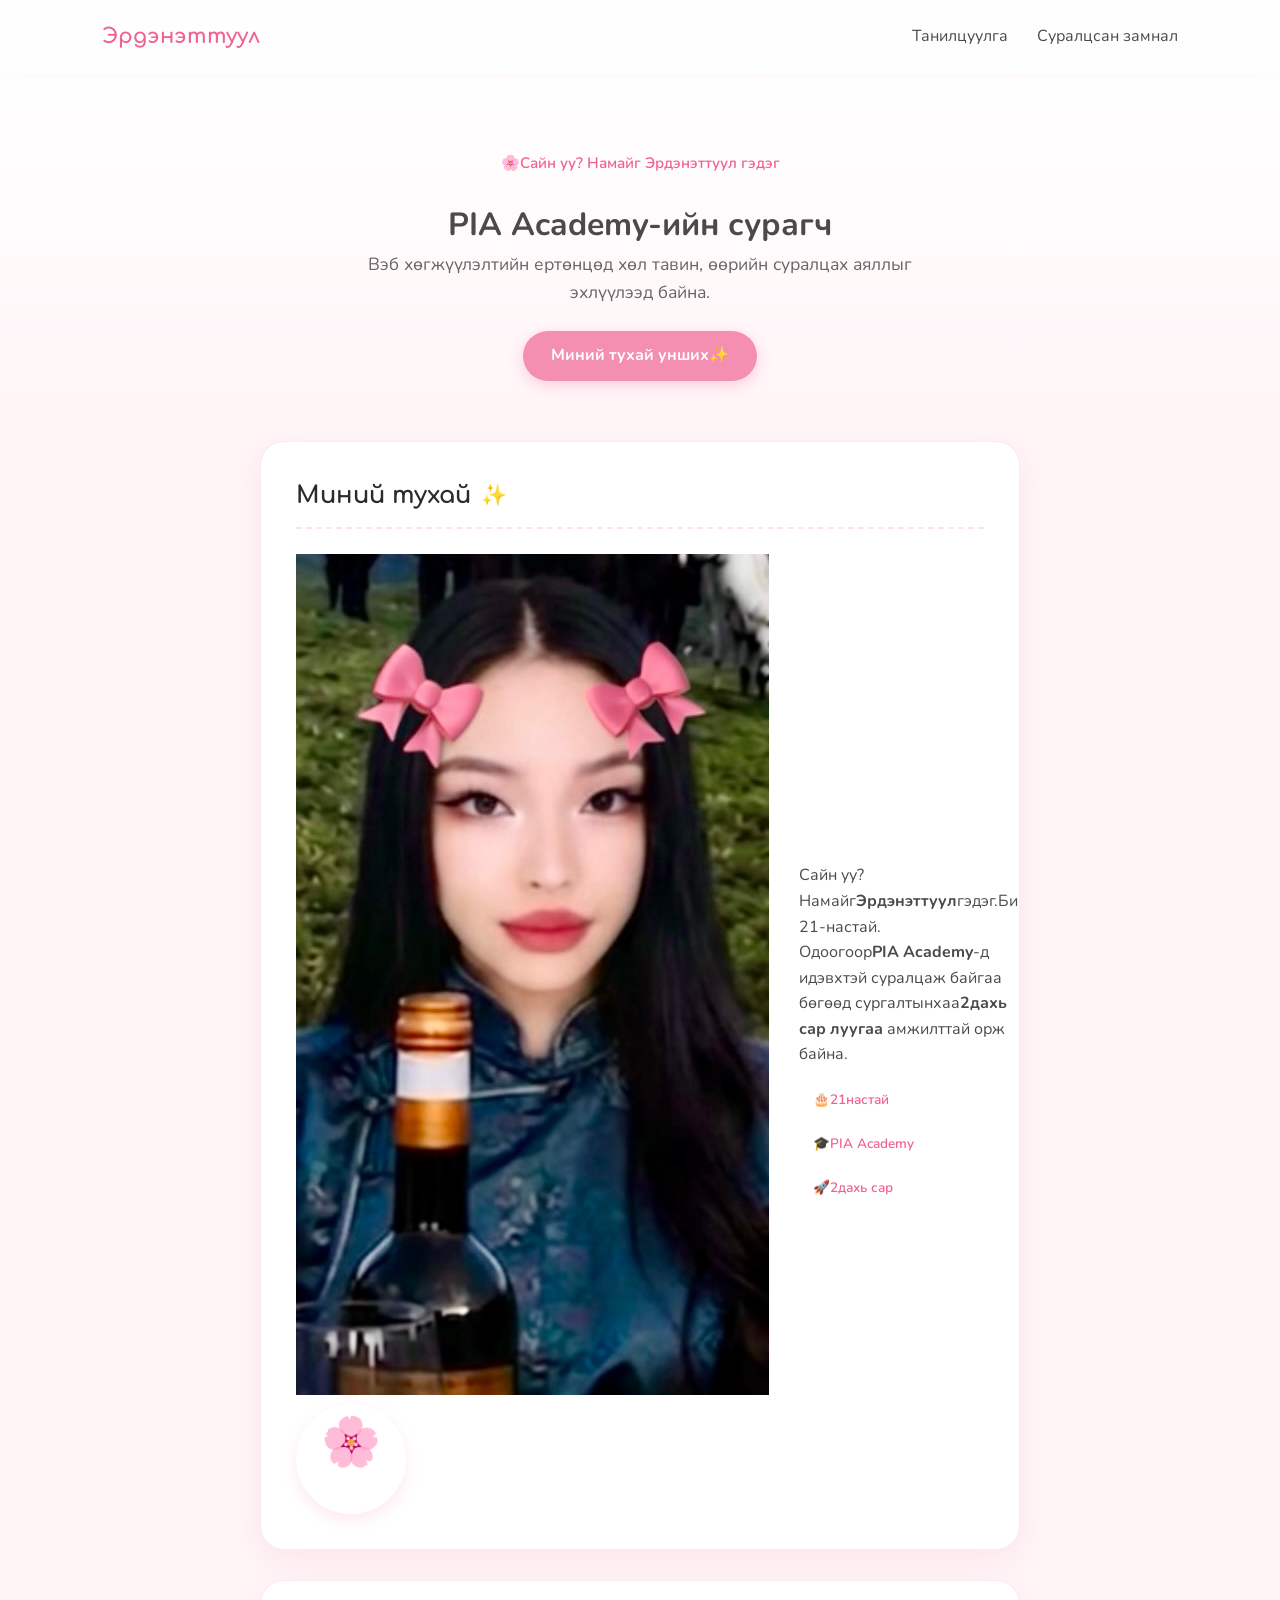
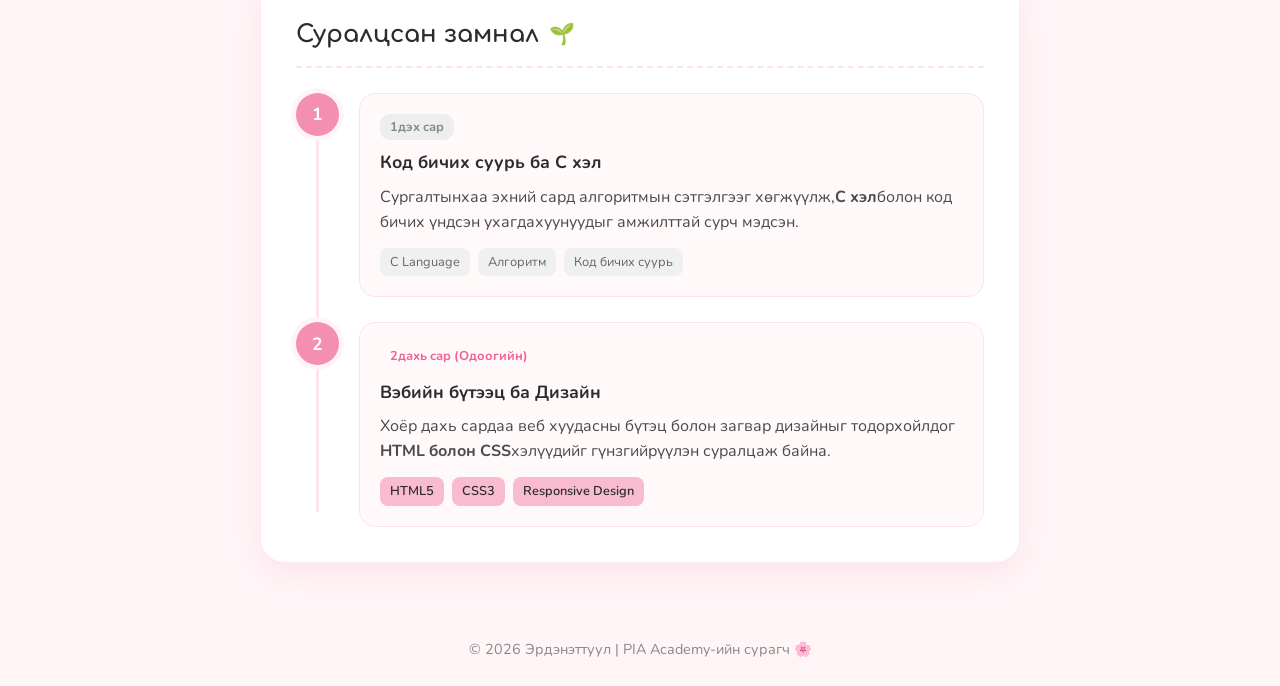
<file: Portfolio/index.html>
<!DOCTYPE html>
<html lang="en">

<head>
    <meta charset="UTF-8">
    <meta name="viewport" content="width=device-width, initial-scale=1.0">
    <title>My Portfolio</title>
    <link rel="stylesheet" href="style.css">
    <link rel="preconnect" href="https://fonts.googleapis.com">
    <link rel="preconnect" href="https://fonts.gstatic.com" crossorigin>
    <link
        href="https://fonts.googleapis.com/css2?family=Comfortaa:wght@400;600;700&family=Nunito:wght@400;600;700&display=swap"
        rel="stylesheet">
</head>

<body>

    <!-- Навигация цэс -->
    <nav class="navbar">
        <div class="logo">Эрдэнэттуул</div>
        <div class="nav-links">
            <a href="about">Танилцуулга</a>
            <a href="journey">Суралцсан замнал</a>
        </div>
    </nav>

    <!-- Үндсэн агуулга -->
    <header class="hero">
        <div class="hero-content">
            <span class="greeting-badge">🌸Сайн уу? Намайг Эрдэнэттуул гэдэг</span>
            <h1>PIA Academy-ийн сурагч</h1>
            <p>Вэб хөгжүүлэлтийн ертөнцөд хөл тавин, өөрийн суралцах аяллыг эхлүүлээд байна.</p>
            <a href="about" class="btn">Миний тухай унших✨</a>
        </div>
    </header>

    <main class="container">

        <!-- 1.Танилцуулга хэсэг -->
        <section id="about" class="card about-card">
            <div class="card-header">
                <h2>Миний тухай</h2>
                <span class="sparkle">✨</span>
            </div>
            <div class="about-grid">
                <div class="avatar-box">
                    <img src="images/profile.jpg" alt="Эрдэнэттуулын зураг" class="profile-img">
                   <div class="avatar-circle">
                        <span class="avatar-cicle">🌸</span>
                    </div>

                </div>
                <div class="about-text">
                    <p class="highligth-text">Сайн уу? Намайг<strong>Эрдэнэттуул</strong>гэдэг.Би 21-настай.</p>
                    <p>Одоогоор<strong>PIA Academy</strong>-д идэвхтэй суралцаж байгаа бөгөөд сургалтынхаа<strong>2дахь
                            сар луугаа</strong> амжилттай орж байна.</p>
                    <div class="info-tags">
                        <span class="tag">🎂21настай</span>
                        <span class="tag">🎓PIA Academy</span>
                        <span class="tag">🚀2дахь сар</span>
                    </div>
                </div>
            </div>
        </section>

        <!-- 2.Суралцсан замнал хэсэг -->
        <section id="journey" class="card journey-card">
            <div class="card-header">
                <h2>Суралцсан замнал</h2>
                <span class="sparkle">🌱</span>
            </div>

            <div class="timeline">

                <!-- 1-р сар -->
                <div class="timeline-item">
                    <div class="timeline-icon">1</div>
                    <div class="timeline-content">
                        <span class="month-badge">1дэх сар</span>
                        <h3>Код бичих суурь ба С хэл</h3>
                        <p>Сургалтынхаа эхний сард алгоритмын сэтгэлгээг хөгжүүлж,<strong>C хэл</strong>болон код бичих
                            үндсэн ухагдахуунуудыг амжилттай сурч мэдсэн.</p>
                        <div class="skills-list">
                            <span class="skill-chip">C Language</span>
                            <span class="skill-chip">Алгоритм</span>
                            <span class="skill-chip">Код бичих суурь</span>
                        </div>
                    </div>
                </div>

                <!-- 2-р сар -->
                <div class="timeline-item">
                    <div class="timeline-icon">2</div>
                    <div class="timeline-content">
                        <span class="month-badge active-month">2дахь сар (Одоогийн)</span>
                        <h3>Вэбийн бүтээц ба Дизайн</h3>
                        <p>Хоёр дахь сардаа веб хуудасны бүтэц болон загвар дизайныг тодорхойлдог <strong>HTML болон
                                CSS</strong>хэлүүдийг гүнзгийрүүлэн суралцаж байна.</p>
                        <div class="skills-list">
                            <span class="skill-chip active-chip">HTML5</span>
                            <span class="skill-chip active-chip">CSS3</span>
                            <span class="skill-chip active-chip">Responsive Design</span>
                        </div>
                    </div>
                </div>

            </div>
        </section>
    </main>

    <!-- Хөл хэсэг -->
    <footer>
        <p>© 2026 Эрдэнэттуул | PIA Academy-ийн сурагч 🌸</p>
    </footer>
</body>

</html>
</file>
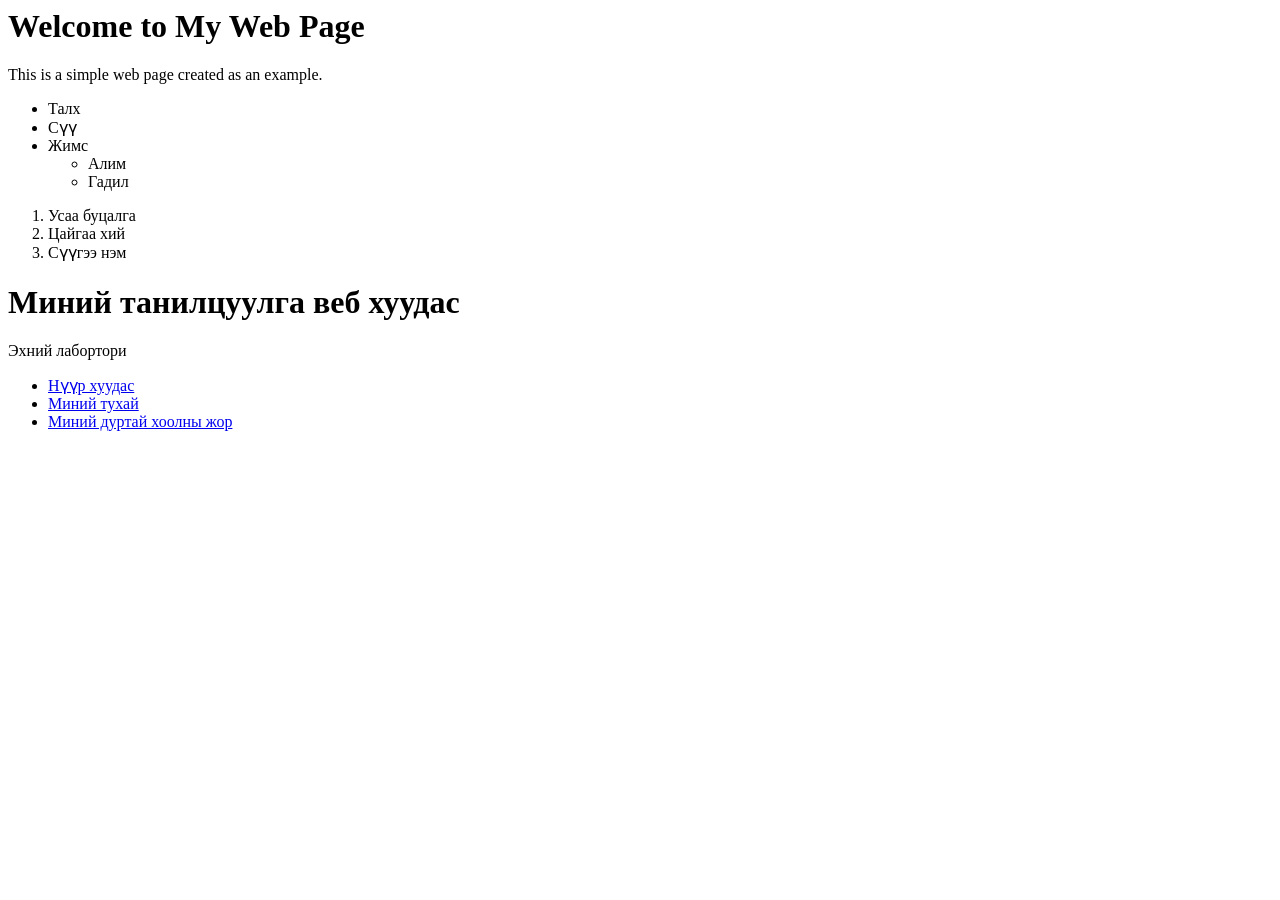
<file: web01 copy/index.html>
<html>

<head>
    <title>My Web Page</title>
    
</head>

<body>
    <h1>Welcome to My Web Page</h1>
    <p>This is a simple web page created as an example.</p>
</body>

</html>
<!--Дараалалгүй жагсаалт-->
<ul>
    <li>Талх</li>
    <li>Сүү</li>
    <li>Жимс</li>
    <ul>
        <li>Алим</li>
        <li>Гадил</li>
    </ul>
    </li>
</ul>

<!--Дугаартай жагсаалт-->
<ol>
    <li>Усаа буцалга</li>
    <li>Цайгаа хий</li>
    <li>Сүүгээ нэм</li>
</ol>
<html>

<head>
    <title>Миний веб хуудас</title>
</head>

<body>
    <h1>Миний танилцуулга веб хуудас</h1>
    <p>Эхний лабортори</p>

    <ul>
        <li>
            <a href="index.html">Нүүр хуудас</href>
        </li>
        <li>
            <a href="profile.html">Миний тухай</a>
        </li>
        <li>
            <a href="jor/menu.html">Миний дуртай хоолны жор</a>
        </li>
    </ul>
</body>
</html>
<!-- 
<html>

<head>
    <title>Д.Эрдэнэттуул</title>

</head>

<body>
    <ul>
        <li>
            <a href="index.html">Нүүр хуудас</href>
        </li>
        <li>
            <a href="profile.html">Миний тухай</a>
        </li>
        <li>
            <a href="jor/menu.html">Миний дуртай хоолны жор</a>
        </li>
    </ul>
    <h1> Миний тухай </h1>
    <p>Намайг Эрдэнэттуул гэдэг.</p>
    <p>Би PI Academy-д вэб хөгжүүлэлт сурч байгаа оюутан.</p>
    <p>Улаанбаатарт төрж өссөн бөгөөд компьютертэй танилцсан цагаасаа прогграмчлалд дуртай болсон.</p>
    <h2>Сонирхол</h>
    <p>Би чөлөөт цагаараа даам тоглож,ном уншдаг.</p>
    <p>Мөн найзуудтайгаа 7-хоног бүр сагсан бөмбөг тоглох дуртай.</p>
    <p>Сүүлийн үед веб сайтын дизайн сонирхож,дуртай сайтуудынхаа бүтцийг судалж байна.</p>
    <h2>Зорилго</h2>
    <p>Миний хамгийн чухал зорилго бол нэг жилийн дотор бие даан веб сайт бүтээдэг болох явдал.</p>
    <p>Үүний тулд өдөр бүр дор хаяж нэг цаг кодчилж,сурсан зүйлээ жижиг төсөлд болгон бататгана.</p>
</body>
</html>
<html>
<head>
    <meta chaarset="UTF-8">
    <title>Цуйван-дуртай хоолны жор</title>
</head>
<body>
    <ul>
        <li>
            <a href="index.html">Нүүр хуудас</href>
        </li>
        <li>
            <a href="profile.html">Миний тухай</a>
        </li>
        <li>
            <a href="jor/menu.html">Миний дуртай хоолны жор</a>
        </li>
    </ul>
    <h1>Цуйван</h1>
 <p>Гэр бүлийнхээ хамгийн дуртай хоол </p>
</body>
</html> -->
</file>
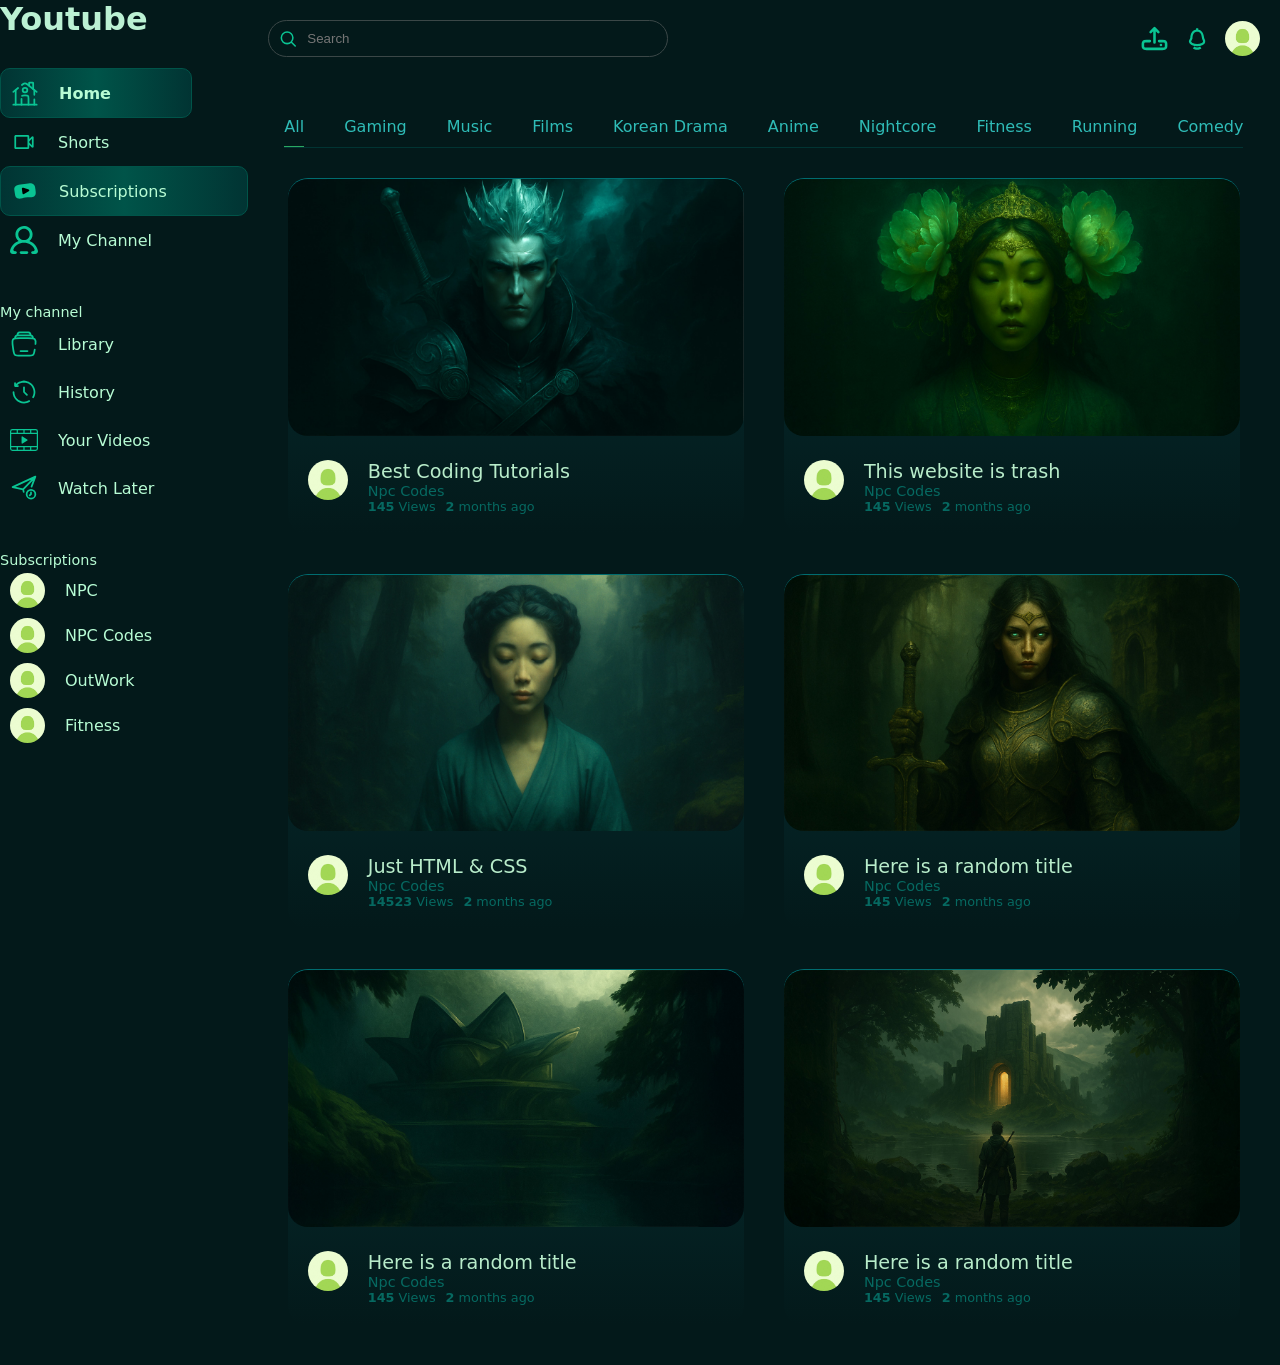
<file: Youtube/index.html>
<!DOCTYPE html>
<html lang="en">
    <head>
        <meta charset="UTF-8">
        <meta name="viewport" content="width=device-width, initial-scale=1.0">
        <title>Youtube</title>
        <link rel="stylesheet" href="style.css" />
    </head>
    <body>
        <div class="flex">
            <!--Left-->
           <div class="flex flex-column left-sidebaar">
            <a href="index.html" class="logo-color underline-none bold font-xxl mb-3"
            >Youtube</a>
        
          <div class="flex flex-column">
            <div class="flex items-center gap-2 btn-active btn">
            <!-- Home icon -->
            <svg
              width="28px"
              height="28px"
              viewBox="0 0 24 24"
              fill="none"
              xmlns="http://www.w3.org/2000/svg"
            >
              <path
                d="M22 22L2 22"
                stroke="#0ac493"
                stroke-width="1.5"
                stroke-linecap="round"
              />
              <path
                d="M2 11L6.06296 7.74968M22 11L13.8741 4.49931C12.7784 3.62279 11.2216 3.62279 10.1259 4.49931L9.34398 5.12486"
                stroke="#0ac493"
                stroke-width="1.5"
                stroke-linecap="round"
              />
              <path
                d="M15.5 5.5V3.5C15.5 3.22386 15.7239 3 16 3H18.5C18.7761 3 19 3.22386 19 3.5V8.5"
                stroke="#0ac493"
                stroke-width="1.5"
                stroke-linecap="round"
              />
              <path
                d="M4 22V9.5"
                stroke="#0ac493"
                stroke-width="1.5"
                stroke-linecap="round"
              />
              <path
                d="M20 9.5V13.5M20 22V17.5"
                stroke="#0ac493"
                stroke-width="1.5"
                stroke-linecap="round"
              />
              <path
                d="M15 22V17C15 15.5858 15 14.8787 14.5607 14.4393C14.1213 14 13.4142 14 12 14C10.5858 14 9.87868 14 9.43934 14.4393M9 22V17"
                stroke="#0ac493"
                stroke-width="1.5"
                stroke-linecap="round"
                stroke-linejoin="round"
              />
              <path
                d="M14 9.5C14 10.6046 13.1046 11.5 12 11.5C10.8954 11.5 10 10.6046 10 9.5C10 8.39543 10.8954 7.5 12 7.5C13.1046 7.5 14 8.39543 14 9.5Z"
                stroke="#0ac493"
                stroke-width="1.5"
              />
            </svg>
            <a href="" class="sidebar-color underline-none text-active">Home</a>
          </div>

          <div class="flex flex-column">
            <div class="flex items-center gap-2 btn">
              <!-- Shorts icon -->
              <svg
                width="28px"
                height="28px"
                viewBox="0 0 24 24"
                fill="none"
                xmlns="http://www.w3.org/2000/svg"
              >
                <path
                  fill-rule="evenodd"
                  clip-rule="evenodd"
                  d="M4.5 6L3.75 6.75V17.25L4.5 18H15.75L16.5 17.25V14.5606L18.9697 17.0303L20.2501 16.5V7.5L18.9697 6.96967L16.5 9.4394V6.75L15.75 6H4.5ZM16.5 11.5607V12.4393L18.7501 14.6893V9.31066L16.5 11.5607ZM5.25 16.5V7.5H15V16.5H5.25Z"
                  fill="#0ac493"
                />
              </svg>
              <a href="" class="sidebar-color underline-none">Shorts</a>
            </div>

            <div class="flex flex-column">
                 <div class="flex items-center gap-2 btn-active btn">
                    <!-- Subscriptions icon -->
                       
                <svg
                  width="28px"
                  height="28px"
                  viewBox="0 0 192 192"
                  xmlns="http://www.w3.org/2000/svg"
                  preserveAspectRatio="xMidYMid"
                  style="display: block"
                >
                  <g
                    transform="matrix(7.83738 0 0 6.96095 1.899 12.469)"
                    style="
                      fill: none;
                      stroke: none;
                      stroke-width: 1.62466;
                      stroke-dasharray: none;
                      stroke-opacity: 1;
                    "
                  >
                    <path
                      fill="#0ac493"
                      d="M21.39 13.19v-.22c-.01-.86-.5-5-.78-5.74-.32-.85-.76-1.5-1.31-1.91-.9-.67-1.66-.82-2.6-.84h-.02c-.4 0-3.01.32-5.2.62-2.2.3-4.95.7-5.6.94-.9.33-1.62.77-2.19 1.33-1.05 1.04-1.18 2.11-1.04 3.51.1 1.09.69 5.37 1.02 6.35.45 1.32 1.33 2.12 2.47 2.24.28.03.55.05.82.05 1 0 1.8-.21 2.72-.46 1.45-.39 3.25-.87 6.97-.87h.11c.91 0 3.14-.2 4.16-2.07.52-1 .49-2.21.47-2.93z"
                    />
                    <path
                      fill="#000000"
                      d="M11.59 14.76c-.48.36-.8.45-1.01.45a.54.54 0 0 1-.3-.08c-.34-.18-.42-.61-.5-1.2l-.01-.1c-.04-.31-.26-2.1-.38-3.16l-.09-.73c-.04-.28-.1-.75.24-1 .32-.23.75-.09.96-.03.53.17 3.6 1.23 4.59 1.73.21.09.67.28.68.83.01.5-.38.74-.53.82z"
                    />
                  </g>
                </svg>
                <a href="" class="sidebar-color underline-none"
                  >Subscriptions</a
                >
              </div>

               <div class="flex flex-column">
                <div class="flex items-center gap-2 btn">
                  <!-- My Channel icon -->
                  <?xml version="1.0" encoding="UTF-8" standalone="no"?>
                  <!-- Uploaded to: SVG Repo, www.svgrepo.com, Generator: SVG Repo Mixer Tools -->
                  <svg
                    width="28px"
                    height="28px"
                    viewBox="0 0 20 20"
                    version="1.1"
                    xmlns="http://www.w3.org/2000/svg"
                    xmlns:xlink="http://www.w3.org/1999/xlink"
                  >
                    <title>profile_round [#1346]</title>
                    <desc>Created with Sketch.</desc>
                    <defs></defs>
                    <g
                      id="Page-1"
                      stroke="none"
                      stroke-width="1"
                      fill="none"
                      fill-rule="evenodd"
                    >
                      <g
                        id="Dribbble-Light-Preview"
                        transform="translate(-380.000000, -2119.000000)"
                        fill="#0ac493"
                      >
                        <g
                          id="icons"
                          transform="translate(56.000000, 160.000000)"
                        >
                          <path
                            d="M338.083123,1964.99998 C338.083123,1962.79398 336.251842,1960.99998 334,1960.99998 C331.748158,1960.99998 329.916877,1962.79398 329.916877,1964.99998 C329.916877,1967.20599 331.748158,1968.99999 334,1968.99999 C336.251842,1968.99999 338.083123,1967.20599 338.083123,1964.99998 M341.945758,1979 L340.124685,1979 C339.561214,1979 339.103904,1978.552 339.103904,1978 C339.103904,1977.448 339.561214,1977 340.124685,1977 L340.5626,1977 C341.26898,1977 341.790599,1976.303 341.523154,1975.662 C340.286989,1972.69799 337.383888,1970.99999 334,1970.99999 C330.616112,1970.99999 327.713011,1972.69799 326.476846,1975.662 C326.209401,1976.303 326.73102,1977 327.4374,1977 L327.875315,1977 C328.438786,1977 328.896096,1977.448 328.896096,1978 C328.896096,1978.552 328.438786,1979 327.875315,1979 L326.054242,1979 C324.778266,1979 323.773818,1977.857 324.044325,1976.636 C324.787453,1973.27699 327.107688,1970.79799 330.163906,1969.67299 C328.769519,1968.57399 327.875315,1966.88999 327.875315,1964.99998 C327.875315,1961.44898 331.023403,1958.61898 334.733941,1959.04198 C337.422678,1959.34798 339.650022,1961.44698 340.05323,1964.06998 C340.400296,1966.33099 339.456073,1968.39599 337.836094,1969.67299 C340.892312,1970.79799 343.212547,1973.27699 343.955675,1976.636 C344.226182,1977.857 343.221734,1979 341.945758,1979 M337.062342,1978 C337.062342,1978.552 336.605033,1979 336.041562,1979 L331.958438,1979 C331.394967,1979 330.937658,1978.552 330.937658,1978 C330.937658,1977.448 331.394967,1977 331.958438,1977 L336.041562,1977 C336.605033,1977 337.062342,1977.448 337.062342,1978"
                            id="profile_round-[#1346]"
                          ></path>
                        </g>
                      </g>
                    </g>
                  </svg>
                  <a href="" class="sidebar-color underline-none">My Channel</a>
                </div>
              </div>
              <!-- /inner flex-column -->
            </div>
            <!-- /flex-column (subscriptions group) -->
          </div>
          <!-- /flex-column (shorts group) -->
        </div>
        <!-- /flex-column (main nav) -->

        <div class="flex flex-column mt-4">
          <p class="sidebar-color underline-none font-sm">My channel</p>

          <div class="flex items-center gap-2 btn">
            <!-- Library -->
            <?xml version="1.0" encoding="utf-8"?><!-- Uploaded to: SVG Repo, www.svgrepo.com, Generator: SVG Repo Mixer Tools -->
            <svg
              width="28px"
              height="28px"
              viewBox="0 0 24 24"
              fill="none"
              xmlns="http://www.w3.org/2000/svg"
            >
              <path
                d="M19.5617 7C19.7904 5.69523 18.7863 4.5 17.4617 4.5H6.53788C5.21323 4.5 4.20922 5.69523 4.43784 7"
                stroke="#0ac493"
                stroke-width="1.5"
              />
              <path
                d="M17.4999 4.5C17.5283 4.24092 17.5425 4.11135 17.5427 4.00435C17.545 2.98072 16.7739 2.12064 15.7561 2.01142C15.6497 2 15.5194 2 15.2588 2H8.74099C8.48035 2 8.35002 2 8.24362 2.01142C7.22584 2.12064 6.45481 2.98072 6.45704 4.00434C6.45727 4.11135 6.47146 4.2409 6.49983 4.5"
                stroke="#0ac493"
                stroke-width="1.5"
              />
              <path
                d="M15 18H9"
                stroke="#0ac493"
                stroke-width="1.5"
                stroke-linecap="round"
              />
              <path
                d="M21.1935 16.793C20.8437 19.2739 20.6689 20.5143 19.7717 21.2572C18.8745 22 17.5512 22 14.9046 22H9.09536C6.44881 22 5.12553 22 4.22834 21.2572C3.33115 20.5143 3.15626 19.2739 2.80648 16.793L2.38351 13.793C1.93748 10.6294 1.71447 9.04765 2.66232 8.02383C3.61017 7 5.29758 7 8.67239 7H15.3276C18.7024 7 20.3898 7 21.3377 8.02383C22.0865 8.83268 22.1045 9.98979 21.8592 12"
                stroke="#0ac493"
                stroke-width="1.5"
                stroke-linecap="round"
              />
            </svg>
            <a href="" class="sidebar-color underline-none">Library</a>
          </div>

          <div class="flex items-center gap-2 btn">
            <!-- History -->
            <?xml version="1.0" encoding="utf-8"?><!-- Uploaded to: SVG Repo, www.svgrepo.com, Generator: SVG Repo Mixer Tools -->
            <svg
              width="28px"
              height="28px"
              viewBox="0 0 24 24"
              fill="none"
              xmlns="http://www.w3.org/2000/svg"
            >
              <path
                d="M12 8V12L14.5 14.5"
                stroke="#0ac493"
                stroke-width="1.5"
                stroke-linecap="round"
                stroke-linejoin="round"
              />
              <path
                d="M5.60423 5.60423L5.0739 5.0739V5.0739L5.60423 5.60423ZM4.33785 6.87061L3.58786 6.87438C3.58992 7.28564 3.92281 7.61853 4.33408 7.6206L4.33785 6.87061ZM6.87963 7.63339C7.29384 7.63547 7.63131 7.30138 7.63339 6.88717C7.63547 6.47296 7.30138 6.13549 6.88717 6.13341L6.87963 7.63339ZM5.07505 4.32129C5.07296 3.90708 4.7355 3.57298 4.32129 3.57506C3.90708 3.57715 3.57298 3.91462 3.57507 4.32882L5.07505 4.32129ZM3.75 12C3.75 11.5858 3.41421 11.25 3 11.25C2.58579 11.25 2.25 11.5858 2.25 12H3.75ZM16.8755 20.4452C17.2341 20.2378 17.3566 19.779 17.1492 19.4204C16.9418 19.0619 16.483 18.9393 16.1245 19.1468L16.8755 20.4452ZM19.1468 16.1245C18.9393 16.483 19.0619 16.9418 19.4204 17.1492C19.779 17.3566 20.2378 17.2341 20.4452 16.8755L19.1468 16.1245ZM5.14033 5.07126C4.84598 5.36269 4.84361 5.83756 5.13505 6.13191C5.42648 6.42626 5.90134 6.42862 6.19569 6.13719L5.14033 5.07126ZM18.8623 5.13786C15.0421 1.31766 8.86882 1.27898 5.0739 5.0739L6.13456 6.13456C9.33366 2.93545 14.5572 2.95404 17.8017 6.19852L18.8623 5.13786ZM5.0739 5.0739L3.80752 6.34028L4.86818 7.40094L6.13456 6.13456L5.0739 5.0739ZM4.33408 7.6206L6.87963 7.63339L6.88717 6.13341L4.34162 6.12062L4.33408 7.6206ZM5.08784 6.86684L5.07505 4.32129L3.57507 4.32882L3.58786 6.87438L5.08784 6.86684ZM12 3.75C16.5563 3.75 20.25 7.44365 20.25 12H21.75C21.75 6.61522 17.3848 2.25 12 2.25V3.75ZM12 20.25C7.44365 20.25 3.75 16.5563 3.75 12H2.25C2.25 17.3848 6.61522 21.75 12 21.75V20.25ZM16.1245 19.1468C14.9118 19.8483 13.5039 20.25 12 20.25V21.75C13.7747 21.75 15.4407 21.2752 16.8755 20.4452L16.1245 19.1468ZM20.25 12C20.25 13.5039 19.8483 14.9118 19.1468 16.1245L20.4452 16.8755C21.2752 15.4407 21.75 13.7747 21.75 12H20.25ZM6.19569 6.13719C7.68707 4.66059 9.73646 3.75 12 3.75V2.25C9.32542 2.25 6.90113 3.32791 5.14033 5.07126L6.19569 6.13719Z"
                fill="#0ac493"
              />
            </svg>
            <a href="" class="sidebar-color underline-none">History</a>
          </div>

          <div class="flex items-center gap-2 btn">
            <!-- Your Videos -->
            <?xml version="1.0" encoding="utf-8"?><!-- Uploaded to: SVG Repo, www.svgrepo.com, Generator: SVG Repo Mixer Tools -->
            <svg
              fill="#0ac493"
              width="28px"
              height="28px"
              viewBox="0 -5 46 46"
              xmlns="http://www.w3.org/2000/svg"
            >
              <path
                id="_23.Videos"
                data-name="23.Videos"
                d="M43,42H5a4,4,0,0,1-4-4V10A4,4,0,0,1,5,6H43a4,4,0,0,1,4,4V38A4,4,0,0,1,43,42ZM12,8H5a2,2,0,0,0-2,2v2h9ZM23,8H14v4h9ZM34,8H25v4h9Zm11,2a2,2,0,0,0-2-2H36v4h9Zm0,4H3V34H45Zm0,22H36v4H34V36H25v4H23V36H14v4H12V36H3v2a2,2,0,0,0,2,2H43a2,2,0,0,0,2-2ZM21.621,29.765A.987.987,0,0,1,21,30a1,1,0,0,1-1-1V19a1,1,0,0,1,1-1,.978.978,0,0,1,.563.2l7.771,4.872a.974.974,0,0,1,.261,1.715Z"
                transform="translate(-1 -6)"
                fill-rule="evenodd"
              />
            </svg>
            <a href="" class="sidebar-color underline-none">Your Videos</a>
          </div>

          <div class="flex items-center gap-2 btn">
            <!-- Watch Later -->
            <?xml version="1.0" encoding="utf-8"?><!-- Uploaded to: SVG Repo, www.svgrepo.com, Generator: SVG Repo Mixer Tools -->
            <svg
              width="28px"
              height="28px"
              viewBox="0 0 32 32"
              xmlns="http://www.w3.org/2000/svg"
              fill="none"
            >
              <circle
                cx="24"
                cy="23"
                r="5"
                stroke="#0ac493"
                stroke-linecap="round"
                stroke-linejoin="round"
                stroke-width="2"
              />
              <path
                stroke="#0ac493"
                stroke-linecap="round"
                stroke-linejoin="round"
                stroke-width="2"
                d="M24 21v2l-1.5 1.5M29 3L3 15l12 2.5M29 3L15 17.5M29 3l-4.375 11.375M15 17.5l.625 2.875"
              />
            </svg>
            <a href="" class="sidebar-color underline-none">Watch Later</a>
          </div>
        </div>

        <div class="flex flex-column mt-4">
          <p class="sidebar-color underline-none font-sm">Subscriptions</p>

          <div class="flex items-center gap-2 profile-container">
            <img src="images/profile.jpg" alt="" class="small-profile" />
            <a href="" class="sidebar-color underline-none">NPC</a>
          </div>
          <div class="flex items-center gap-2 profile-container">
            <img src="images/profile.jpg" alt="" class="small-profile" />
            <a href="" class="sidebar-color underline-none">NPC Codes</a>
          </div>
          <div class="flex items-center gap-2 profile-container">
            <img src="images/profile.jpg" alt="" class="small-profile" />
            <a href="" class="sidebar-color underline-none">OutWork</a>
          </div>
          <div class="flex items-center gap-2 profile-container">
            <img src="images/profile.jpg" alt="" class="small-profile" />
            <a href="" class="sidebar-color underline-none">Fitness</a>
          </div>
        </div>
      </div>

      <!-- Right -->
      <div class="right-sidebar">
        <!--Top-->
        <div>
          <!--Search-->
          <div class="flex justify-between topbar-container">
            <div class="search-container">
              <?xml version="1.0" encoding="utf-8"?><!-- Uploaded to: SVG Repo, www.svgrepo.com, Generator: SVG Repo Mixer Tools -->
              <svg
                width="20px"
                height="20px"
                viewBox="0 0 24 24"
                fill="none"
                xmlns="http://www.w3.org/2000/svg"
              >
                <path
                  d="M15.7955 15.8111L21 21M18 10.5C18 14.6421 14.6421 18 10.5 18C6.35786 18 3 14.6421 3 10.5C3 6.35786 6.35786 3 10.5 3C14.6421 3 18 6.35786 18 10.5Z"
                  stroke="#0ac493"
                  stroke-width="2"
                  stroke-linecap="round"
                  stroke-linejoin="round"
                />
              </svg>
              <input
                type="text"
                name="search"
                id="search"
                placeholder="Search"
                class="search-input"
              />
            </div>

            <!--Right Section-->
            <div class="flex items-center gap-1">
              <?xml version="1.0" encoding="utf-8"?><!-- Uploaded to: SVG Repo, www.svgrepo.com, Generator: SVG Repo Mixer Tools -->
              <svg
                width="31px"
                height="31px"
                viewBox="0 0 24 24"
                fill="none"
                xmlns="http://www.w3.org/2000/svg"
              >
                <path
                  d="M17 17H17.01M15.6 14H18C18.9319 14 19.3978 14 19.7654 14.1522C20.2554 14.3552 20.6448 14.7446 20.8478 15.2346C21 15.6022 21 16.0681 21 17C21 17.9319 21 18.3978 20.8478 18.7654C20.6448 19.2554 20.2554 19.6448 19.7654 19.8478C19.3978 20 18.9319 20 18 20H6C5.06812 20 4.60218 20 4.23463 19.8478C3.74458 19.6448 3.35523 19.2554 3.15224 18.7654C3 18.3978 3 17.9319 3 17C3 16.0681 3 15.6022 3.15224 15.2346C3.35523 14.7446 3.74458 14.3552 4.23463 14.1522C4.60218 14 5.06812 14 6 14H8.4M12 15V4M12 4L15 7M12 4L9 7"
                  stroke="#0ac493"
                  stroke-width="2"
                  stroke-linecap="round"
                  stroke-linejoin="round"
                />
              </svg>
              <?xml version="1.0" encoding="utf-8"?><!-- Uploaded to: SVG Repo, www.svgrepo.com, Generator: SVG Repo Mixer Tools -->
              <svg
                width="35px"
                height="35px"
                viewBox="0 0 24 24"
                fill="none"
                xmlns="http://www.w3.org/2000/svg"
              >
                <path
                  d="M7.81269 11.805L8.48873 12.1298C8.53741 12.0284 8.56269 11.9174 8.56269 11.805H7.81269ZM6.82501 13.861L6.14897 13.5362C6.08961 13.6598 6.06525 13.7973 6.07855 13.9338L6.82501 13.861ZM8.24851 15.73L8.56851 15.0517C8.54848 15.0422 8.52805 15.0337 8.50727 15.0261L8.24851 15.73ZM11.7644 16.53L11.7601 17.28L11.7686 17.28L11.7644 16.53ZM15.2802 15.73L14.9707 15.0468L14.9602 15.0517L15.2802 15.73ZM16.3264 14.916L16.9113 15.3855C16.9407 15.3489 16.9666 15.3096 16.9886 15.2681L16.3264 14.916ZM16.2094 12.833L15.5231 13.1354C15.542 13.1783 15.5649 13.2194 15.5914 13.258L16.2094 12.833ZM15.6449 10.664L16.3915 10.593C16.3907 10.5849 16.3898 10.5768 16.3888 10.5687L15.6449 10.664ZM11.7644 19L11.754 19.7499C11.7609 19.75 11.7678 19.75 11.7747 19.7499L11.7644 19ZM11.7634 5.897C10.1522 5.897 8.93413 6.59555 8.14766 7.73144C7.38524 8.8326 7.06269 10.2897 7.06269 11.805H8.56269C8.56269 10.4733 8.85049 9.3514 9.38091 8.58531C9.88729 7.85395 10.6446 7.397 11.7634 7.397V5.897ZM7.13665 11.4802L6.14897 13.5362L7.50105 14.1858L8.48873 12.1298L7.13665 11.4802ZM6.07855 13.9338C6.18878 15.0647 6.92546 16.0427 7.98975 16.4339L8.50727 15.0261C7.99879 14.8391 7.62744 14.3624 7.57147 13.7882L6.07855 13.9338ZM7.92852 16.4083C9.12988 16.9751 10.4363 17.2725 11.7601 17.28L11.7686 15.78C10.6642 15.7738 9.57324 15.5257 8.56851 15.0517L7.92852 16.4083ZM11.7686 17.28C13.0925 17.2725 14.3988 16.9751 15.6002 16.4083L14.9602 15.0517C13.9555 15.5257 12.8645 15.7738 11.7601 15.78L11.7686 17.28ZM15.5897 16.4132C16.1041 16.1801 16.5564 15.8276 16.9113 15.3855L15.7415 14.4465C15.5324 14.7071 15.2681 14.9121 14.9707 15.0468L15.5897 16.4132ZM16.9886 15.2681C17.4707 14.3614 17.4092 13.254 16.8273 12.408L15.5914 13.258C15.8552 13.6415 15.8844 14.1496 15.6642 14.5639L16.9886 15.2681ZM16.8957 12.5306C16.6257 11.9178 16.4553 11.2632 16.3915 10.593L14.8982 10.735C14.9771 11.5644 15.1881 12.3752 15.5231 13.1354L16.8957 12.5306ZM16.3888 10.5687C16.2291 9.32169 15.8062 8.15798 15.0356 7.29412C14.247 6.41001 13.1429 5.897 11.7634 5.897V7.397C12.7365 7.397 13.426 7.74299 13.9163 8.29263C14.4246 8.86252 14.7662 9.70731 14.9009 10.7593L16.3888 10.5687ZM12.5134 6.647V5H11.0134V6.647H12.5134ZM8.85395 18.7845C9.70153 19.3981 10.7125 19.7355 11.754 19.7499L11.7747 18.2501C11.0449 18.24 10.3332 18.0036 9.73348 17.5695L8.85395 18.7845ZM11.7747 19.7499C12.8162 19.7355 13.8272 19.3981 14.6748 18.7845L13.7952 17.5695C13.1955 18.0036 12.4839 18.24 11.754 18.2501L11.7747 19.7499Z"
                  fill="#0ac493"
                />
              </svg>
              <img src="images/profile.jpg" alt="" class="small-profile" />
            </div>
          </div>

          <!--Right Navbar-->
          <div class="flex justify-center mt-4">
            <div class="border-bottom-1 flex gap-4 category-container">
              <a
                href=""
                class="text-links underline-none pb-1 block selected-category"
                >All</a
              >
              <a href="" class="text-links underline-none pb-1 block">Gaming</a>
              <a href="" class="text-links underline-none pb-1 block">Music</a>
              <a href="" class="text-links underline-none pb-1 block">Films</a>
              <a href="" class="text-links underline-none pb-1 block"
                >Korean Drama</a
              >
              <a href="" class="text-links underline-none pb-1 block">Anime</a>
              <a href="" class="text-links underline-none pb-1 block"
                >Nightcore</a
              >
              <a href="" class="text-links underline-none pb-1 block"
                >Fitness</a
              >
              <a href="" class="text-links underline-none pb-1 block"
                >Running</a
              >
              <a href="" class="text-links underline-none pb-1 block">Comedy</a>
            </div>
          </div>

          <!--Videos-->

          <div class="card-container">
            <!--Card-->
            <div class="card">
              <img src="images/thumb1.jpg" alt="" class="card-video" />
              <div class="flex gap-2 card-information">
                <div>
                  <img src="images/profile.jpg" alt="" class="card-profile" />
                </div>
                <div>
                  <p class="card-title">Best Coding Tutorials</p>
                  <p class="card-channel">Npc Codes</p>
                  <div class="flex gap-1">
                    <p class="card-views"><strong>145</strong> Views</p>
                    <p class="card-time"><strong>2</strong> months ago</p>
                  </div>
                </div>
              </div>
            </div>

            <!--Card-->
            <div class="card">
              <img src="images/thumb2.jpg" alt="" class="card-video" />
              <div class="flex gap-2 card-information">
                <div>
                  <img src="images/profile.jpg" alt="" class="card-profile" />
                </div>
                <div>
                  <p class="card-title">This website is trash</p>
                  <p class="card-channel">Npc Codes</p>
                  <div class="flex gap-1">
                    <p class="card-views"><strong>145</strong> Views</p>
                    <p class="card-time"><strong>2</strong> months ago</p>
                  </div>
                </div>
              </div>
            </div>

            <!--Card-->
            <div class="card">
              <img src="images/thumb3.jpg" alt="" class="card-video" />
              <div class="flex gap-2 card-information">
                <div>
                  <img src="images/profile.jpg" alt="" class="card-profile" />
                </div>
                <div>
                  <p class="card-title">Just HTML & CSS</p>
                  <p class="card-channel">Npc Codes</p>
                  <div class="flex gap-1">
                    <p class="card-views"><strong>14523</strong> Views</p>
                    <p class="card-time"><strong>2</strong> months ago</p>
                  </div>
                </div>
              </div>
            </div>

            <div class="card">
              <img src="images/thumb4.jpg" alt="" class="card-video" />
              <div class="flex gap-2 card-information">
                <div>
                  <img src="images/profile.jpg" alt="" class="card-profile" />
                </div>
                <div>
                  <p class="card-title">Here is a random title</p>
                  <p class="card-channel">Npc Codes</p>
                  <div class="flex gap-1">
                    <p class="card-views"><strong>145</strong> Views</p>
                    <p class="card-time"><strong>2</strong> months ago</p>
                  </div>
                </div>
              </div>
            </div>

            <div class="card">
              <img src="images/thumb5.jpg" alt="" class="card-video" />
              <div class="flex gap-2 card-information">
                <div>
                  <img src="images/profile.jpg" alt="" class="card-profile" />
                </div>
                <div>
                  <p class="card-title">Here is a random title</p>
                  <p class="card-channel">Npc Codes</p>
                  <div class="flex gap-1">
                    <p class="card-views"><strong>145</strong> Views</p>
                    <p class="card-time"><strong>2</strong> months ago</p>
                  </div>
                </div>
              </div>
            </div>

            <div class="card">
              <img src="images/thumb6.jpg" alt="" class="card-video" />
              <div class="flex gap-2 card-information">
                <div>
                  <img src="images/profile.jpg" alt="" class="card-profile" />
                </div>
                <div>
                  <p class="card-title">Here is a random title</p>
                  <p class="card-channel">Npc Codes</p>
                  <div class="flex gap-1">
                    <p class="card-views"><strong>145</strong> Views</p>
                    <p class="card-time"><strong>2</strong> months ago</p>
                  </div>
                </div>
              </div>
            </div>
          </div>
        </div>
      </div>
    </div>
  </body>
</html>
</file>
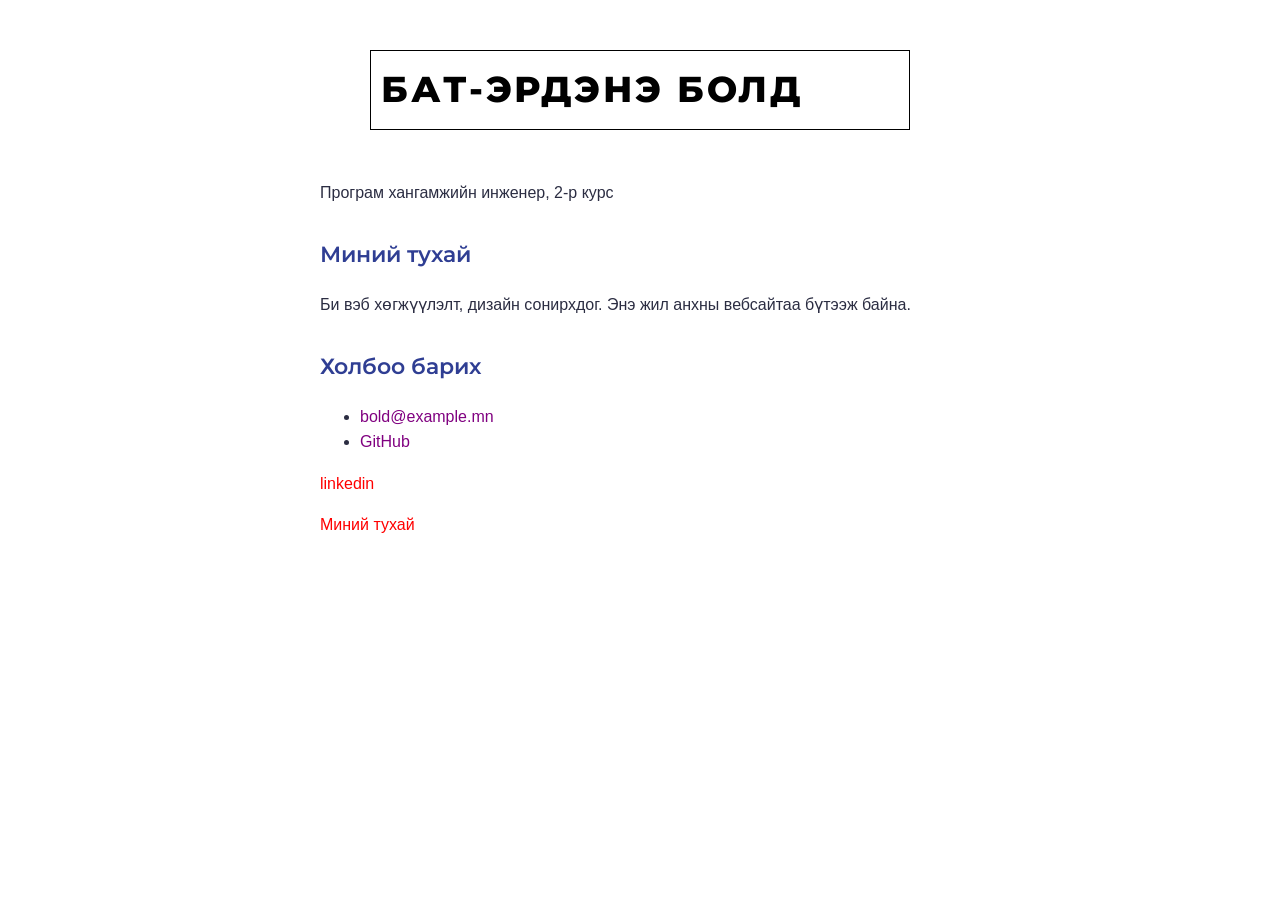
<file: CSS-1/01-neriin-huudas/index.html>
<!DOCTYPE html>
<html lang="mn">
<head>
  <meta charset="UTF-8">
  <meta name="viewport" content="width=device-width, initial-scale=1.0">
  <title>Бат-Эрдэнэ Болд — Нэрийн хуудас</title>
  <link rel="preconnect" href="https://fonts.googleapis.com">
  <link rel="preconnect" href="https://fonts.gstatic.com" crossorigin>
  <link href="https://fonts.googleapis.com/css2?family=Montserrat:wght@600;800&display=swap" rel="stylesheet">
  <link rel="stylesheet" href="style.css">
    <!-- tets -->
  <style> 
    p a{
      color:red;
    }
    .linkendin a{
      color:blue;

    }
  </style>
</head>
<body>
  <header>
    <h1 style="color:black;border:1px solid black;padding:10px; margin: 50px;">Бат-Эрдэнэ Болд</h1>
    <p class="role">Програм хангамжийн инженер, 2-р курс</p>
  </header>
  <main>
    <h2>Миний тухай</h2>
    <p>Би вэб хөгжүүлэлт, дизайн сонирхдог. Энэ жил
       анхны вебсайтаа бүтээж байна.</p>
    <h2>Холбоо барих</h2>
    <ul>
      <li><a href="mailto:bold@example.mn">bold@example.mn</a></li>
      <li><a href="https://github.com">GitHub</a></li>
    </ul>
    <p>
      <a href="https://ww.linkedin.com">linkedin</a>
    </p>
    <p>
      <a href="about">Миний тухай</a>
    </p>
  </main>
</body>
</html>
</file>
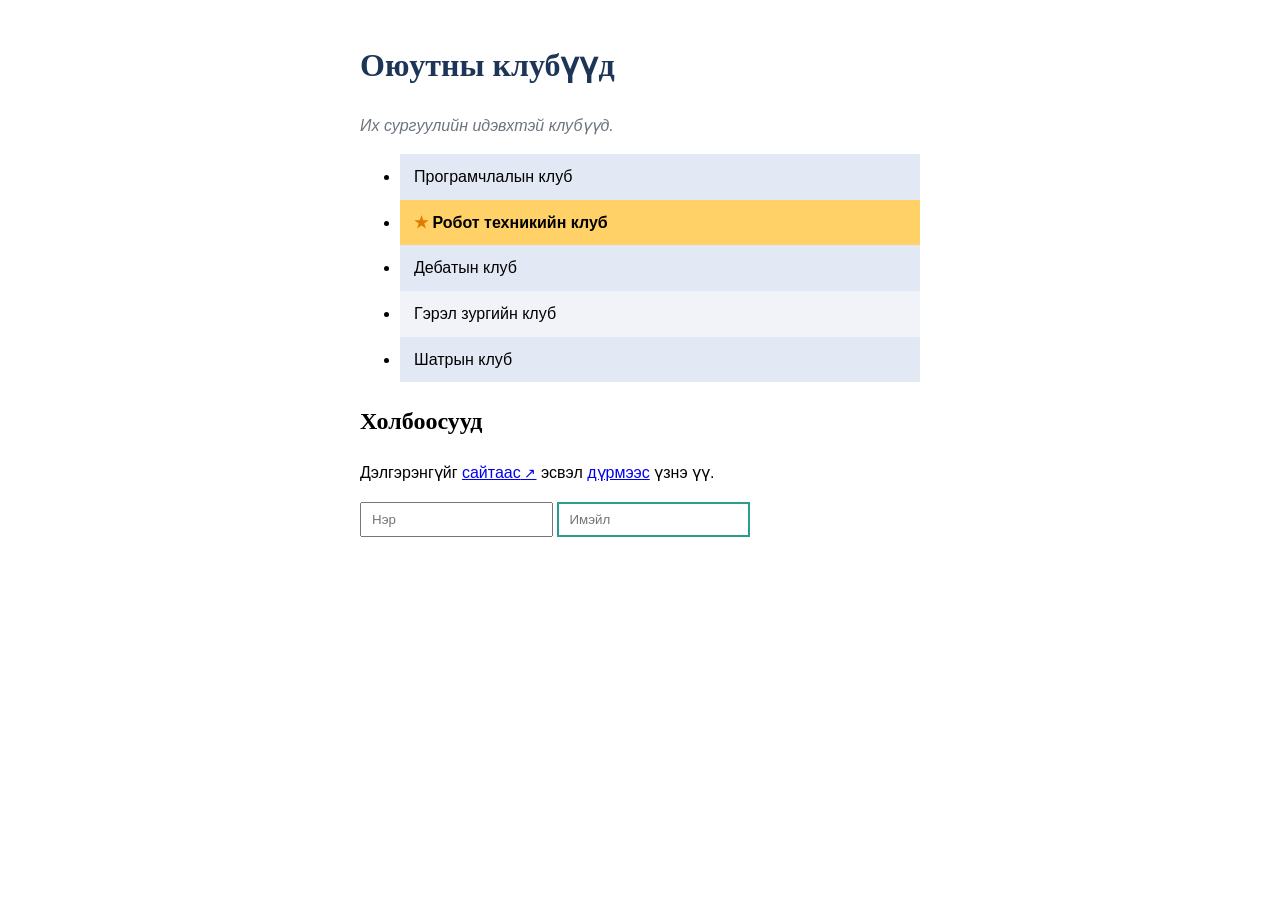
<file: CSS-1/02-klub/index.html>
<!DOCTYPE html>
<html lang="mn">
<head>
  <meta charset="UTF-8">
  <meta name="viewport" content="width=device-width, initial-scale=1.0">
  <title>Оюутны клубүүд</title>
  <link rel="stylesheet" href="style.css">
</head>
<body>
  <h1 id="title">Оюутны клубүүд</h1>
  <p class="intro">Их сургуулийн идэвхтэй клубүүд.</p>
  <ul class="clubs">
    <li>Програмчлалын клуб</li>
    <li class="featured">Робот техникийн клуб</li>
    <li>Дебатын клуб</li>
    <li>Гэрэл зургийн клуб</li>
    <li>Шатрын клуб</li>
  </ul>
  <h2>Холбоосууд</h2>
  <p>Дэлгэрэнгүйг <a href="https://www.num.edu.mn">сайтаас</a>
     эсвэл <a href="rules.html">дүрмээс</a> үзнэ үү.</p>
  <form>
    <input type="text" placeholder="Нэр">
    <input type="email" placeholder="Имэйл">
  </form>
</body>
</html>
</file>
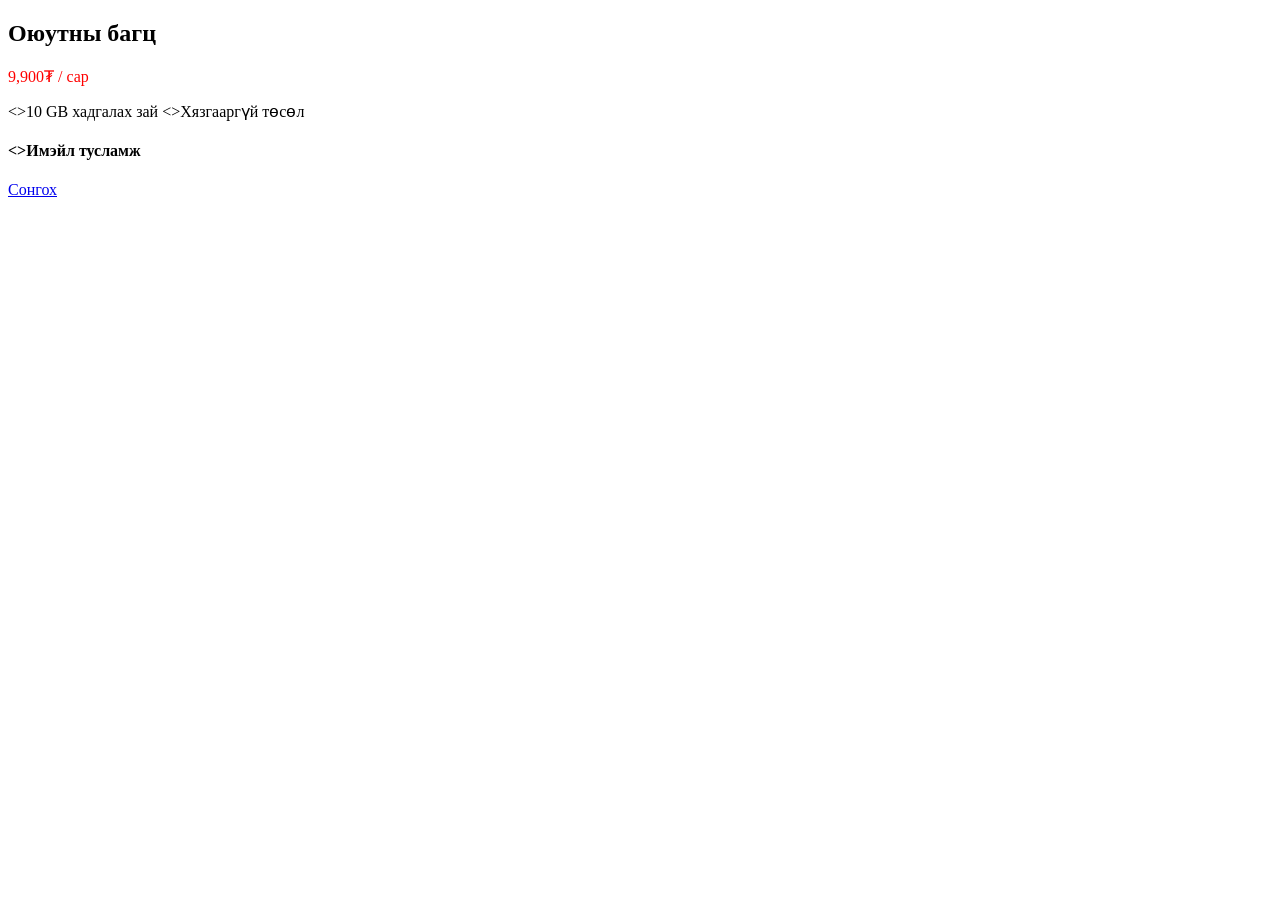
<file: CSS-1/03-uniin-kart/index.html>
<!DOCTYPE html>
<html lang="mn">
<head>
  <meta charset="UTF-8">
  <meta name="viewport" content="width=device-width, initial-scale=1.0">
  <title>Үнийн карт</title>
  <!-- <link rel="stylesheet" href="style.css"> -->
   <style>
  p  {
  color:red; 
     }
   </style>
</head>
<body>
  <article class="price-card">
    <h2 class="price-card__title">Оюутны багц</h2>
    <p class="price-card__price ">9,900₮ / сар</p>
    <div class="price-card__features">
      <>10 GB хадгалах зай</h4>
      <>Хязгааргүй төсөл<h4>
      <>Имэйл тусламж</>
    </div>
    <a class=""href="#">Сонгох</a>
   
  </article>
</body>
</html>
</file>
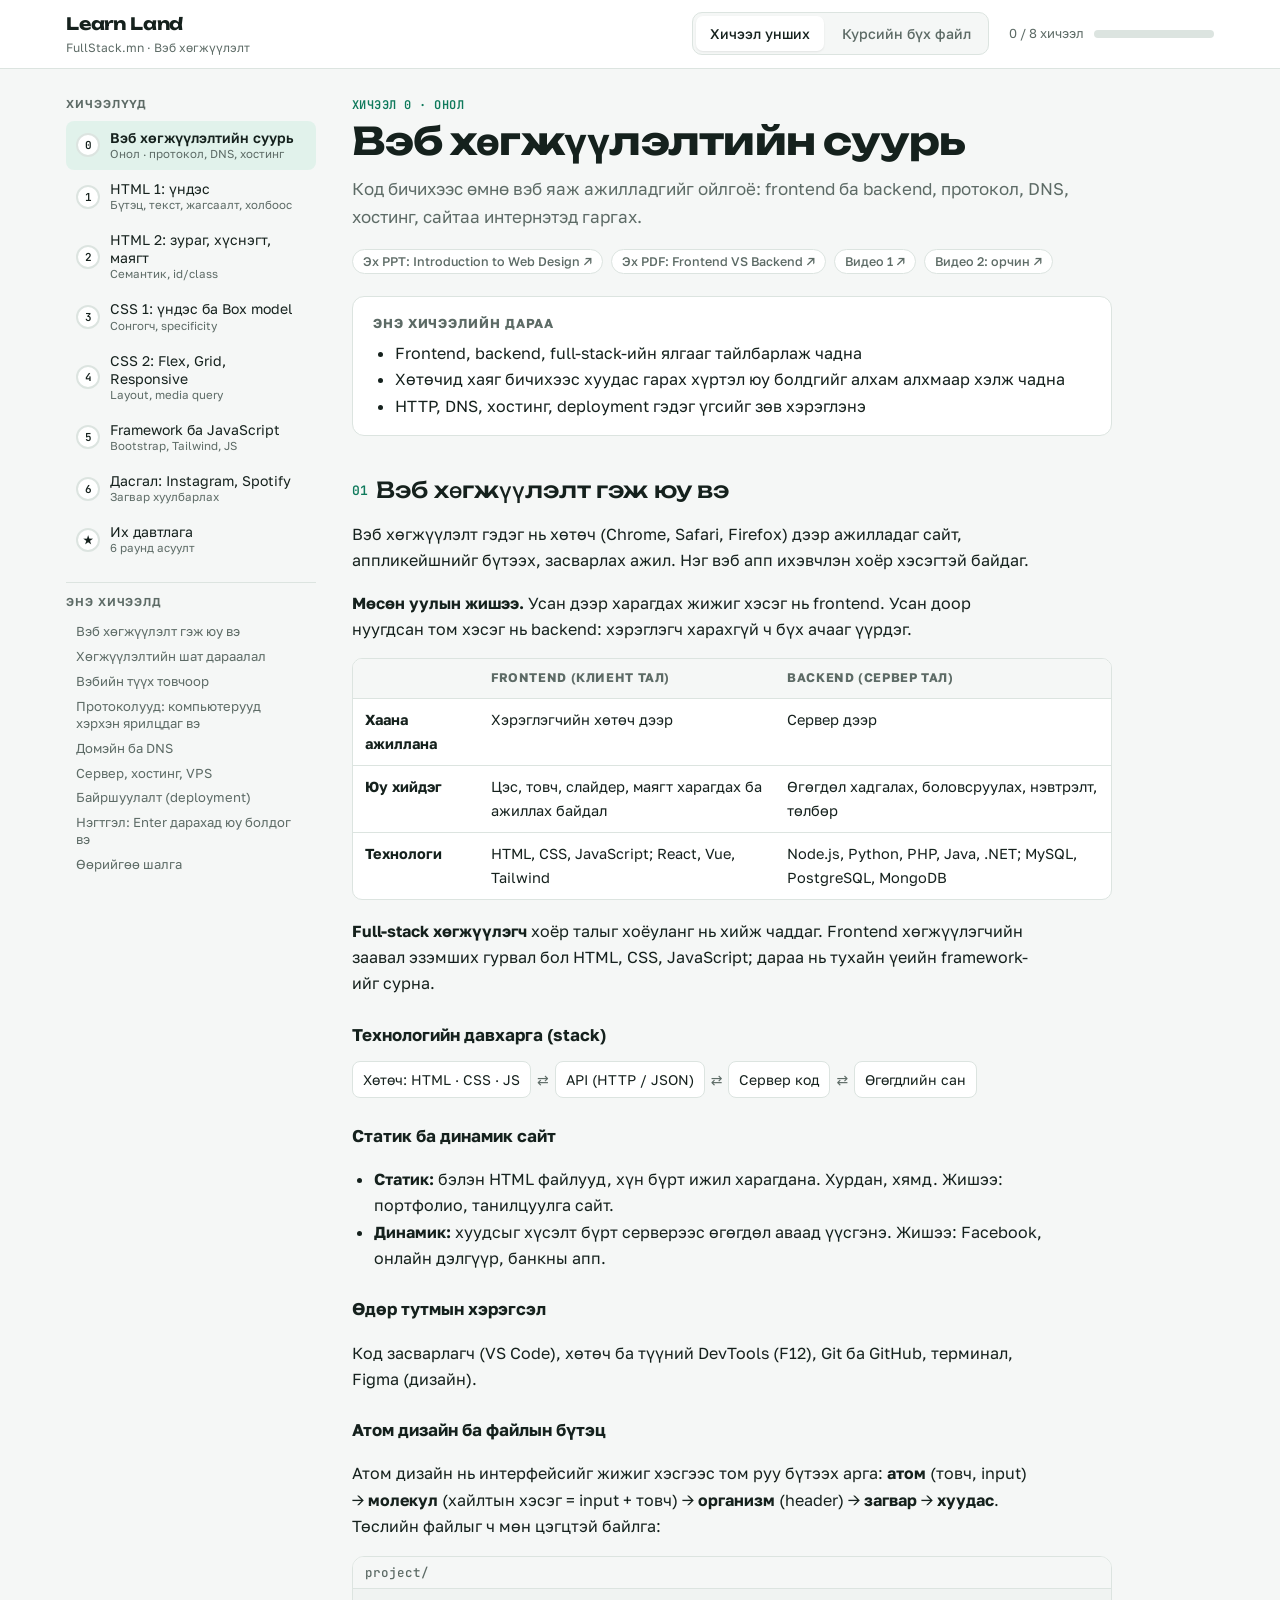
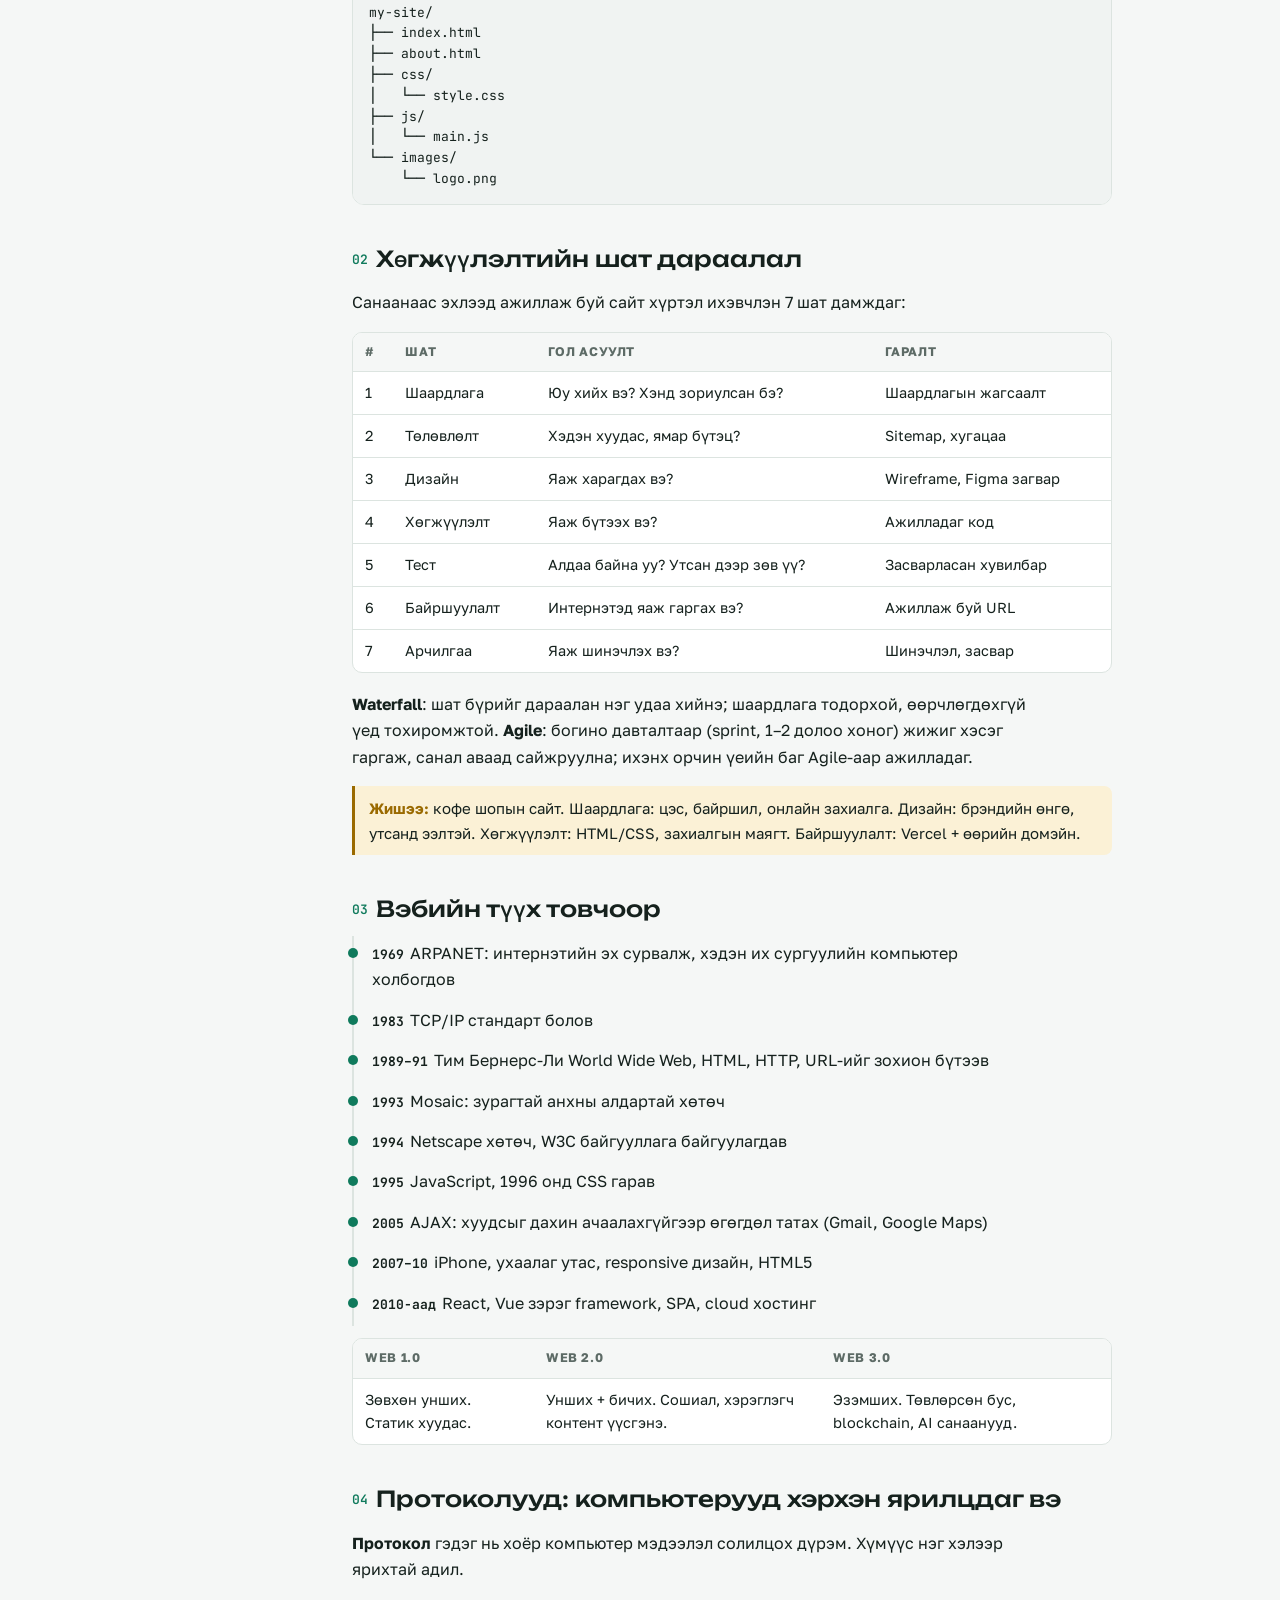
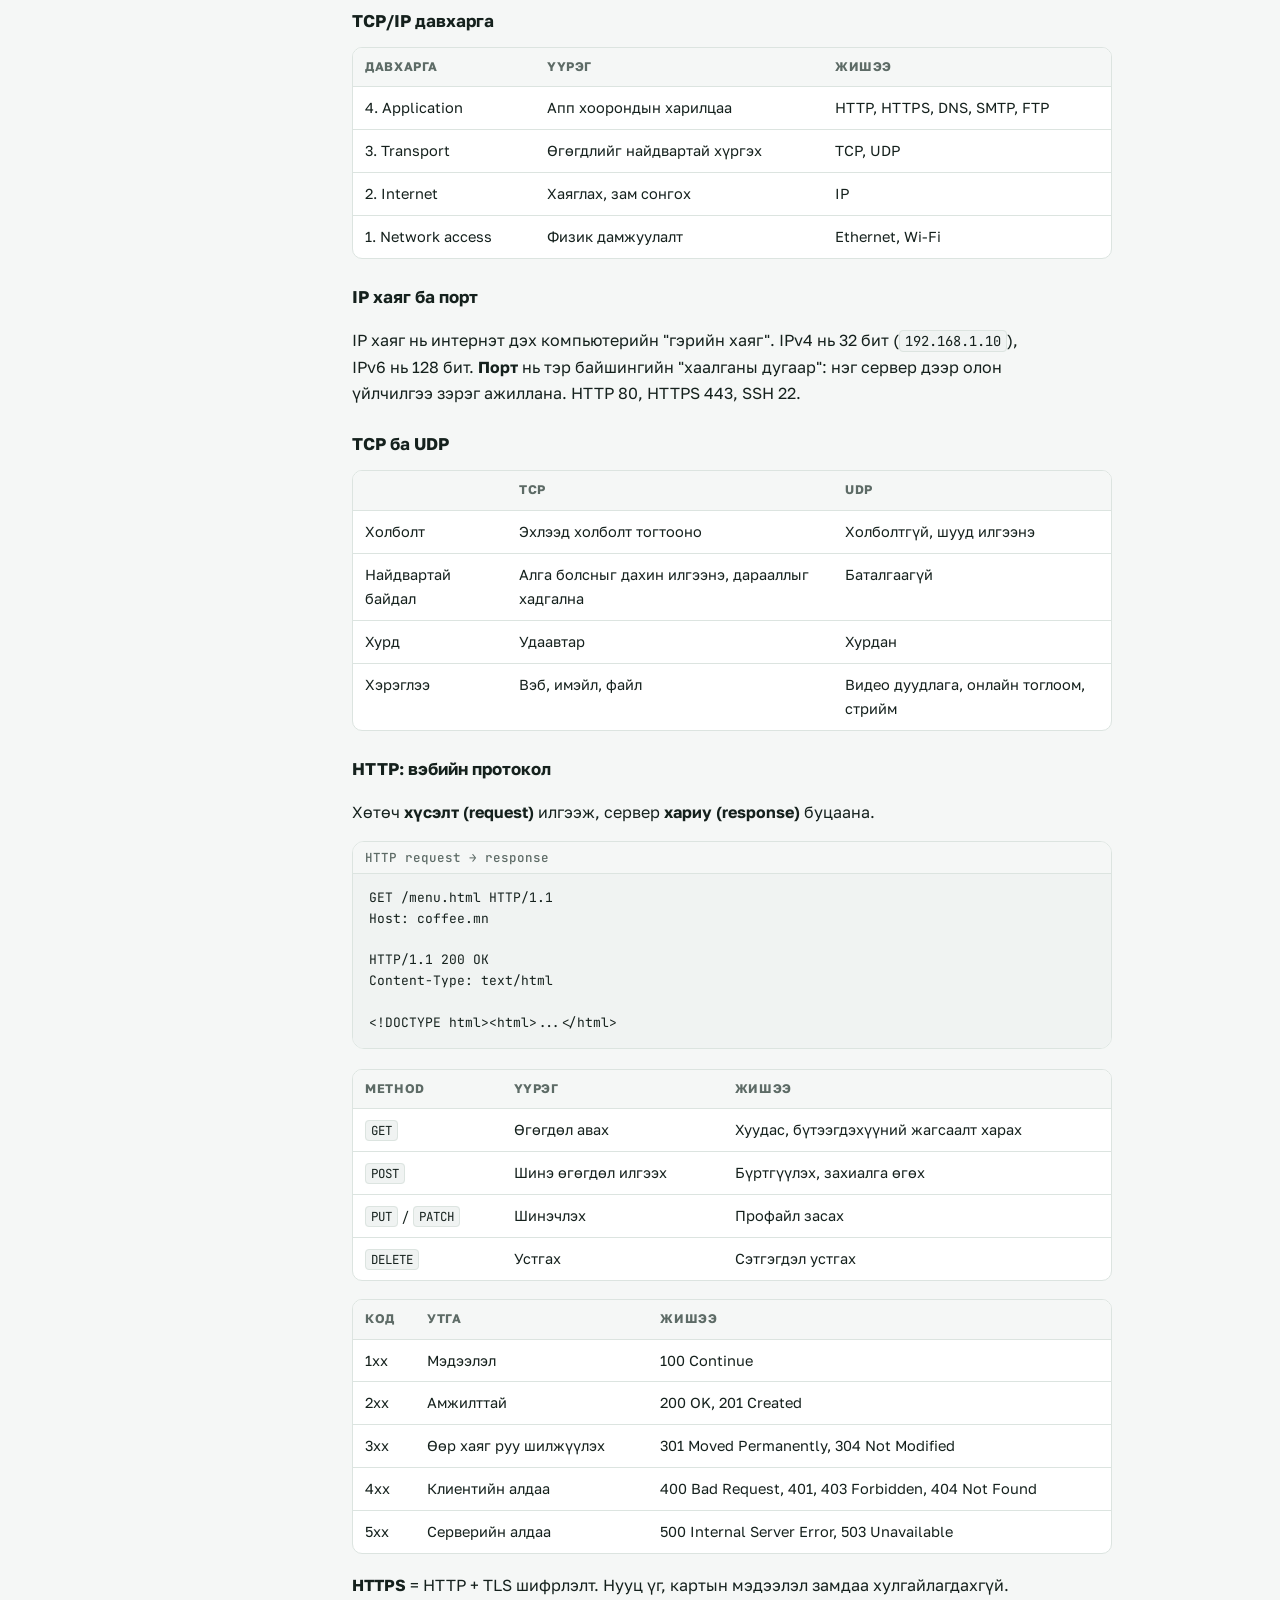
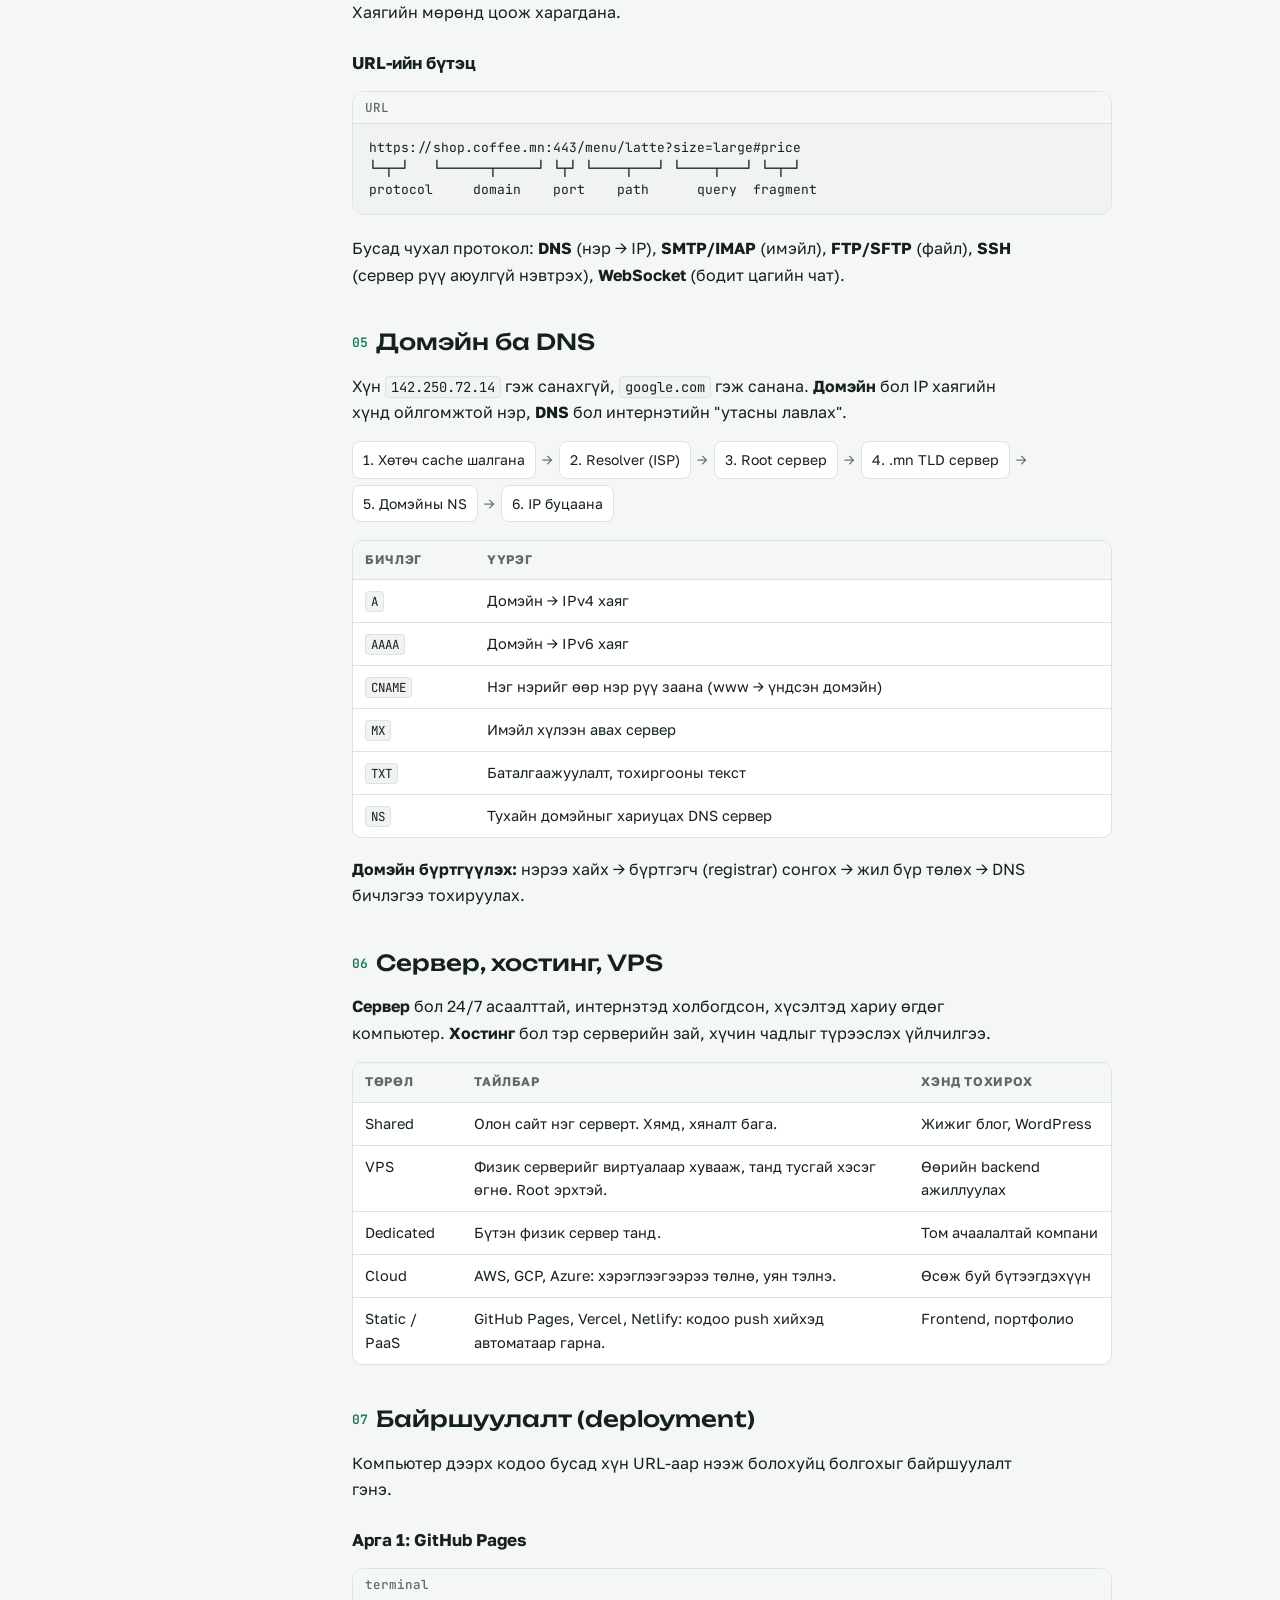
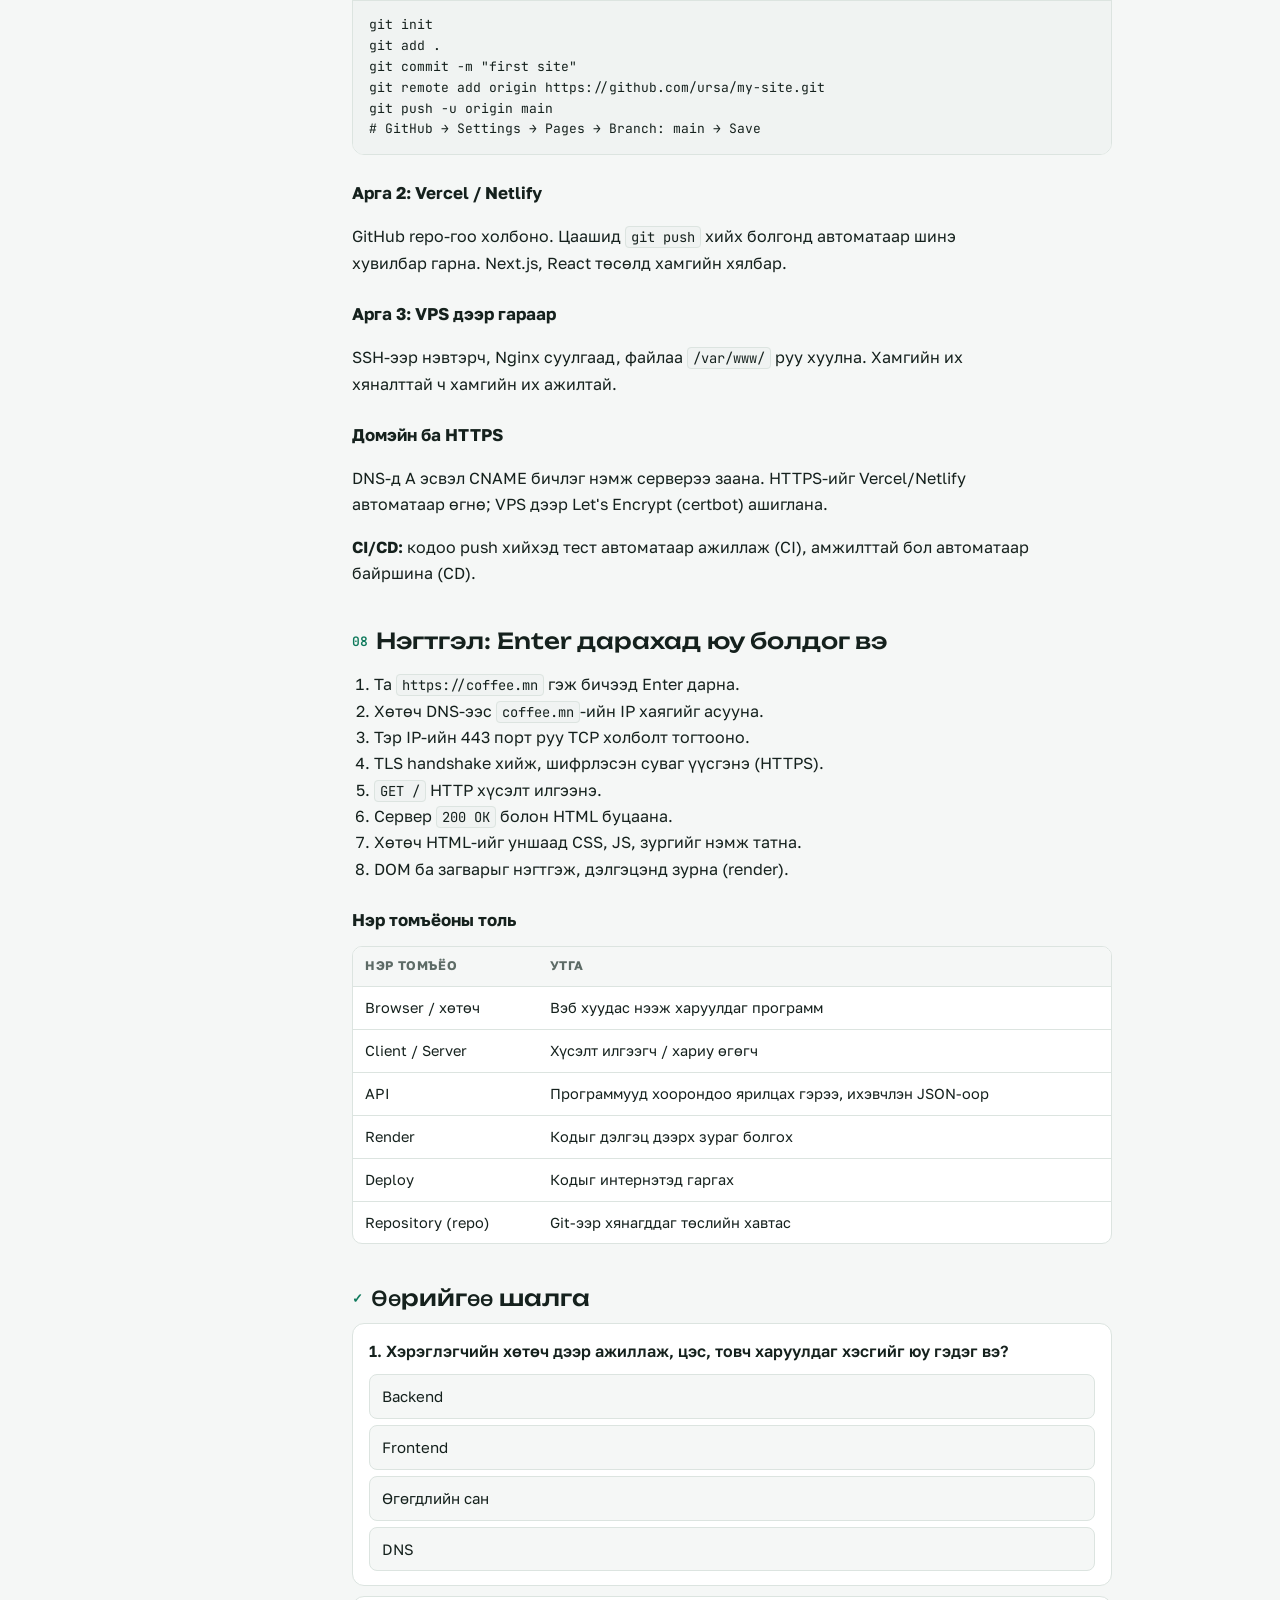
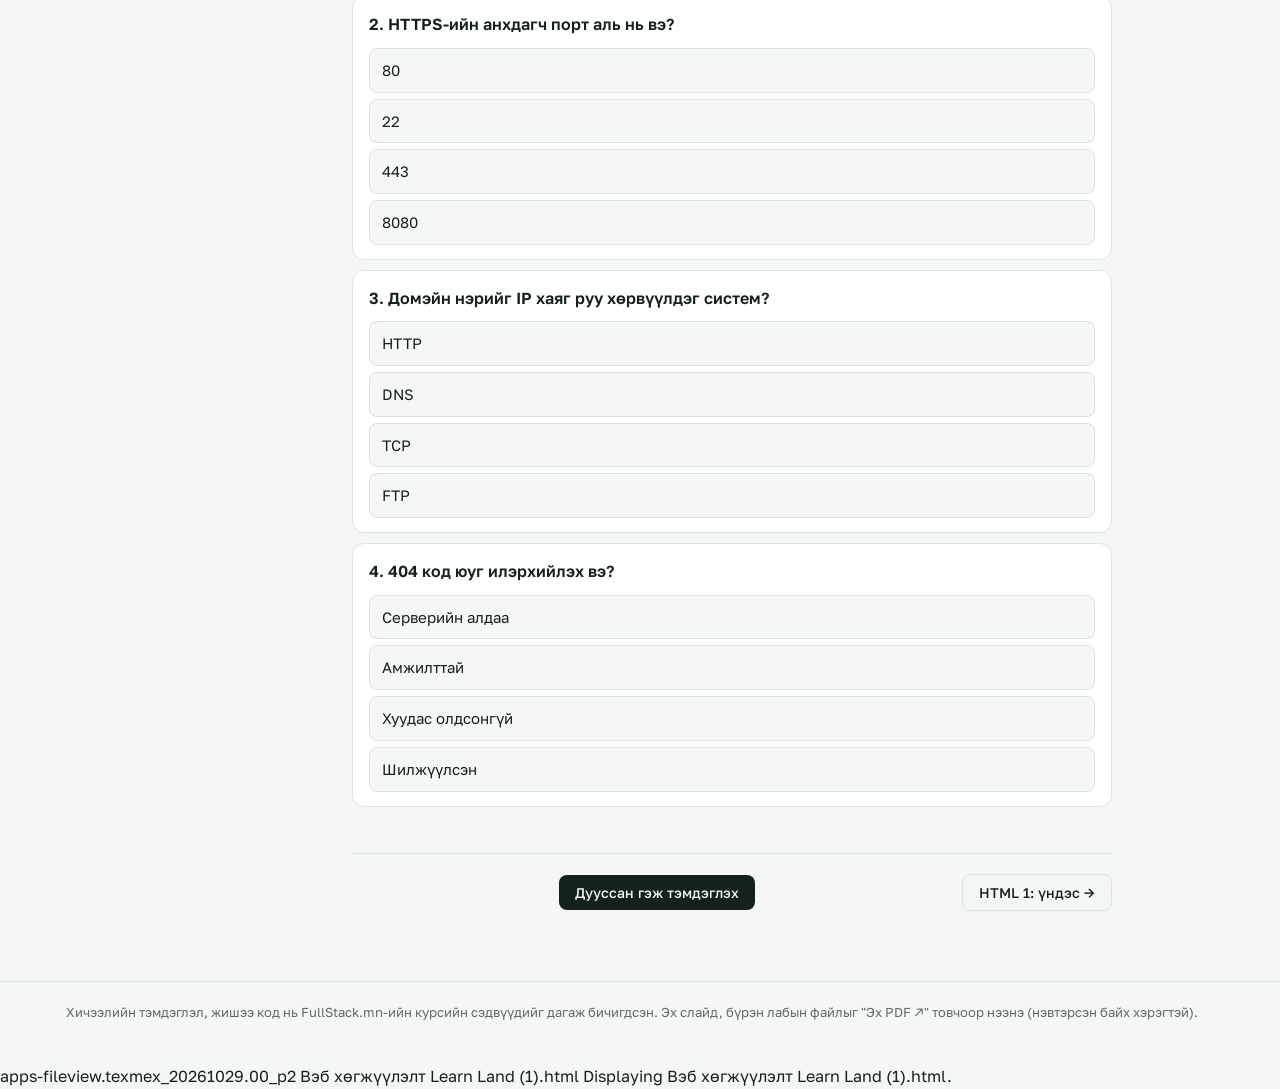
<file: CSS-1/04-html/index.html>
<!doctype html><html><head><meta charset=utf8><meta name=viewport content="width=device-width,initial-scale=1,viewport-fit=cover"><style>:root{color-scheme:light;box-sizing:border-box;padding-top:env(safe-area-inset-top,0px);padding-bottom:env(safe-area-inset-bottom,0px)}html{scroll-padding-top:env(safe-area-inset-top,0px)}body{margin:0;padding:0;font:14px -apple-system,BlinkMacSystemFont,sans-serif;background:#fff;color:#000}img{max-width:100%}[hidden]:not([hidden=until-found i]){display:none!important}</style></head><body>
<title>Вэб хөгжүүлэлт Learn Land</title>
<meta name="claude:viewport-fit-sides" content="cover">
<link rel="preconnect" href="https://fonts.googleapis.com">
<link rel="stylesheet" href="https://fonts.googleapis.com/css2?family=Unbounded:wght@500;700&family=Golos+Text:wght@400;500;600&family=JetBrains+Mono:wght@400;600&display=swap">
<style>
/* Layout: sticky top bar with view tabs; lesson reader = left lesson rail + reading column (~70ch) with live code demos; map view = course inventory */
:root{
  --bg:#f5f7f6; --surface:#ffffff; --ink:#15211d; --muted:#5d6b66; --line:#dce4e0;
  --accent:#0f7a5c; --accent-soft:#e1f2eb; --code-bg:#f0f3f2; --warn:#9a6a00; --warn-bg:#fbf1d6; --ok:#0f7a5c; --bad:#b3243a; --bad-bg:#fbe6e9;
  --c-lec:#2357c5; --c-lec-bg:#e6edfb; --c-ppt:#c2501d; --c-ppt-bg:#fbebe2;
  --c-vid:#b3245a; --c-vid-bg:#f9e4ec; --c-code:#6a4bb8; --c-code-bg:#eee8fa;
  --c-task:#9a6a00; --c-task-bg:#fbf1d6; --c-ref:#3f6b74; --c-ref-bg:#e3eef0;
  --f-display:"Unbounded","Golos Text",system-ui,sans-serif;
  --f-body:"Golos Text",system-ui,-apple-system,"Segoe UI",sans-serif;
  --f-mono:"JetBrains Mono",ui-monospace,Menlo,monospace;
}
@media (prefers-color-scheme: dark){:root:not([data-theme="light"]){
  --bg:#0f1513; --surface:#17201d; --ink:#e4ece8; --muted:#94a39d; --line:#2a3632;
  --accent:#4fd1a5; --accent-soft:#163a2f; --code-bg:#111a17; --warn:#f0c65a; --warn-bg:#352a0c; --ok:#4fd1a5; --bad:#ff8a9b; --bad-bg:#3b1a22;
  --c-lec:#86a8ff; --c-lec-bg:#1b2846; --c-ppt:#ff9b6b; --c-ppt-bg:#3a2216;
  --c-vid:#ff86b3; --c-vid-bg:#3b1a28; --c-code:#b9a0ff; --c-code-bg:#2a2140;
  --c-task:#f0c65a; --c-task-bg:#352a0c; --c-ref:#8fc6d1; --c-ref-bg:#1a2f33; color-scheme:dark}}
:root[data-theme="dark"]{
  --bg:#0f1513; --surface:#17201d; --ink:#e4ece8; --muted:#94a39d; --line:#2a3632;
  --accent:#4fd1a5; --accent-soft:#163a2f; --code-bg:#111a17; --warn:#f0c65a; --warn-bg:#352a0c; --ok:#4fd1a5; --bad:#ff8a9b; --bad-bg:#3b1a22;
  --c-lec:#86a8ff; --c-lec-bg:#1b2846; --c-ppt:#ff9b6b; --c-ppt-bg:#3a2216;
  --c-vid:#ff86b3; --c-vid-bg:#3b1a28; --c-code:#b9a0ff; --c-code-bg:#2a2140;
  --c-task:#f0c65a; --c-task-bg:#352a0c; --c-ref:#8fc6d1; --c-ref-bg:#1a2f33; color-scheme:dark}
*{box-sizing:border-box}
body{background:var(--bg);color:var(--ink);font-family:var(--f-body);font-size:16px;line-height:1.65}
body::before{content:"";position:fixed;inset:0 0 auto;height:env(safe-area-inset-top,0px);z-index:10;background:var(--surface)}
a{color:var(--accent)}
.wrap{max-width:1180px;margin:0 auto;padding-left:max(16px,env(safe-area-inset-left,0px));padding-right:max(16px,env(safe-area-inset-right,0px))}
header.top{position:sticky;top:env(safe-area-inset-top,0px);z-index:5;background:var(--surface);border-bottom:1px solid var(--line)}
header.top .wrap{display:flex;flex-wrap:wrap;align-items:center;gap:10px 20px;padding-block:10px}
.brand{font-family:var(--f-display);font-weight:700;font-size:17px;letter-spacing:-.01em;margin-right:auto;text-decoration:none;color:var(--ink)}
.brand small{display:block;font-family:var(--f-body);font-weight:400;font-size:12px;color:var(--muted);letter-spacing:0}
.tabs{display:flex;gap:4px;background:var(--bg);border:1px solid var(--line);border-radius:10px;padding:3px}
.tabs a{padding:6px 14px;border-radius:7px;text-decoration:none;color:var(--muted);font-weight:500;font-size:14px}
.tabs a[aria-current="true"]{background:var(--surface);color:var(--ink);box-shadow:0 1px 2px rgba(0,0,0,.08)}
.prog{display:flex;align-items:center;gap:10px;font-size:13px;color:var(--muted);font-variant-numeric:tabular-nums}
.bar{width:120px;height:8px;border-radius:99px;background:var(--line);overflow:hidden}
.bar i{display:block;height:100%;width:0;background:var(--accent);transition:width .3s}
:focus-visible{outline:2px solid var(--accent);outline-offset:2px}

/* ---------- Lesson reader ---------- */
.reader{display:grid;grid-template-columns:250px minmax(0,1fr);gap:36px;padding-block:28px 70px}
.lrail{position:sticky;top:calc(env(safe-area-inset-top,0px) + 80px);align-self:start}
.lrail h2{font:600 11.5px var(--f-body);text-transform:uppercase;letter-spacing:.08em;color:var(--muted);margin:0 0 10px}
.lrail ol{list-style:none;margin:0;padding:0;display:grid;gap:2px}
.lrail a{display:flex;gap:10px;align-items:center;padding:8px 10px;border-radius:8px;text-decoration:none;color:var(--ink);font-size:14px;line-height:1.3}
.lrail a:hover{background:var(--surface)}
.lrail a[aria-current="true"]{background:var(--accent-soft);font-weight:600}
.lrail .n{width:24px;height:24px;border-radius:50%;border:2px solid var(--line);background:var(--surface);display:grid;place-items:center;font:600 11px var(--f-mono);flex:none}
.lrail li.done .n{background:var(--accent);border-color:var(--accent);color:var(--surface)}
.lrail small{display:block;color:var(--muted);font-size:11.5px;font-weight:400}
.toc{margin-top:18px;border-top:1px solid var(--line);padding-top:12px}
.toc a{padding:4px 10px;font-size:13px;color:var(--muted)}
.toc a:hover{color:var(--ink)}

article.lesson{max-width:760px;min-width:0}
.l-eyebrow{font:600 12px var(--f-mono);color:var(--accent);letter-spacing:.04em;text-transform:uppercase}
article.lesson h1{font-family:var(--f-display);font-weight:700;font-size:clamp(26px,4vw,38px);line-height:1.15;margin:6px 0 12px;letter-spacing:-.02em;text-wrap:balance}
.lead{font-size:17px;color:var(--muted);margin:0 0 18px;max-width:65ch}
.meta-row{display:flex;flex-wrap:wrap;gap:8px;margin-bottom:22px}
.pill{font:500 12.5px var(--f-body);padding:4px 10px;border-radius:99px;background:var(--surface);border:1px solid var(--line);color:var(--muted);text-decoration:none}
a.pill:hover{color:var(--ink)}
.goals{background:var(--surface);border:1px solid var(--line);border-radius:12px;padding:16px 20px;margin-bottom:30px}
.goals h3,article.lesson .goals h3{margin:0 0 6px;font-size:13px;text-transform:uppercase;letter-spacing:.07em;color:var(--muted)}
.goals ul{margin:0;padding-left:20px}
article.lesson h2{font-family:var(--f-display);font-weight:500;font-size:22px;line-height:1.3;margin:40px 0 10px;scroll-margin-top:90px;text-wrap:balance}
article.lesson h2 .num{font:600 13px var(--f-mono);color:var(--accent);margin-right:8px;vertical-align:3px}
article.lesson h3{font-size:17px;margin:24px 0 6px}
article.lesson p,article.lesson li{max-width:68ch}
article.lesson ul,article.lesson ol{padding-left:22px}
article.lesson code{font-family:var(--f-mono);font-size:.86em;background:var(--code-bg);border:1px solid var(--line);padding:1px 5px;border-radius:4px}
.tbl{overflow-x:auto;margin:12px 0 18px;border:1px solid var(--line);border-radius:10px;background:var(--surface)}
.tbl table{border-collapse:collapse;width:100%;font-size:14.5px;min-width:480px}
.tbl th,.tbl td{text-align:left;padding:9px 12px;border-bottom:1px solid var(--line);vertical-align:top}
.tbl th{font-size:12.5px;text-transform:uppercase;letter-spacing:.05em;color:var(--muted);background:var(--bg)}
.tbl tr:last-child td{border-bottom:0}
.tip{border-left:3px solid var(--warn);background:var(--warn-bg);padding:10px 14px;border-radius:0 8px 8px 0;margin:14px 0;font-size:15px}
.tip b{color:var(--warn)}
.flow{display:flex;flex-wrap:wrap;gap:6px;align-items:center;margin:12px 0 18px;font-size:14px}
.flow span{background:var(--surface);border:1px solid var(--line);border-radius:8px;padding:6px 10px}
.flow i{color:var(--muted);font-style:normal}
.timeline{list-style:none;padding:0!important;margin:12px 0;border-left:2px solid var(--line)}
.timeline li{padding:4px 0 10px 18px;position:relative}
.timeline li::before{content:"";position:absolute;left:-6px;top:12px;width:10px;height:10px;border-radius:50%;background:var(--accent)}
.timeline b{font-family:var(--f-mono);font-size:13px;margin-right:6px}

/* live example */
.ex{border:1px solid var(--line);border-radius:12px;overflow:hidden;margin:14px 0 20px;background:var(--surface)}
.ex-bar{display:flex;align-items:center;gap:8px;padding:7px 12px;border-bottom:1px solid var(--line);background:var(--bg);font:500 12.5px var(--f-mono);color:var(--muted)}
.ex-bar .sp{margin-left:auto}
.ex-bar button{font:500 12px var(--f-body);border:1px solid var(--line);background:var(--surface);color:var(--ink);border-radius:6px;padding:3px 9px;cursor:pointer}
.ex pre{margin:0;padding:14px 16px;overflow-x:auto;background:var(--code-bg);font:13px/1.6 var(--f-mono);color:var(--ink);white-space:pre}
.ex .out{border-top:1px dashed var(--line);padding:0}
.ex .out-label{font:600 11px var(--f-body);text-transform:uppercase;letter-spacing:.08em;color:var(--muted);padding:8px 14px 0}
.ex .stage{padding:10px 14px 16px;overflow-x:auto}
.tok-tag{color:var(--c-lec)} .tok-attr{color:var(--c-ppt)} .tok-str{color:var(--accent)} .tok-com{color:var(--muted);font-style:italic} .tok-prop{color:var(--c-vid)}

/* lab + check */
.lab{border:1px solid var(--line);border-radius:12px;background:var(--surface);margin:14px 0;overflow:hidden}
.lab-h{display:flex;flex-wrap:wrap;gap:8px 12px;align-items:baseline;padding:12px 16px;border-bottom:1px solid var(--line)}
.lab-h b{font-size:16px}
.lab-h span{font:500 12px var(--f-mono);color:var(--muted)}
.lab-b{padding:6px 16px 14px}
.lab-b ol{margin:6px 0}
.q{border:1px solid var(--line);border-radius:12px;padding:14px 16px;margin:10px 0;background:var(--surface)}
.q p{margin:0 0 10px;font-weight:600}
.q .opts{display:grid;gap:6px}
.q button.opt{text-align:left;font:inherit;font-size:15px;padding:9px 12px;border-radius:8px;border:1px solid var(--line);background:var(--bg);color:var(--ink);cursor:pointer}
.q button.opt.right{border-color:var(--ok);background:var(--accent-soft)}
.q button.opt.wrong{border-color:var(--bad);background:var(--bad-bg)}
.q .why{margin-top:8px;font-size:14px;color:var(--muted)}
.score{font:600 15px var(--f-body);padding:12px 16px;border-radius:10px;background:var(--accent-soft);margin:16px 0}
.lesson-foot{display:flex;flex-wrap:wrap;gap:10px;justify-content:space-between;align-items:center;margin-top:46px;padding-top:20px;border-top:1px solid var(--line)}
.btn{display:inline-flex;align-items:center;gap:6px;padding:9px 16px;border-radius:8px;background:var(--ink);color:var(--bg);text-decoration:none;font:500 14px var(--f-body);border:0;cursor:pointer}
.btn.ghost{background:transparent;color:var(--ink);border:1px solid var(--line)}
.btn.done{background:var(--accent);color:var(--surface)}

/* ---------- Map view (inventory) ---------- */
.tools{display:flex;flex-wrap:wrap;gap:8px;align-items:center;padding-block:20px 6px}
#q{flex:1 1 220px;min-width:0;padding:9px 12px;border:1px solid var(--line);border-radius:8px;background:var(--surface);color:var(--ink);font:inherit}
.chip{border:1px solid var(--line);background:var(--surface);color:var(--ink);border-radius:99px;padding:6px 12px;font:500 13px var(--f-body);cursor:pointer;display:inline-flex;gap:6px;align-items:center}
.chip[aria-pressed="true"]{background:var(--ink);color:var(--bg);border-color:var(--ink)}
.dot{width:8px;height:8px;border-radius:50%;display:inline-block}
.mapmain{padding-block:10px 60px;max-width:900px}
.stop{margin-bottom:30px}
.stop-head{display:flex;gap:14px;align-items:flex-start;margin-bottom:10px}
.stop-num{font:700 13px var(--f-mono);color:var(--accent);background:var(--accent-soft);border-radius:8px;padding:6px 9px;flex:none}
.stop-head h2{font-family:var(--f-display);font-weight:500;font-size:20px;line-height:1.25;margin:0}
.stop-head p{margin:2px 0 0;color:var(--muted);font-size:14px}
.items{display:grid;gap:8px}
details.item{background:var(--surface);border:1px solid var(--line);border-radius:10px}
details.item summary{list-style:none;display:grid;grid-template-columns:auto auto minmax(0,1fr) auto;gap:12px;align-items:center;padding:11px 14px;cursor:pointer}
details.item summary::-webkit-details-marker{display:none}
.tick{width:20px;height:20px;border-radius:5px;border:2px solid var(--line);background:var(--bg);cursor:pointer;display:grid;place-items:center;padding:0}
.tick[aria-pressed="true"]{background:var(--accent);border-color:var(--accent)}
.tick[aria-pressed="true"]::after{content:"";width:9px;height:5px;border:2px solid var(--surface);border-top:0;border-right:0;transform:rotate(-45deg) translate(1px,-1px)}
.badge{font:600 11px var(--f-mono);text-transform:uppercase;letter-spacing:.05em;padding:4px 8px;border-radius:6px;white-space:nowrap}
.ttl{min-width:0}.ttl b{font-weight:600;display:block;line-height:1.35}.ttl small{color:var(--muted);font-size:12.5px}
.chev{width:9px;height:9px;border-right:2px solid var(--muted);border-bottom:2px solid var(--muted);transform:rotate(45deg);margin-right:4px}
details[open] .chev{transform:rotate(-135deg)}
.ibody{padding:0 16px 16px 60px;font-size:15px}
.ibody h4{margin:6px 0;font-size:12px;text-transform:uppercase;letter-spacing:.07em;color:var(--muted)}
.ibody ul{margin:0 0 10px;padding-left:18px}
.files{display:flex;flex-wrap:wrap;gap:6px;margin:4px 0 12px}
.files code{font-family:var(--f-mono);font-size:12.5px;background:var(--bg);border:1px solid var(--line);padding:1px 5px;border-radius:4px}
.actions{display:flex;flex-wrap:wrap;gap:8px;margin-top:6px}
.t-lec{color:var(--c-lec);background:var(--c-lec-bg)}.t-ppt{color:var(--c-ppt);background:var(--c-ppt-bg)}.t-vid{color:var(--c-vid);background:var(--c-vid-bg)}.t-code{color:var(--c-code);background:var(--c-code-bg)}.t-task{color:var(--c-task);background:var(--c-task-bg)}.t-ref{color:var(--c-ref);background:var(--c-ref-bg)}
.empty{padding:30px;text-align:center;color:var(--muted);border:1px dashed var(--line);border-radius:10px}
footer{border-top:1px solid var(--line);padding-block:20px 40px;color:var(--muted);font-size:13px}

@media (max-width:880px){
  .reader{grid-template-columns:minmax(0,1fr);gap:18px;padding-block:16px 60px}
  .lrail{position:static}
  .lrail ol{display:flex;gap:6px;overflow-x:auto;padding-bottom:4px}
  .lrail a{white-space:nowrap;border:1px solid var(--line);background:var(--surface)}
  .lrail small,.toc{display:none}
  .ibody{padding:0 14px 14px}
  .prog .bar{width:70px}
}
@media (max-width:520px){
  details.item summary{grid-template-columns:auto minmax(0,1fr) auto}
  details.item summary .badge{grid-column:2;justify-self:start;order:3}
}
@media (prefers-reduced-motion:reduce){*{transition:none!important}}
</style>

<header class="top">
  <div class="wrap">
    <a class="brand" href="#web">Learn Land <small>FullStack.mn · Вэб хөгжүүлэлт</small></a>
    <nav class="tabs" aria-label="Харагдац">
      <a href="#web" id="tab-learn">Хичээл унших</a>
      <a href="#map" id="tab-map">Курсийн бүх файл</a>
    </nav>
    <div class="prog"><span id="progtxt">0 / 7 хичээл</span><div class="bar"><i id="progbar"></i></div></div>
  </div>
</header>

<div id="view-learn" class="wrap reader">
  <aside class="lrail">
    <h2>Хичээлүүд</h2>
    <ol id="lrail"></ol>
    <nav class="toc" id="toc" aria-label="Энэ хичээлийн бүлгүүд"></nav>
  </aside>
  <div id="lessons">

<!-- ===================== LESSON: WEB FOUNDATIONS ===================== -->
<article class="lesson" data-lesson="web" hidden>
  <div class="l-eyebrow">Хичээл 0 · Онол</div>
  <h1>Вэб хөгжүүлэлтийн суурь</h1>
  <p class="lead">Код бичихээс өмнө вэб яаж ажилладгийг ойлгоё: frontend ба backend, протокол, DNS, хостинг, сайтаа интернэтэд гаргах.</p>
  <div class="meta-row">
    <a class="pill" href="https://fullstack.mn/pluginfile.php/726/mod_resource/content/2/Introduction%20to%20Web%20Design.pptx" target="_blank" rel="noopener">Эх PPT: Introduction to Web Design ↗</a>
    <a class="pill" href="https://fullstack.mn/pluginfile.php/532/mod_resource/content/1/Introduction%20To%20Web%20Development.pdf" target="_blank" rel="noopener">Эх PDF: Frontend VS Backend ↗</a>
    <a class="pill" href="https://www.youtube.com/watch?v=2On9vtl6EMs" target="_blank" rel="noopener">Видео 1 ↗</a>
    <a class="pill" href="https://www.youtube.com/watch?v=UnLwm6RFhVk" target="_blank" rel="noopener">Видео 2: орчин ↗</a>
  </div>
  <div class="goals"><h3>Энэ хичээлийн дараа</h3><ul>
    <li>Frontend, backend, full-stack-ийн ялгааг тайлбарлаж чадна</li>
    <li>Хөтөчид хаяг бичихээс хуудас гарах хүртэл юу болдгийг алхам алхмаар хэлж чадна</li>
    <li>HTTP, DNS, хостинг, deployment гэдэг үгсийг зөв хэрэглэнэ</li>
  </ul></div>

  <h2 id="web-1"><span class="num">01</span>Вэб хөгжүүлэлт гэж юу вэ</h2>
  <p>Вэб хөгжүүлэлт гэдэг нь хөтөч (Chrome, Safari, Firefox) дээр ажилладаг сайт, аппликейшнийг бүтээх, засварлах ажил. Нэг вэб апп ихэвчлэн хоёр хэсэгтэй байдаг.</p>
  <p><b>Мөсөн уулын жишээ.</b> Усан дээр харагдах жижиг хэсэг нь frontend. Усан доор нуугдсан том хэсэг нь backend: хэрэглэгч харахгүй ч бүх ачааг үүрдэг.</p>
  <div class="tbl"><table>
    <tr><th></th><th>Frontend (клиент тал)</th><th>Backend (сервер тал)</th></tr>
    <tr><td><b>Хаана ажиллана</b></td><td>Хэрэглэгчийн хөтөч дээр</td><td>Сервер дээр</td></tr>
    <tr><td><b>Юу хийдэг</b></td><td>Цэс, товч, слайдер, маягт харагдах ба ажиллах байдал</td><td>Өгөгдөл хадгалах, боловсруулах, нэвтрэлт, төлбөр</td></tr>
    <tr><td><b>Технологи</b></td><td>HTML, CSS, JavaScript; React, Vue, Tailwind</td><td>Node.js, Python, PHP, Java, .NET; MySQL, PostgreSQL, MongoDB</td></tr>
  </table></div>
  <p><b>Full-stack хөгжүүлэгч</b> хоёр талыг хоёуланг нь хийж чаддаг. Frontend хөгжүүлэгчийн заавал эзэмших гурвал бол HTML, CSS, JavaScript; дараа нь тухайн үеийн framework-ийг сурна.</p>

  <h3>Технологийн давхарга (stack)</h3>
  <div class="flow"><span>Хөтөч: HTML · CSS · JS</span><i>⇄</i><span>API (HTTP / JSON)</span><i>⇄</i><span>Сервер код</span><i>⇄</i><span>Өгөгдлийн сан</span></div>

  <h3>Статик ба динамик сайт</h3>
  <ul>
    <li><b>Статик:</b> бэлэн HTML файлууд, хүн бүрт ижил харагдана. Хурдан, хямд. Жишээ: портфолио, танилцуулга сайт.</li>
    <li><b>Динамик:</b> хуудсыг хүсэлт бүрт серверээс өгөгдөл аваад үүсгэнэ. Жишээ: Facebook, онлайн дэлгүүр, банкны апп.</li>
  </ul>
  <h3>Өдөр тутмын хэрэгсэл</h3>
  <p>Код засварлагч (VS Code), хөтөч ба түүний DevTools (F12), Git ба GitHub, терминал, Figma (дизайн).</p>

  <h3>Атом дизайн ба файлын бүтэц</h3>
  <p>Атом дизайн нь интерфейсийг жижиг хэсгээс том руу бүтээх арга: <b>атом</b> (товч, input) → <b>молекул</b> (хайлтын хэсэг = input + товч) → <b>организм</b> (header) → <b>загвар</b> → <b>хуудас</b>. Төслийн файлыг ч мөн цэгцтэй байлга:</p>
  <div class="ex"><div class="ex-bar">project/</div><pre>my-site/
├── index.html
├── about.html
├── css/
│   └── style.css
├── js/
│   └── main.js
└── images/
    └── logo.png</pre></div>

  <h2 id="web-2"><span class="num">02</span>Хөгжүүлэлтийн шат дараалал</h2>
  <p>Санаанаас эхлээд ажиллаж буй сайт хүртэл ихэвчлэн 7 шат дамждаг:</p>
  <div class="tbl"><table>
    <tr><th>#</th><th>Шат</th><th>Гол асуулт</th><th>Гаралт</th></tr>
    <tr><td>1</td><td>Шаардлага</td><td>Юу хийх вэ? Хэнд зориулсан бэ?</td><td>Шаардлагын жагсаалт</td></tr>
    <tr><td>2</td><td>Төлөвлөлт</td><td>Хэдэн хуудас, ямар бүтэц?</td><td>Sitemap, хугацаа</td></tr>
    <tr><td>3</td><td>Дизайн</td><td>Яаж харагдах вэ?</td><td>Wireframe, Figma загвар</td></tr>
    <tr><td>4</td><td>Хөгжүүлэлт</td><td>Яаж бүтээх вэ?</td><td>Ажилладаг код</td></tr>
    <tr><td>5</td><td>Тест</td><td>Алдаа байна уу? Утсан дээр зөв үү?</td><td>Засварласан хувилбар</td></tr>
    <tr><td>6</td><td>Байршуулалт</td><td>Интернэтэд яаж гаргах вэ?</td><td>Ажиллаж буй URL</td></tr>
    <tr><td>7</td><td>Арчилгаа</td><td>Яаж шинэчлэх вэ?</td><td>Шинэчлэл, засвар</td></tr>
  </table></div>
  <p><b>Waterfall</b>: шат бүрийг дараалан нэг удаа хийнэ; шаардлага тодорхой, өөрчлөгдөхгүй үед тохиромжтой. <b>Agile</b>: богино давталтаар (sprint, 1–2 долоо хоног) жижиг хэсэг гаргаж, санал аваад сайжруулна; ихэнх орчин үеийн баг Agile-аар ажилладаг.</p>
  <div class="tip"><b>Жишээ:</b> кофе шопын сайт. Шаардлага: цэс, байршил, онлайн захиалга. Дизайн: брэндийн өнгө, утсанд ээлтэй. Хөгжүүлэлт: HTML/CSS, захиалгын маягт. Байршуулалт: Vercel + өөрийн домэйн.</div>

  <h2 id="web-3"><span class="num">03</span>Вэбийн түүх товчоор</h2>
  <ul class="timeline">
    <li><b>1969</b>ARPANET: интернэтийн эх сурвалж, хэдэн их сургуулийн компьютер холбогдов</li>
    <li><b>1983</b>TCP/IP стандарт болов</li>
    <li><b>1989–91</b>Тим Бернерс-Ли World Wide Web, HTML, HTTP, URL-ийг зохион бүтээв</li>
    <li><b>1993</b>Mosaic: зурагтай анхны алдартай хөтөч</li>
    <li><b>1994</b>Netscape хөтөч, W3C байгууллага байгуулагдав</li>
    <li><b>1995</b>JavaScript, 1996 онд CSS гарав</li>
    <li><b>2005</b>AJAX: хуудсыг дахин ачаалахгүйгээр өгөгдөл татах (Gmail, Google Maps)</li>
    <li><b>2007–10</b>iPhone, ухаалаг утас, responsive дизайн, HTML5</li>
    <li><b>2010-аад</b>React, Vue зэрэг framework, SPA, cloud хостинг</li>
  </ul>
  <div class="tbl"><table>
    <tr><th>Web 1.0</th><th>Web 2.0</th><th>Web 3.0</th></tr>
    <tr><td>Зөвхөн унших. Статик хуудас.</td><td>Унших + бичих. Сошиал, хэрэглэгч контент үүсгэнэ.</td><td>Эзэмших. Төвлөрсөн бус, blockchain, AI санаанууд.</td></tr>
  </table></div>

  <h2 id="web-4"><span class="num">04</span>Протоколууд: компьютерууд хэрхэн ярилцдаг вэ</h2>
  <p><b>Протокол</b> гэдэг нь хоёр компьютер мэдээлэл солилцох дүрэм. Хүмүүс нэг хэлээр ярихтай адил.</p>
  <h3>TCP/IP давхарга</h3>
  <div class="tbl"><table>
    <tr><th>Давхарга</th><th>Үүрэг</th><th>Жишээ</th></tr>
    <tr><td>4. Application</td><td>Апп хоорондын харилцаа</td><td>HTTP, HTTPS, DNS, SMTP, FTP</td></tr>
    <tr><td>3. Transport</td><td>Өгөгдлийг найдвартай хүргэх</td><td>TCP, UDP</td></tr>
    <tr><td>2. Internet</td><td>Хаяглах, зам сонгох</td><td>IP</td></tr>
    <tr><td>1. Network access</td><td>Физик дамжуулалт</td><td>Ethernet, Wi-Fi</td></tr>
  </table></div>
  <h3>IP хаяг ба порт</h3>
  <p>IP хаяг нь интернэт дэх компьютерийн "гэрийн хаяг". IPv4 нь 32 бит (<code>192.168.1.10</code>), IPv6 нь 128 бит. <b>Порт</b> нь тэр байшингийн "хаалганы дугаар": нэг сервер дээр олон үйлчилгээ зэрэг ажиллана. HTTP 80, HTTPS 443, SSH 22.</p>
  <h3>TCP ба UDP</h3>
  <div class="tbl"><table>
    <tr><th></th><th>TCP</th><th>UDP</th></tr>
    <tr><td>Холболт</td><td>Эхлээд холболт тогтооно</td><td>Холболтгүй, шууд илгээнэ</td></tr>
    <tr><td>Найдвартай байдал</td><td>Алга болсныг дахин илгээнэ, дарааллыг хадгална</td><td>Баталгаагүй</td></tr>
    <tr><td>Хурд</td><td>Удаавтар</td><td>Хурдан</td></tr>
    <tr><td>Хэрэглээ</td><td>Вэб, имэйл, файл</td><td>Видео дуудлага, онлайн тоглоом, стрийм</td></tr>
  </table></div>
  <h3>HTTP: вэбийн протокол</h3>
  <p>Хөтөч <b>хүсэлт (request)</b> илгээж, сервер <b>хариу (response)</b> буцаана.</p>
  <div class="ex"><div class="ex-bar">HTTP request → response</div><pre>GET /menu.html HTTP/1.1
Host: coffee.mn

HTTP/1.1 200 OK
Content-Type: text/html

&lt;!DOCTYPE html&gt;&lt;html&gt;...&lt;/html&gt;</pre></div>
  <div class="tbl"><table>
    <tr><th>Method</th><th>Үүрэг</th><th>Жишээ</th></tr>
    <tr><td><code>GET</code></td><td>Өгөгдөл авах</td><td>Хуудас, бүтээгдэхүүний жагсаалт харах</td></tr>
    <tr><td><code>POST</code></td><td>Шинэ өгөгдөл илгээх</td><td>Бүртгүүлэх, захиалга өгөх</td></tr>
    <tr><td><code>PUT</code> / <code>PATCH</code></td><td>Шинэчлэх</td><td>Профайл засах</td></tr>
    <tr><td><code>DELETE</code></td><td>Устгах</td><td>Сэтгэгдэл устгах</td></tr>
  </table></div>
  <div class="tbl"><table>
    <tr><th>Код</th><th>Утга</th><th>Жишээ</th></tr>
    <tr><td>1xx</td><td>Мэдээлэл</td><td>100 Continue</td></tr>
    <tr><td>2xx</td><td>Амжилттай</td><td>200 OK, 201 Created</td></tr>
    <tr><td>3xx</td><td>Өөр хаяг руу шилжүүлэх</td><td>301 Moved Permanently, 304 Not Modified</td></tr>
    <tr><td>4xx</td><td>Клиентийн алдаа</td><td>400 Bad Request, 401, 403 Forbidden, 404 Not Found</td></tr>
    <tr><td>5xx</td><td>Серверийн алдаа</td><td>500 Internal Server Error, 503 Unavailable</td></tr>
  </table></div>
  <p><b>HTTPS</b> = HTTP + TLS шифрлэлт. Нууц үг, картын мэдээлэл замдаа хулгайлагдахгүй. Хаягийн мөрөнд цоож харагдана.</p>
  <h3>URL-ийн бүтэц</h3>
  <div class="ex"><div class="ex-bar">URL</div><pre>https://shop.coffee.mn:443/menu/latte?size=large#price
└─┬─┘   └──────┬─────┘ └┬┘ └────┬───┘ └────┬───┘ └─┬─┘
protocol     domain    port    path      query  fragment</pre></div>
  <p>Бусад чухал протокол: <b>DNS</b> (нэр → IP), <b>SMTP/IMAP</b> (имэйл), <b>FTP/SFTP</b> (файл), <b>SSH</b> (сервер рүү аюулгүй нэвтрэх), <b>WebSocket</b> (бодит цагийн чат).</p>

  <h2 id="web-5"><span class="num">05</span>Домэйн ба DNS</h2>
  <p>Хүн <code>142.250.72.14</code> гэж санахгүй, <code>google.com</code> гэж санана. <b>Домэйн</b> бол IP хаягийн хүнд ойлгомжтой нэр, <b>DNS</b> бол интернэтийн "утасны лавлах".</p>
  <div class="flow"><span>1. Хөтөч cache шалгана</span><i>→</i><span>2. Resolver (ISP)</span><i>→</i><span>3. Root сервер</span><i>→</i><span>4. .mn TLD сервер</span><i>→</i><span>5. Домэйны NS</span><i>→</i><span>6. IP буцаана</span></div>
  <div class="tbl"><table>
    <tr><th>Бичлэг</th><th>Үүрэг</th></tr>
    <tr><td><code>A</code></td><td>Домэйн → IPv4 хаяг</td></tr>
    <tr><td><code>AAAA</code></td><td>Домэйн → IPv6 хаяг</td></tr>
    <tr><td><code>CNAME</code></td><td>Нэг нэрийг өөр нэр рүү заана (www → үндсэн домэйн)</td></tr>
    <tr><td><code>MX</code></td><td>Имэйл хүлээн авах сервер</td></tr>
    <tr><td><code>TXT</code></td><td>Баталгаажуулалт, тохиргооны текст</td></tr>
    <tr><td><code>NS</code></td><td>Тухайн домэйныг хариуцах DNS сервер</td></tr>
  </table></div>
  <p><b>Домэйн бүртгүүлэх:</b> нэрээ хайх → бүртгэгч (registrar) сонгох → жил бүр төлөх → DNS бичлэгээ тохируулах.</p>

  <h2 id="web-6"><span class="num">06</span>Сервер, хостинг, VPS</h2>
  <p><b>Сервер</b> бол 24/7 асаалттай, интернэтэд холбогдсон, хүсэлтэд хариу өгдөг компьютер. <b>Хостинг</b> бол тэр серверийн зай, хүчин чадлыг түрээслэх үйлчилгээ.</p>
  <div class="tbl"><table>
    <tr><th>Төрөл</th><th>Тайлбар</th><th>Хэнд тохирох</th></tr>
    <tr><td>Shared</td><td>Олон сайт нэг серверт. Хямд, хяналт бага.</td><td>Жижиг блог, WordPress</td></tr>
    <tr><td>VPS</td><td>Физик серверийг виртуалаар хувааж, танд тусгай хэсэг өгнө. Root эрхтэй.</td><td>Өөрийн backend ажиллуулах</td></tr>
    <tr><td>Dedicated</td><td>Бүтэн физик сервер танд.</td><td>Том ачаалалтай компани</td></tr>
    <tr><td>Cloud</td><td>AWS, GCP, Azure: хэрэглээгээрээ төлнө, уян тэлнэ.</td><td>Өсөж буй бүтээгдэхүүн</td></tr>
    <tr><td>Static / PaaS</td><td>GitHub Pages, Vercel, Netlify: кодоо push хийхэд автоматаар гарна.</td><td>Frontend, портфолио</td></tr>
  </table></div>

  <h2 id="web-7"><span class="num">07</span>Байршуулалт (deployment)</h2>
  <p>Компьютер дээрх кодоо бусад хүн URL-аар нээж болохуйц болгохыг байршуулалт гэнэ.</p>
  <h3>Арга 1: GitHub Pages</h3>
  <div class="ex"><div class="ex-bar">terminal</div><pre>git init
git add .
git commit -m "first site"
git remote add origin https://github.com/ursa/my-site.git
git push -u origin main
# GitHub → Settings → Pages → Branch: main → Save</pre></div>
  <h3>Арга 2: Vercel / Netlify</h3>
  <p>GitHub repo-гоо холбоно. Цаашид <code>git push</code> хийх болгонд автоматаар шинэ хувилбар гарна. Next.js, React төсөлд хамгийн хялбар.</p>
  <h3>Арга 3: VPS дээр гараар</h3>
  <p>SSH-ээр нэвтэрч, Nginx суулгаад, файлаа <code>/var/www/</code> руу хуулна. Хамгийн их хяналттай ч хамгийн их ажилтай.</p>
  <h3>Домэйн ба HTTPS</h3>
  <p>DNS-д A эсвэл CNAME бичлэг нэмж серверээ заана. HTTPS-ийг Vercel/Netlify автоматаар өгнө; VPS дээр Let's Encrypt (certbot) ашиглана.</p>
  <p><b>CI/CD:</b> кодоо push хийхэд тест автоматаар ажиллаж (CI), амжилттай бол автоматаар байршина (CD).</p>

  <h2 id="web-8"><span class="num">08</span>Нэгтгэл: Enter дарахад юу болдог вэ</h2>
  <ol>
    <li>Та <code>https://coffee.mn</code> гэж бичээд Enter дарна.</li>
    <li>Хөтөч DNS-ээс <code>coffee.mn</code>-ийн IP хаягийг асууна.</li>
    <li>Тэр IP-ийн 443 порт руу TCP холболт тогтооно.</li>
    <li>TLS handshake хийж, шифрлэсэн суваг үүсгэнэ (HTTPS).</li>
    <li><code>GET /</code> HTTP хүсэлт илгээнэ.</li>
    <li>Сервер <code>200 OK</code> болон HTML буцаана.</li>
    <li>Хөтөч HTML-ийг уншаад CSS, JS, зургийг нэмж татна.</li>
    <li>DOM ба загварыг нэгтгэж, дэлгэцэнд зурна (render).</li>
  </ol>
  <h3>Нэр томъёоны толь</h3>
  <div class="tbl"><table>
    <tr><th>Нэр томъёо</th><th>Утга</th></tr>
    <tr><td>Browser / хөтөч</td><td>Вэб хуудас нээж харуулдаг программ</td></tr>
    <tr><td>Client / Server</td><td>Хүсэлт илгээгч / хариу өгөгч</td></tr>
    <tr><td>API</td><td>Программууд хоорондоо ярилцах гэрээ, ихэвчлэн JSON-оор</td></tr>
    <tr><td>Render</td><td>Кодыг дэлгэц дээрх зураг болгох</td></tr>
    <tr><td>Deploy</td><td>Кодыг интернэтэд гаргах</td></tr>
    <tr><td>Repository (repo)</td><td>Git-ээр хянагддаг төслийн хавтас</td></tr>
  </table></div>

  <h2 id="web-9"><span class="num">✓</span>Өөрийгөө шалга</h2>
  <div class="quiz" data-quiz="web"></div>
</article>

<!-- ===================== LESSON: HTML 1 ===================== -->
<article class="lesson" data-lesson="html1" hidden>
  <div class="l-eyebrow">Хичээл 1 · 1-р долоо хоног · Лекц + лаб</div>
  <h1>Веб ба HTML-ийн үндэс</h1>
  <p class="lead">Вэб хуудас яаж хөтөчид хүрдэг, HTML баримтын бүтэц, гарчиг, текст, жагсаалт, холбоос.</p>
  <div class="meta-row">
    <a class="pill" href="https://fullstack.mn/pluginfile.php/742/mod_resource/content/1/HTML-lecture-1.pdf" target="_blank" rel="noopener">Эх PDF ↗</a>
    <a class="pill" href="https://fullstack.mn/pluginfile.php/739/mod_resource/content/2/HTML%20lecture-1%20examples%20.zip" target="_blank" rel="noopener">Лабын жишээ ZIP ↗</a>
    <a class="pill" href="https://www.youtube.com/watch?v=MJsnxpJ9U5U" target="_blank" rel="noopener">Видео 3: HTML 1 ↗</a>
    <a class="pill" href="https://www.youtube.com/watch?v=1ALXvIilH_o" target="_blank" rel="noopener">Видео 4: CS50 ↗</a>
  </div>
  <div class="goals"><h3>Энэ хичээлийн дараа</h3><ul>
    <li>Хөтөч хуудсыг хэрхэн татаж харуулдгийг тайлбарлана</li>
    <li>Зөв бүтэцтэй HTML баримт эхнээс нь бичнэ</li>
    <li>Гарчиг, догол мөр, жагсаалт, холбоосыг утгаар нь хэрэглэнэ</li>
  </ul></div>

  <h2 id="h1-1"><span class="num">01</span>Хэрэгсэл ба ажлын дүрэм</h2>
  <ul>
    <li><b>VS Code</b>: код засварлагч. <code>!</code> бичээд <kbd>Tab</kbd> дарвал Emmet HTML-ийн бэлэн бүтэц үүсгэнэ.</li>
    <li><b>Live Server</b> өргөтгөл: хадгалах бүрт хөтөч автоматаар шинэчлэгдэнэ.</li>
    <li><b>Chrome DevTools</b>: <kbd>F12</kbd>. Elements таб дээр HTML-ээ шалгана.</li>
  </ul>
  <h3>Файл, хавтас нэрлэх дүрэм</h3>
  <div class="tbl"><table>
    <tr><th>Зөв ✓</th><th>Буруу ✗</th><th>Яагаад</th></tr>
    <tr><td><code>ovog-ner-html/</code></td><td><code>Миний HTML/</code></td><td>Кирилл үсэг, хоосон зай серверт асуудал үүсгэнэ</td></tr>
    <tr><td><code>01-tanilts/index.html</code></td><td><code>Index.HTML</code></td><td>Жижиг үсэг; сервер том, жижиг үсгийг ялгадаг</td></tr>
    <tr><td><code>about-me.html</code></td><td><code>about me.html</code></td><td>Зайны оронд зураас (-) хэрэглэ</td></tr>
  </table></div>

  <h2 id="h1-2"><span class="num">02</span>Веб хэрхэн ажилладаг вэ</h2>
  <p><b>Интернет ба Веб ижил зүйл биш.</b> Интернет бол дэлхийн компьютеруудыг холбосон сүлжээ (зам). Веб бол тэр сүлжээгээр дамждаг хуудаснуудын систем (зам дээгүүр явах машин). Имэйл, тоглоом ч интернетээр явдаг ч веб биш.</p>
  <div class="flow"><span>1. URL бичнэ</span><i>→</i><span>2. DNS → IP</span><i>→</i><span>3. Сервер рүү хүсэлт</span><i>→</i><span>4. HTML ирнэ</span><i>→</i><span>5. CSS, JS, зураг татна</span><i>→</i><span>6. Дэлгэцэнд зурна</span></div>
  <h3>Вебийн гурван багана</h3>
  <div class="tbl"><table>
    <tr><th>Хэл</th><th>Үүрэг</th><th>Байшингийн жишээ</th></tr>
    <tr><td><b>HTML</b></td><td>Бүтэц ба агуулга: гарчиг, текст, зураг, холбоос</td><td>Хана, багана, өрөө</td></tr>
    <tr><td><b>CSS</b></td><td>Харагдах байдал: өнгө, фонт, байршил</td><td>Будаг, тавилга</td></tr>
    <tr><td><b>JavaScript</b></td><td>Үйлдэл: товч дарахад юу болох</td><td>Цахилгаан, лифт</td></tr>
  </table></div>

  <h2 id="h1-3"><span class="num">03</span>HTML: тэг, элемент, атрибут</h2>
  <p><b>HTML = HyperText Markup Language.</b> <i>HyperText</i> гэдэг нь холбоосоор нэг хуудаснаас нөгөө рүү үсрэх текст; <i>Markup</i> гэдэг нь текстэд "энэ гарчиг", "энэ жагсаалт" гэж тэмдэг тавих. HTML бол програмчлалын хэл биш, тэмдэглэгээний хэл.</p>
  <div class="ex"><div class="ex-bar">элементийн бүтэц</div><pre>&lt;p class="intro"&gt;Сайн уу, би Урсаа!&lt;/p&gt;
 │    │       │          │            │
 │    │       │          агуулга      хаах тэг
 │    │       атрибутын утга
 │    атрибутын нэр
 нээх тэг

Нээх тэг + агуулга + хаах тэг = ЭЛЕМЕНТ</pre></div>
  <h3>Хоосон (void) элемент</h3>
  <p>Зарим элемент агуулгагүй тул хаах тэггүй: <code>&lt;br&gt;</code> (мөр шилжүүлэх), <code>&lt;hr&gt;</code> (хэвтээ шугам), <code>&lt;img&gt;</code>, <code>&lt;input&gt;</code>, <code>&lt;meta&gt;</code>, <code>&lt;link&gt;</code>.</p>

  <h2 id="h1-4"><span class="num">04</span>HTML баримтын үндсэн бүтэц</h2>
  <div class="ex"><div class="ex-bar">index.html</div><pre>&lt;!DOCTYPE html&gt;                 &lt;!-- Энэ бол HTML5 баримт --&gt;
&lt;html lang="mn"&gt;                &lt;!-- Хуудасны хэл: монгол --&gt;
  &lt;head&gt;                        &lt;!-- Харагдахгүй мэдээлэл --&gt;
    &lt;meta charset="UTF-8"&gt;      &lt;!-- Кирилл үсэг зөв харагдана --&gt;
    &lt;meta name="viewport" content="width=device-width, initial-scale=1.0"&gt;
    &lt;title&gt;Миний анхны хуудас&lt;/title&gt;   &lt;!-- Табын нэр --&gt;
  &lt;/head&gt;
  &lt;body&gt;                        &lt;!-- Дэлгэцэнд харагдах бүх зүйл --&gt;
    &lt;h1&gt;Сайн байна уу!&lt;/h1&gt;
    &lt;p&gt;Энэ бол миний анхны вэб хуудас.&lt;/p&gt;
  &lt;/body&gt;
&lt;/html&gt;</pre></div>
  <div class="tip"><b>Шууд кодлох (5 минут):</b> VS Code-д <code>index.html</code> үүсгээд <code>!</code> + Tab дар. <code>lang="en"</code>-ийг <code>"mn"</code> болгож, title-д нэрээ бичээд, body-д h1 ба p нэм. Live Server-ээр нээ.</div>

  <h2 id="h1-5"><span class="num">05</span>Гарчиг ба догол мөр</h2>
  <p><code>&lt;h1&gt;</code>-ээс <code>&lt;h6&gt;</code> хүртэл 6 түвшний гарчиг бий. Хуудсанд <b>нэг л h1</b> байх нь зөв. Түвшнийг алгасахгүй: h1 → h2 → h3. Текстийг томруулах гэж гарчиг бүү ашигла, томруулах нь CSS-ийн ажил.</p>
  <div class="ex" data-live><template><h1>Ursa Bat</h1>
<h2>Миний тухай</h2>
<p>Би frontend хөгжүүлэгч болохоор суралцаж байна.</p>
<h2>Сонирхол</h2>
<p>React, дизайн, тоглоом.</p></template></div>

  <h2 id="h1-6"><span class="num">06</span>Текстийг утгатай тэмдэглэх</h2>
  <div class="tbl"><table>
    <tr><th>Тэг</th><th>Утга</th><th>Харагдах байдал</th></tr>
    <tr><td><code>&lt;strong&gt;</code></td><td>Чухал</td><td><strong>тод</strong></td></tr>
    <tr><td><code>&lt;em&gt;</code></td><td>Онцлох, өргөлт</td><td><em>налуу</em></td></tr>
    <tr><td><code>&lt;mark&gt;</code></td><td>Тодруулсан</td><td><mark>шар дэвсгэр</mark></td></tr>
    <tr><td><code>&lt;small&gt;</code></td><td>Жижиг тайлбар</td><td><small>жижиг</small></td></tr>
    <tr><td><code>&lt;sup&gt;</code> / <code>&lt;sub&gt;</code></td><td>Дээд / доод индекс</td><td>x<sup>2</sup>, H<sub>2</sub>O</td></tr>
    <tr><td><code>&lt;br&gt;</code></td><td>Мөр шилжүүлэх</td><td>(хоосон элемент)</td></tr>
  </table></div>
  <p><code>&lt;b&gt;</code>, <code>&lt;i&gt;</code> ч тод, налуу харагдана, гэхдээ утга агуулахгүй. Дэлгэц уншигч (хараагүй хүний программ) <code>strong</code>, <code>em</code>-ийг онцолж уншдаг тул эдгээрийг илүүд үз.</p>
  <div class="ex" data-live><template><p>HTML бол <strong>програмчлалын хэл биш</strong>,
<em>тэмдэглэгээний</em> хэл.</p>
<p>Ус = H<sub>2</sub>O, талбай = a<sup>2</sup></p></template></div>

  <h2 id="h1-7"><span class="num">07</span>Жагсаалт: ul, ol, li</h2>
  <ul>
    <li><code>&lt;ul&gt;</code> (unordered): дараалал чухал биш, цэгтэй</li>
    <li><code>&lt;ol&gt;</code> (ordered): дараалал чухал, дугаартай</li>
    <li><code>&lt;li&gt;</code>: жагсаалтын нэг мөр; заавал ul эсвэл ol дотор</li>
  </ul>
  <div class="ex" data-live><template><h3>Орц</h3>
<ul>
  <li>Гурил 2 аяга</li>
  <li>Амтлагч
    <ul>
      <li>Давс</li>
      <li>Перец</li>
    </ul>
  </li>
</ul>
<h3>Хийх арга</h3>
<ol>
  <li>Гурилаа зуурна</li>
  <li>Гоймон хэрчинэ</li>
  <li>Буцалсан усанд хийнэ</li>
</ol></template></div>
  <div class="tip"><b>Давхар жагсаалт:</b> дотоод <code>&lt;ul&gt;</code> нь <code>&lt;li&gt;</code>-ийн <i>дотор</i> байна, ul-ийн шууд хүүхэд биш.</div>

  <h2 id="h1-8"><span class="num">08</span>Холбоос: &lt;a&gt; элемент</h2>
  <div class="ex" data-live><template><!-- Гадны сайт, шинэ табд -->
<a href="https://developer.mozilla.org" target="_blank">MDN баримт</a><br>

<!-- Өөр хуудас (relative) -->
<a href="about.html">Миний тухай</a><br>

<!-- Хуудсан доторх хэсэг рүү (#id) -->
<a href="#orts">Орц руу үсрэх</a><br>

<!-- Имэйл -->
<a href="mailto:hello@example.com">Имэйл бичих</a></template></div>
  <p><code>href</code> нь хаашаа очихыг заана. <code>target="_blank"</code> шинэ таб нээнэ. Хуудсан доторх холбоос нь <code>href="#orts"</code>, очих газар нь <code>id="orts"</code>.</p>

  <h2 id="h1-9"><span class="num">09</span>Файлын зам: relative ба absolute</h2>
  <div class="ex"><div class="ex-bar">бүтэц</div><pre>site/
├── index.html
├── about.html
├── images/logo.png
└── pages/contact.html</pre></div>
  <div class="tbl"><table>
    <tr><th>Хаанаас</th><th>Хаашаа</th><th>Зам</th></tr>
    <tr><td>index.html</td><td>about.html</td><td><code>about.html</code> (ижил хавтас)</td></tr>
    <tr><td>index.html</td><td>logo.png</td><td><code>images/logo.png</code> (доош)</td></tr>
    <tr><td>pages/contact.html</td><td>index.html</td><td><code>../index.html</code> (нэг дээш)</td></tr>
    <tr><td>Хаанаас ч</td><td>Гадны сайт</td><td><code>https://...</code> (absolute)</td></tr>
  </table></div>

  <h2 id="h1-10"><span class="num">10</span>Лаборатори (20 оноо)</h2>
  <div class="lab"><div class="lab-h"><b>Лаб 1 · Өөрийн profile хуудас</b><span>бүтэц · гарчиг · текст</span></div><div class="lab-b"><ol>
    <li><code>lab1-profile/index.html</code> үүсгэ</li>
    <li>Баримтын бүтэц: <code>lang</code>, <code>charset</code>, <code>title</code>-д нэрээ</li>
    <li>Нэг <code>h1</code> (нэр), гурван <code>h2</code>: Миний тухай, Сонирхол, Зорилго</li>
    <li>Хэсэг бүрт 2-оос дээш өгүүлбэртэй <code>p</code>; <code>strong</code>, <code>em</code>-ийг утгаар нь</li>
    <li>Хэсгүүдийн хооронд <code>hr</code>; Live Server-ээр шалга</li>
  </ol></div></div>
  <div class="lab"><div class="lab-h"><b>Лаб 2 · Дуртай хоолны жор</b><span>жагсаалт · холбоос</span></div><div class="lab-b"><ol>
    <li><code>lab2-jor/index.html</code>; хуудасны эхэнд хэсгүүд рүү үсрэх цэс</li>
    <li>"Орц" хэсэгт <code>id</code>; <code>ul</code>-д 6-аас дээш орц</li>
    <li>Нэг орцонд давхар <code>ul</code> (амтлагч → давс, перец)</li>
    <li>"Хийх арга": <code>ol</code>, 5-аас дээш алхам, зөв дарааллаар</li>
    <li>Жорын эх сурвалж руу <code>target="_blank"</code> гадны холбоос</li>
  </ol></div></div>
  <p class="note">Гэрийн даалгавар: Лаб 1–2-оо дуусгаад багшид илгээ.</p>

  <h2 id="h1-11"><span class="num">✓</span>Өөрийгөө шалга</h2>
  <div class="quiz" data-quiz="html1"></div>
</article>

<!-- ===================== LESSON: HTML 2 ===================== -->
<article class="lesson" data-lesson="html2" hidden>
  <div class="l-eyebrow">Хичээл 2 · 1-р долоо хоног · Лекц + лаб</div>
  <h1>Холбоос, зураг, хүснэгт, маягт, семантик HTML</h1>
  <p class="lead">Олон хуудастай сайт холбох, зураг оруулах, хүснэгт, хэрэглэгчээс мэдээлэл авах маягт, утга бүхий бүтэц.</p>
  <div class="meta-row">
    <a class="pill" href="https://fullstack.mn/pluginfile.php/743/mod_resource/content/1/HTML%20Lecture%202.pdf" target="_blank" rel="noopener">Эх PDF ↗</a>
    <a class="pill" href="https://fullstack.mn/pluginfile.php/741/mod_resource/content/1/HTML%20Lecture%202%20examples.zip" target="_blank" rel="noopener">Лабын жишээ ZIP ↗</a>
    <a class="pill" href="https://www.youtube.com/watch?v=o7c-VXeMmGY" target="_blank" rel="noopener">Видео 5 ↗</a>
    <a class="pill" href="https://www.youtube.com/watch?v=tquQYzrE2QQ" target="_blank" rel="noopener">Видео 6 ↗</a>
  </div>
  <div class="goals"><h3>Энэ хичээлийн дараа</h3><ul>
    <li>Зургийг зөв замаар, <code>alt</code>-тай оруулна</li>
    <li>Хүснэгт, маягтыг бүтэцтэй бичнэ</li>
    <li>div-ийн оронд семантик тэг хэрэглэж, id ба class-ыг ялгана</li>
  </ul></div>

  <h2 id="h2-0"><span class="num">00</span>Давтлага</h2>
  <ul>
    <li>HTML баримтын үндсэн 4 хэсэг юу вэ? (<code>DOCTYPE</code>, <code>html</code>, <code>head</code>, <code>body</code>)</li>
    <li><code>ul</code> ба <code>ol</code>-ийн ялгаа?</li>
    <li>Хуудсан доторх хэсэг рүү үсрэх холбоос яаж бичих вэ?</li>
  </ul>

  <h2 id="h2-1"><span class="num">01</span>Зураг: &lt;img&gt;</h2>
  <div class="ex"><div class="ex-bar">img</div><pre>&lt;img src="images/logo.png" alt="PIA академийн лого" width="120"&gt;</pre></div>
  <ul>
    <li><code>src</code>: зургийн зам (relative эсвэл URL)</li>
    <li><code>alt</code>: зураг ачаалагдахгүй үед болон дэлгэц уншигчид зориулсан тайлбар. <b>Заавал бич.</b> Чимэглэлийн зураг бол <code>alt=""</code>.</li>
    <li><code>width</code>/<code>height</code>: хуудас ачаалахад "үсрэх"-ээс сэргийлнэ</li>
  </ul>
  <div class="ex" data-live><template><figure>
  <img src="data:image/svg+xml,%3Csvg xmlns='http://www.w3.org/2000/svg' width='220' height='110'%3E%3Crect width='220' height='110' rx='10' fill='%230f7a5c'/%3E%3Ctext x='110' y='64' font-size='22' text-anchor='middle' fill='white' font-family='sans-serif'%3EГовь%3C/text%3E%3C/svg%3E"
       alt="Говийн аяллын зураг" width="220" height="110">
  <figcaption>Зураг 1. Говийн аялал</figcaption>
</figure></template></div>
  <p class="note"><code>&lt;figure&gt;</code> + <code>&lt;figcaption&gt;</code> нь зураг ба түүний тайлбарыг нэг утгатай болгоно.</p>

  <h2 id="h2-2"><span class="num">02</span>Хүснэгт: table</h2>
  <div class="tbl"><table>
    <tr><th>Тэг</th><th>Үүрэг</th></tr>
    <tr><td><code>table</code></td><td>Хүснэгт</td></tr>
    <tr><td><code>caption</code></td><td>Хүснэгтийн гарчиг</td></tr>
    <tr><td><code>thead</code> / <code>tbody</code> / <code>tfoot</code></td><td>Толгой / их бие / хөл хэсэг</td></tr>
    <tr><td><code>tr</code></td><td>Мөр (table row)</td></tr>
    <tr><td><code>th</code> / <code>td</code></td><td>Гарчгийн нүд / өгөгдлийн нүд</td></tr>
    <tr><td><code>colspan</code> / <code>rowspan</code></td><td>Нүдийг хэвтээ / босоо чиглэлд нэгтгэх</td></tr>
  </table></div>
  <div class="ex" data-live><template><style>table{border-collapse:collapse;font-family:sans-serif;font-size:14px}th,td{border:1px solid #999;padding:6px 10px}th{background:#e1f2eb}</style>
<table>
  <caption>7 хоногийн хуваарь</caption>
  <thead>
    <tr><th>Цаг</th><th>Даваа</th><th>Мягмар</th></tr>
  </thead>
  <tbody>
    <tr><td>09:00</td><td>HTML</td><td>CSS</td></tr>
    <tr><td>11:00</td><td colspan="2">Лаборатори (2 өдөр)</td></tr>
    <tr><td>13:00</td><td>Завсарлага</td><td>JS</td></tr>
  </tbody>
</table></template></div>
  <div class="tip"><b>Анхаар:</b> хүснэгтийг зөвхөн хүснэгтэн өгөгдөлд хэрэглэ. Хуудасны layout-ийг хүснэгтээр хийх нь хуучирсан арга; тэрийг CSS Flexbox/Grid хийнэ.</div>

  <h2 id="h2-3"><span class="num">03</span>Маягт (form)</h2>
  <p>Маягт нь хэрэглэгчээс мэдээлэл авна: бүртгэл, нэвтрэх, хайлт, санал асуулга.</p>
  <ul>
    <li><code>&lt;form action="#" method="post"&gt;</code>: <code>action</code> хаашаа илгээх, <code>method</code> GET эсвэл POST</li>
    <li><code>&lt;label for="name"&gt;</code> ба <code>&lt;input id="name"&gt;</code>: for ба id таарвал label дарахад input идэвхжинэ</li>
    <li><code>name</code>: серверт очих өгөгдлийн нэр</li>
    <li><code>&lt;fieldset&gt;</code> + <code>&lt;legend&gt;</code>: холбоотой талбаруудыг бүлэглэнэ</li>
  </ul>
  <div class="tbl"><table>
    <tr><th>input type</th><th>Хэрэглээ</th></tr>
    <tr><td><code>text</code>, <code>email</code>, <code>password</code></td><td>Текст, имэйл (формат шалгана), нууц үг (далдлана)</td></tr>
    <tr><td><code>number</code></td><td>Тоо; <code>min</code>, <code>max</code>, <code>step</code></td></tr>
    <tr><td><code>date</code>, <code>color</code>, <code>range</code></td><td>Огноо сонгогч, өнгө, гулсуур</td></tr>
    <tr><td><code>radio</code></td><td>Олноос <b>нэг</b>-ийг сонгох (ижил <code>name</code>)</td></tr>
    <tr><td><code>checkbox</code></td><td><b>Олон</b>-ыг сонгох</td></tr>
    <tr><td><code>select</code> + <code>option</code></td><td>Унждаг жагсаалт</td></tr>
    <tr><td><code>textarea</code></td><td>Олон мөр текст</td></tr>
  </table></div>
  <p>Шалгалтын атрибут: <code>required</code> (заавал), <code>placeholder</code> (жишээ текст), <code>minlength</code>, <code>pattern</code>.</p>
  <div class="ex" data-live><template><style>form{font-family:sans-serif;font-size:14px;display:grid;gap:10px;max-width:340px}input,select,textarea{font:inherit;padding:6px;width:100%;box-sizing:border-box}fieldset{border:1px solid #bbb;border-radius:6px}label.in{display:inline;margin-right:8px}</style>
<form action="#" method="post" onsubmit="event.preventDefault()">
  <label for="nm">Нэр *</label>
  <input id="nm" name="name" type="text" required placeholder="Бат">

  <label for="age">Нас</label>
  <input id="age" name="age" type="number" min="16" max="60">

  <fieldset>
    <legend>Түвшин</legend>
    <label class="in"><input type="radio" name="lvl" value="new"> Анхан</label>
    <label class="in"><input type="radio" name="lvl" value="mid"> Дунд</label>
  </fieldset>

  <fieldset>
    <legend>Сонирхол</legend>
    <label class="in"><input type="checkbox" name="i" value="html"> HTML</label>
    <label class="in"><input type="checkbox" name="i" value="css"> CSS</label>
  </fieldset>

  <label for="city">Хот</label>
  <select id="city" name="city">
    <option>Улаанбаатар</option><option>Дархан</option>
  </select>

  <label for="msg">Санал</label>
  <textarea id="msg" name="msg" rows="3"></textarea>

  <button type="submit">Илгээх</button>
</form></template></div>

  <h2 id="h2-4"><span class="num">04</span>Block ба inline элемент</h2>
  <div class="tbl"><table>
    <tr><th></th><th>Block</th><th>Inline</th></tr>
    <tr><td>Өргөн</td><td>Бүтэн мөрийг эзэлнэ</td><td>Агуулгынхаа хэрээр</td></tr>
    <tr><td>Шинэ мөр</td><td>Шинэ мөрөөс эхэлнэ</td><td>Текстийн урсгалд үргэлжилнэ</td></tr>
    <tr><td>Жишээ</td><td><code>div h1 p ul li section form</code></td><td><code>span a strong em img</code></td></tr>
  </table></div>
  <p><code>&lt;div&gt;</code> бол утгагүй block "хайрцаг", <code>&lt;span&gt;</code> бол утгагүй inline "хайрцаг". Хоёулаа CSS-ээр загварчлах, бүлэглэхэд хэрэглэгдэнэ.</p>
  <div class="ex" data-live><template><div style="background:#e6edfb;padding:6px">div 1 (block)</div>
<div style="background:#fbebe2;padding:6px">div 2 (block)</div>
<p>Энэ бол <span style="background:#f9e4ec">span (inline)</span> бөгөөд
<a href="#">холбоос ч inline</a>.</p></template></div>

  <h2 id="h2-5"><span class="num">05</span>Семантик HTML</h2>
  <p>Семантик тэг нь агуулгын <b>утгыг</b> илэрхийлнэ. Хүн, хайлтын систем (SEO), дэлгэц уншигч бүгд хуудсыг илүү сайн ойлгоно. Код уншихад ч хялбар.</p>
  <div class="ex"><div class="ex-bar">semantic layout</div><pre>┌──────────────── &lt;header&gt; ─────────────────┐
│ лого        &lt;nav&gt; Нүүр | Мэдээ | Холбоо     │
├──────────────── &lt;main&gt; ──────┬─ &lt;aside&gt; ──┤
│ &lt;section&gt;                     │ Шилдэг     │
│   &lt;article&gt; Мэдээ 1           │ мэдээ      │
│   &lt;article&gt; Мэдээ 2           │            │
├──────────────── &lt;footer&gt; ────┴────────────┤
│ © 2026 · холбоо барих                       │
└─────────────────────────────────────────────┘</pre></div>
  <div class="tbl"><table>
    <tr><th>Тэг</th><th>Хэзээ</th></tr>
    <tr><td><code>header</code></td><td>Хуудас эсвэл хэсгийн толгой (лого, гарчиг)</td></tr>
    <tr><td><code>nav</code></td><td>Үндсэн цэс, навигаци</td></tr>
    <tr><td><code>main</code></td><td>Хуудасны гол агуулга (нэг л удаа)</td></tr>
    <tr><td><code>section</code></td><td>Гарчигтай сэдэвчилсэн хэсэг</td></tr>
    <tr><td><code>article</code></td><td>Бие даан утга илэрхийлэх агуулга: мэдээ, блог пост, карт</td></tr>
    <tr><td><code>aside</code></td><td>Хажуугийн нэмэлт мэдээлэл</td></tr>
    <tr><td><code>footer</code></td><td>Хөл хэсэг</td></tr>
    <tr><td><code>time</code></td><td>Огноо: <code>&lt;time datetime="2026-11-07"&gt;11 сарын 7&lt;/time&gt;</code></td></tr>
  </table></div>

  <h2 id="h2-6"><span class="num">06</span>id ба class</h2>
  <div class="tbl"><table>
    <tr><th></th><th><code>id</code></th><th><code>class</code></th></tr>
    <tr><td>Давтагдах эсэх</td><td>Хуудсанд <b>нэг л</b> удаа</td><td>Олон элементэд</td></tr>
    <tr><td>Нэг элементэд</td><td>Нэг id</td><td>Олон class: <code>class="card big"</code></td></tr>
    <tr><td>Хэрэглээ</td><td>Хуудсан доторх холбоос, JS</td><td>CSS загвар</td></tr>
    <tr><td>CSS-д</td><td><code>#menu</code></td><td><code>.card</code></td></tr>
  </table></div>

  <h2 id="h2-7"><span class="num">07</span>Тусгай тэмдэгт ба тайлбар</h2>
  <div class="tbl"><table>
    <tr><th>Тэмдэгт</th><th>Entity</th><th>Яагаад</th></tr>
    <tr><td>&lt; &gt;</td><td><code>&amp;lt;</code> <code>&amp;gt;</code></td><td>Хөтөч тэг гэж ойлгохоос сэргийлнэ</td></tr>
    <tr><td>&amp;</td><td><code>&amp;amp;</code></td><td>Entity-ийн эхлэл тул</td></tr>
    <tr><td>©</td><td><code>&amp;copy;</code></td><td>Зохиогчийн эрх</td></tr>
    <tr><td>(зай)</td><td><code>&amp;nbsp;</code></td><td>Таслагдахгүй зай</td></tr>
  </table></div>
  <p>Тайлбар: <code>&lt;!-- энэ харагдахгүй --&gt;</code>. Хөтөч алгасна; өөртөө болон багийнханд тэмдэглэл үлдээхэд.</p>

  <h2 id="h2-8"><span class="num">08</span>Түгээмэл алдаа</h2>
  <div class="tbl"><table>
    <tr><th>Буруу ✗</th><th>Зөв ✓</th></tr>
    <tr><td><code>&lt;p&gt;Текст</code> (хаагаагүй)</td><td><code>&lt;p&gt;Текст&lt;/p&gt;</code></td></tr>
    <tr><td><code>&lt;b&gt;&lt;i&gt;x&lt;/b&gt;&lt;/i&gt;</code> (буруу дараалал)</td><td><code>&lt;b&gt;&lt;i&gt;x&lt;/i&gt;&lt;/b&gt;</code></td></tr>
    <tr><td><code>&lt;img src="a.png"&gt;</code></td><td><code>&lt;img src="a.png" alt="..."&gt;</code></td></tr>
    <tr><td><code>&lt;ul&gt;&lt;p&gt;...&lt;/p&gt;&lt;/ul&gt;</code></td><td>ul-ийн шууд хүүхэд зөвхөн <code>li</code></td></tr>
    <tr><td>Хоёр элементэд ижил <code>id</code></td><td>Давтагдах бол <code>class</code></td></tr>
    <tr><td><code>src="C:\Users\...\a.png"</code></td><td><code>src="images/a.png"</code> (relative)</td></tr>
  </table></div>

  <h2 id="h2-9"><span class="num">09</span>Лаборатори (34 оноо)</h2>
  <div class="lab"><div class="lab-h"><b>Лаб 3 · Хичээлийн хуваарь</b><span>table · img · ~30 мин</span></div><div class="lab-b"><ol>
    <li><code>lecture2-hicheel-huvaari/index.html</code> ба <code>images/</code> хавтас</li>
    <li>Лого зургийг relative замаар, утгатай <code>alt</code>-тай</li>
    <li><code>table</code>: <code>caption</code>, <code>thead</code>, <code>tbody</code>; гарчигт <code>th</code></li>
    <li>Багана: цаг ба 7 хоногийн өдрүүд; дор хаяж нэг нүдэнд <code>colspan</code> эсвэл <code>rowspan</code></li>
  </ol></div></div>
  <div class="lab"><div class="lab-h"><b>Лаб 4 · Санал асуулгын маягт</b><span>form · ~40 мин</span></div><div class="lab-b"><ol>
    <li><code>form action="#" method="post"</code></li>
    <li>Нэр (<code>required</code>), имэйл, нас (<code>number</code>, 16–60)</li>
    <li>4 сонголттой radio, 4-өөс дээш checkbox: тус бүр <code>fieldset</code> + <code>legend</code></li>
    <li><code>select</code>, <code>textarea</code>, илгээх товч; label бүр input-тэйгээ холбогдсон</li>
  </ol></div></div>
  <div class="lab"><div class="lab-h"><b>Лаб 5 · Мэдээний сайтын нүүр</b><span>semantic · div, span хориотой · ~35 мин</span></div><div class="lab-b"><ol>
    <li><code>lecture2-medee/index.html</code>; эхлээд цаасан дээр бүтцээ зур</li>
    <li><code>header</code>: <code>h1</code> ба <code>nav</code> → 4-өөс дээш холбоостой <code>ul</code></li>
    <li><code>main</code>: 3-аас дээш <code>article</code>, тус бүр <code>h2</code>, <code>time datetime</code>, зохиогч, товч агуулга</li>
    <li><code>aside</code> ба <code>footer</code> нэм</li>
  </ol></div></div>
  <p class="note">Дараагийнх нь HTML бие даалт.</p>

  <h2 id="h2-10"><span class="num">✓</span>Өөрийгөө шалга</h2>
  <div class="quiz" data-quiz="html2"></div>
</article>

<!-- ===================== LESSON: CSS 1 ===================== -->
<article class="lesson" data-lesson="css1" hidden>
  <div class="l-eyebrow">Хичээл 4 · 2-р долоо хоног · Лекц + лаб</div>
  <h1>CSS үндэс ба Box model</h1>
  <p class="lead">CSS дүрэм, HTML-д холбох арга, сонгогч, cascade ба specificity, өнгө, нэгж, фонт, box model, display, position.</p>
  <div class="meta-row">
    <a class="pill" href="https://fullstack.mn/pluginfile.php/744/mod_resource/content/1/CSS%20Lecture%201.pdf" target="_blank" rel="noopener">Эх PDF ↗</a>
    <a class="pill" href="https://fullstack.mn/pluginfile.php/232/mod_resource/content/1/css.pdf" target="_blank" rel="noopener">Нэмэлт CSS PDF ↗</a>
    <a class="pill" href="https://fullstack.mn/pluginfile.php/745/mod_resource/content/1/CSS-1.zip" target="_blank" rel="noopener">Лабын жишээ ZIP ↗</a>
    <a class="pill" href="https://www.youtube.com/watch?v=0BBSv6hk8uE" target="_blank" rel="noopener">Видео 7: CSS ↗</a>
  </div>
  <div class="goals"><h3>Энэ хичээлийн дараа</h3><ul>
    <li>CSS-ийг гадаад файлаар холбож, дүрэм бичнэ</li>
    <li>Зөв сонгогч сонгож, аль дүрэм "ялах"-ыг specificity-гээр тооцно</li>
    <li>Box model-ийг ойлгож, элементийн бодит хэмжээг тооцоолно</li>
  </ul></div>

  <h2 id="c1-1"><span class="num">01</span>CSS гэж юу вэ</h2>
  <p><b>CSS = Cascading Style Sheets.</b> HTML нь "юу" байгааг, CSS нь "яаж харагдах"-ыг шийднэ. <i>Cascading</i> (шаталсан урсгал) гэдэг нь олон дүрэм нэг элементэд хамаарахад тодорхой дүрмээр аль нь хэрэгжихийг шийддэгийг хэлнэ.</p>
  <div class="ex"><div class="ex-bar">дүрмийн бүтэц</div><pre>h1 {                 ← сонгогч (selector)
  color: tomato;     ← шинж чанар: утга;  (declaration)
  font-size: 32px;
}</pre></div>

  <h2 id="c1-2"><span class="num">02</span>CSS-ийг HTML-д холбох 3 арга</h2>
  <div class="ex"><div class="ex-bar">1. inline · 2. internal · 3. external</div><pre>&lt;!-- 1. Inline: зөвхөн нэг элементэд. Зайлсхий. --&gt;
&lt;p style="color: red;"&gt;Улаан&lt;/p&gt;

&lt;!-- 2. Internal: head доторх &lt;style&gt; --&gt;
&lt;style&gt;
  p { color: blue; }
&lt;/style&gt;

&lt;!-- 3. External: тусдаа файл. ✓ Хамгийн зөв --&gt;
&lt;link rel="stylesheet" href="css/style.css"&gt;</pre></div>
  <p>External арга нэг CSS файлыг олон хуудсанд дахин хэрэглэх боломж олгоно, хөтөч ч cache хийнэ.</p>

  <h2 id="c1-3"><span class="num">03</span>Сонгогч (selectors)</h2>
  <div class="tbl"><table>
    <tr><th>Сонгогч</th><th>Жишээ</th><th>Юуг сонгох</th></tr>
    <tr><td>Бүгд</td><td><code>*</code></td><td>Бүх элемент</td></tr>
    <tr><td>Тэг</td><td><code>p</code></td><td>Бүх p</td></tr>
    <tr><td>Class</td><td><code>.card</code></td><td>class="card"-тай бүгд</td></tr>
    <tr><td>Id</td><td><code>#hero</code></td><td>id="hero" нэг элемент</td></tr>
    <tr><td>Бүлэг</td><td><code>h1, h2</code></td><td>h1 болон h2</td></tr>
    <tr><td>Атрибут</td><td><code>input[type="email"]</code></td><td>Имэйл input</td></tr>
  </table></div>
  <h3>Нийлмэл сонгогч (combinators)</h3>
  <div class="tbl"><table>
    <tr><th>Бичлэг</th><th>Утга</th></tr>
    <tr><td><code>nav a</code></td><td>nav-ийн доторх <b>бүх</b> a (ач, гуч ч хамаарна)</td></tr>
    <tr><td><code>ul &gt; li</code></td><td>ul-ийн <b>шууд хүүхэд</b> li</td></tr>
    <tr><td><code>h2 + p</code></td><td>h2-ийн <b>яг дараах</b> p</td></tr>
    <tr><td><code>h2 ~ p</code></td><td>h2-ийн дараах <b>бүх</b> ах дүү p</td></tr>
  </table></div>
  <h3>Pseudo-class ба pseudo-element</h3>
  <p><b>Pseudo-class</b> (<code>:</code>) нь элементийн <i>төлөв</i>: <code>:hover</code>, <code>:focus</code>, <code>:first-child</code>, <code>:nth-child(2n)</code>, <code>:visited</code>. <b>Pseudo-element</b> (<code>::</code>) нь элементийн <i>хэсэг</i>: <code>::before</code>, <code>::after</code>, <code>::first-letter</code>, <code>::placeholder</code>.</p>
  <div class="ex" data-live><template><style>
  ul{font-family:sans-serif;padding-left:20px}
  li:nth-child(odd){background:#e1f2eb}
  li:first-child{font-weight:bold}
  a{color:#2357c5}
  a:hover{color:tomato;text-decoration:none}
  .new::after{content:" NEW";color:tomato;font-size:11px}
</style>
<ul>
  <li>Эхний мөр (first-child)</li>
  <li class="new">Хоёр дахь</li>
  <li>Гурав дахь (odd)</li>
  <li><a href="#">Миний дээр хулганаа аваач</a></li>
</ul></template></div>

  <h2 id="c1-4"><span class="num">04</span>Cascade, specificity, удамшил</h2>
  <p>Нэг элементэд хэд хэдэн дүрэм зөрчилдвөл хөтөч дараах дарааллаар шийднэ:</p>
  <ol>
    <li><b>Ач холбогдол:</b> <code>!important</code> бүгдийг дарна (бараг хэрэглэхгүй)</li>
    <li><b>Specificity:</b> илүү тодорхой сонгогч ялна</li>
    <li><b>Дараалал:</b> specificity тэнцүү бол <i>сүүлд бичсэн</i> нь ялна</li>
  </ol>
  <div class="tbl"><table>
    <tr><th>Сонгогч</th><th>Оноо (id-class-tag)</th></tr>
    <tr><td><code>p</code></td><td>0-0-1</td></tr>
    <tr><td><code>.card p</code></td><td>0-1-1</td></tr>
    <tr><td><code>.card.big</code></td><td>0-2-0</td></tr>
    <tr><td><code>#header</code></td><td>1-0-0</td></tr>
    <tr><td><code>#header .nav a:hover</code></td><td>1-2-1</td></tr>
    <tr><td><code>style="..."</code> (inline)</td><td>бүгдээс өндөр</td></tr>
  </table></div>
  <p>Оноог зүүнээс баруун тийш харьцуулна: нэг id нь хэдэн ч class-аас хүчтэй.</p>
  <p><b>Удамшил:</b> <code>color</code>, <code>font-family</code>, <code>line-height</code> зэрэг текстийн шинж чанар эцгээс хүүхдэд уламжлагдана. <code>margin</code>, <code>padding</code>, <code>border</code>, <code>background</code> уламжлагдахгүй.</p>
  <div class="ex" data-live><template><style>
  p{color:gray}
  .note{color:green}
  #special{color:tomato}
  p{color:blue}   /* p-г дахин бичсэн ч .note, #special ялна */
</style>
<p>Энгийн p → цэнхэр (сүүлийн p дүрэм)</p>
<p class="note">.note → ногоон (0-1-0 &gt; 0-0-1)</p>
<p class="note" id="special">#special → улаан (1-0-0)</p></template></div>

  <h2 id="c1-5"><span class="num">05</span>Өнгө ба хэмжих нэгж</h2>
  <div class="tbl"><table>
    <tr><th>Арга</th><th>Жишээ</th><th>Тайлбар</th></tr>
    <tr><td>Нэр</td><td><code>tomato</code></td><td>140 гаруй бэлэн нэр</td></tr>
    <tr><td>HEX</td><td><code>#0f7a5c</code></td><td>RRGGBB, 16-тын тоо</td></tr>
    <tr><td>RGB / RGBA</td><td><code>rgb(15 122 92 / .5)</code></td><td>Улаан, ногоон, цэнхэр 0–255; a = тунгалаг</td></tr>
    <tr><td>HSL</td><td><code>hsl(160 78% 27%)</code></td><td>Өнгө, ханалт, гэрэлтэлт: тохируулахад хялбар</td></tr>
  </table></div>
  <div class="tbl"><table>
    <tr><th>Нэгж</th><th>Төрөл</th><th>Юунаас хамаарах</th><th>Хэзээ</th></tr>
    <tr><td><code>px</code></td><td>Үнэмлэхүй</td><td>Дэлгэцийн цэг</td><td>Border, жижиг зай</td></tr>
    <tr><td><code>%</code></td><td>Харьцангуй</td><td>Эцэг элемент</td><td>Өргөн</td></tr>
    <tr><td><code>em</code></td><td>Харьцангуй</td><td>Өөрийн/эцгийн font-size</td><td>Товчны padding</td></tr>
    <tr><td><code>rem</code></td><td>Харьцангуй</td><td>Root (html) font-size, ихэвчлэн 16px</td><td>Фонт, зай ✓</td></tr>
    <tr><td><code>vw</code> / <code>vh</code></td><td>Харьцангуй</td><td>Дэлгэцийн өргөн/өндрийн 1%</td><td>Бүтэн дэлгэцийн хэсэг</td></tr>
  </table></div>

  <h2 id="c1-6"><span class="num">06</span>Текст, фонт, дэвсгэр</h2>
  <div class="ex" data-live><template><style>
  @import url('https://fonts.googleapis.com/css2?family=Roboto:wght@400;700&display=swap');
  .hero{
    font-family:'Roboto', Arial, sans-serif; /* нөөц фонттой */
    font-size:1.25rem;
    font-weight:700;
    line-height:1.5;
    text-align:center;
    text-transform:uppercase;
    letter-spacing:2px;
    color:white;
    background:linear-gradient(135deg,#0f7a5c,#2357c5);
    padding:24px;
    border-radius:12px;
  }
  .hero small{display:block;font-weight:400;text-transform:none;letter-spacing:0;opacity:.85}
</style>
<div class="hero">Аялал Монголд
  <small>Говь, Хөвсгөл, Алтай</small>
</div></template></div>
  <ul>
    <li><b>Google Fonts:</b> fonts.google.com → фонт сонгох → <code>&lt;link&gt;</code>-ийг head-д хуулах → CSS-д <code>font-family</code></li>
    <li>Үргэлж нөөц фонт бич: <code>font-family: 'Roboto', Arial, sans-serif;</code></li>
    <li><code>background</code>: <code>-color</code>, <code>-image: url(...)</code>, <code>-size: cover</code>, <code>-position: center</code>, градиент</li>
  </ul>

  <h2 id="c1-7"><span class="num">07</span>Box model</h2>
  <p>Хуудсан дээрх элемент бүр нэг <b>хайрцаг</b>. Тэр нь дотроосоо гадагш 4 давхаргатай:</p>
  <div class="ex" data-live><template><style>
  .m{background:#fbf1d6;padding:18px;font:12px monospace;color:#7a5400}
  .b{background:#333;padding:6px;color:#fff}
  .p{background:#e1f2eb;padding:18px;color:#0f7a5c}
  .c{background:#2357c5;color:#fff;padding:12px;text-align:center}
</style>
<div class="m">margin (гадна зай)
  <div class="b">border (хүрээ)
    <div class="p">padding (дотор зай)
      <div class="c">content (агуулга)</div>
    </div>
  </div>
</div></template></div>
  <h3>Бодит хэмжээ ба box-sizing</h3>
  <div class="ex"><div class="ex-bar">тооцоо</div><pre>.card { width: 300px; padding: 20px; border: 5px solid; }

box-sizing: content-box (анхдагч)
  бодит өргөн = 300 + 20×2 + 5×2 = 350px   ← гайхшруулна!

box-sizing: border-box
  бодит өргөн = 300px (padding, border дотор нь багтана) ✓</pre></div>
  <div class="tip"><b>Зөвлөмж:</b> төсөл бүрийн эхэнд энэ reset-ийг бич:<br><code>*, *::before, *::after { box-sizing: border-box; margin: 0; }</code></div>
  <h3>margin ба padding товчлол</h3>
  <div class="tbl"><table>
    <tr><th>Бичлэг</th><th>Утга</th></tr>
    <tr><td><code>padding: 10px;</code></td><td>4 тал бүгд 10</td></tr>
    <tr><td><code>padding: 10px 20px;</code></td><td>дээд/доод 10, зүүн/баруун 20</td></tr>
    <tr><td><code>padding: 10px 20px 30px;</code></td><td>дээд 10, хажуу 20, доод 30</td></tr>
    <tr><td><code>padding: 1px 2px 3px 4px;</code></td><td>дээд, баруун, доод, зүүн (цагийн зүүний дагуу)</td></tr>
    <tr><td><code>margin: 0 auto;</code></td><td>Өргөнтэй block-ийг хэвтээ төвд</td></tr>
  </table></div>

  <h2 id="c1-8"><span class="num">08</span>display ба position</h2>
  <div class="tbl"><table>
    <tr><th>display</th><th>Үйлдэл</th></tr>
    <tr><td><code>block</code></td><td>Бүтэн мөр, width/height ажиллана</td></tr>
    <tr><td><code>inline</code></td><td>Текстийн урсгалд; width/height, дээд/доод margin ажиллахгүй</td></tr>
    <tr><td><code>inline-block</code></td><td>Мөрөнд зэрэгцэнэ, гэхдээ width/height ажиллана (товч)</td></tr>
    <tr><td><code>none</code></td><td>Бүрэн нуух, зай эзлэхгүй</td></tr>
    <tr><td><code>flex</code> / <code>grid</code></td><td>Layout: дараагийн хичээлд</td></tr>
  </table></div>
  <div class="tbl"><table>
    <tr><th>position</th><th>Юунаас хамаарч байрлах</th><th>Жишээ</th></tr>
    <tr><td><code>static</code></td><td>Анхдагч урсгал</td><td>Ердийн элемент</td></tr>
    <tr><td><code>relative</code></td><td>Өөрийн анхны байрлалаас; absolute хүүхдийн "зангуу"</td><td>Картын эцэг</td></tr>
    <tr><td><code>absolute</code></td><td>Хамгийн ойрын position-тэй эцгээс; урсгалаас гарна</td><td>Картын булан дахь "SALE" шошго</td></tr>
    <tr><td><code>fixed</code></td><td>Дэлгэцээс; scroll хийхэд хөдлөхгүй</td><td>Чатын товч</td></tr>
    <tr><td><code>sticky</code></td><td>Scroll хүрэхэд наалдана</td><td>Цэс</td></tr>
  </table></div>
  <div class="ex" data-live><template><style>
  *{box-sizing:border-box}
  .card{position:relative;width:220px;padding:20px;border:2px solid #0f7a5c;border-radius:12px;font-family:sans-serif;margin:10px auto}
  .tag{position:absolute;top:-10px;right:-10px;background:tomato;color:#fff;font-size:12px;padding:4px 8px;border-radius:99px}
  .price{font-size:2rem;font-weight:700;margin:8px 0}
  .btn{display:inline-block;padding:8px 16px;background:#0f7a5c;color:#fff;border-radius:6px;text-decoration:none}
</style>
<div class="card">
  <span class="tag">-20%</span>
  <h3 style="margin:0">Pro багц</h3>
  <p class="price">₮39,000</p>
  <a class="btn" href="#">Авах</a>
</div></template></div>

  <h2 id="c1-9"><span class="num">09</span>Лаборатори</h2>
  <div class="lab"><div class="lab-h"><b>Лаб 1 · Нэрийн хуудасны типографи</b><span>эхлэл код: 01-neriin-huudas · ~30 мин</span></div><div class="lab-b"><ol>
    <li>Өгсөн HTML-ийн <code>head</code>-ийг бөглөөд <code>style.css</code>-ээ <code>&lt;link&gt;</code>-ээр холбо</li>
    <li><code>body</code>-д нөөцтэй <code>font-family</code>, <code>line-height</code>, өнгө</li>
    <li>Өнгийг дор хаяж 3 өөр аргаар (нэр, hex, rgb/hsl) тодорхойл</li>
    <li>Холбоосын <code>:hover</code>, <code>:visited</code> төлөвүүдийг загварчил</li>
  </ol></div></div>
  <div class="lab"><div class="lab-h"><b>Лаб 2 · Клубийн хуудас</b><span>эхлэл код: 02-klub · HTML-д class, id нэмэхгүй · ~35 мин</span></div><div class="lab-b"><ol>
    <li>HTML-д юу ч нэмэлгүй, зөвхөн CSS-ээр загварчил</li>
    <li>Дүрэм бүрийн дээр <code>/* сонгогчийн төрөл: ... */</code> тайлбар бич</li>
    <li>Тэг, class, бүлэг, descendant, child, adjacent, pseudo-class сонгогч бүрийг ашигла</li>
    <li>Зөрчилтэй хоёр дүрмийн specificity-г тайлбарт тооцож бич</li>
  </ol></div></div>
  <div class="lab"><div class="lab-h"><b>Лаб 3 · Box model: үнийн карт</b><span>эхлэл код: 03-uniin-kart · ~30 мин</span></div><div class="lab-b"><ol>
    <li>Эхэнд reset: <code>box-sizing: border-box</code></li>
    <li>Content, padding, border, margin-ийг тус тусад нь харагдахуйц өнгөөр</li>
    <li><code>content-box</code> ба <code>border-box</code> картын бодит өргөнийг тайлбарт тооцож харуул</li>
    <li>Онцлох картад <code>position: absolute</code> шошго</li>
  </ol></div></div>

  <h2 id="c1-10"><span class="num">✓</span>Өөрийгөө шалга</h2>
  <div class="quiz" data-quiz="css1"></div>
</article>

<!-- ===================== LESSON: CSS 2 ===================== -->
<article class="lesson" data-lesson="css2" hidden>
  <div class="l-eyebrow">Хичээл 5 · 2-р долоо хоног · Лекц + лаб</div>
  <h1>Flexbox, Grid, Responsive</h1>
  <p class="lead">Элементүүдийг мөр, баганаар байрлуулах орчин үеийн хоёр арга, мөн утас, таблет, компьютер дээр зөв харагдах дизайн.</p>
  <div class="meta-row">
    <a class="pill" href="https://fullstack.mn/pluginfile.php/746/mod_resource/content/1/CSS%20Lecture%202.pdf" target="_blank" rel="noopener">Эх PDF ↗</a>
    <a class="pill" href="https://fullstack.mn/pluginfile.php/748/mod_resource/content/1/CSS%20Lecture%202%20examples.zip" target="_blank" rel="noopener">Лабын жишээ ZIP ↗</a>
    <a class="pill" href="https://flexboxfroggy.com/" target="_blank" rel="noopener">Flexbox Froggy ↗</a>
    <a class="pill" href="https://cssgridgarden.com/" target="_blank" rel="noopener">Grid Garden ↗</a>
  </div>
  <div class="goals"><h3>Энэ хичээлийн дараа</h3><ul>
    <li>Flexbox-оор цэс, карт, төвлөрсөн хэсэг хийнэ</li>
    <li>Grid-ээр хуудасны layout ба өөрөө зохицох сүлжээ хийнэ</li>
    <li>Media query бичиж, DevTools-оор утасны харагдацыг шалгана</li>
  </ul></div>

  <h2 id="c2-0"><span class="num">00</span>Давтлага</h2>
  <ul>
    <li><code>.card p</code> ба <code>#main p</code>-ийн аль нь ялах вэ? Яагаад?</li>
    <li>width 200px, padding 10px, border 2px, content-box үед бодит өргөн хэд вэ? (224px)</li>
    <li><code>position: absolute</code> юунаас хамаарч байрладаг вэ?</li>
  </ul>

  <h2 id="c2-1"><span class="num">01</span>Flexbox: нэг чиглэлийн layout</h2>
  <p>Эцэг элементэд <code>display: flex</code> өгөхөд түүний <b>шууд хүүхдүүд</b> нэг мөрөнд (эсвэл баганад) зэрэгцэнэ. Үндсэн тэнхлэг (main axis) нь <code>flex-direction</code>-оор, хөндлөн тэнхлэг (cross axis) нь түүнд перпендикуляр.</p>
  <div class="tbl"><table>
    <tr><th>Container шинж</th><th>Утгууд</th><th>Үйлдэл</th></tr>
    <tr><td><code>flex-direction</code></td><td>row · column</td><td>Үндсэн тэнхлэгийн чиглэл</td></tr>
    <tr><td><code>justify-content</code></td><td>flex-start · center · space-between · space-around · space-evenly</td><td>Үндсэн тэнхлэгийн дагуу зэрэгцүүлэх</td></tr>
    <tr><td><code>align-items</code></td><td>stretch · center · flex-start · flex-end</td><td>Хөндлөн тэнхлэгийн дагуу</td></tr>
    <tr><td><code>flex-wrap</code></td><td>nowrap · wrap</td><td>Багтахгүй бол дараагийн мөрөнд</td></tr>
    <tr><td><code>gap</code></td><td>16px</td><td>Хүүхдүүдийн хоорондын зай</td></tr>
  </table></div>
  <div class="ex" data-live data-controls="justify"><template><style>
  .row{display:flex;justify-content:space-between;align-items:center;gap:8px;background:#e6edfb;padding:10px;border-radius:8px;font-family:sans-serif}
  .row div{background:#2357c5;color:#fff;padding:10px 14px;border-radius:6px}
  .row div:nth-child(2){padding:22px 14px}
</style>
<div class="row">
  <div>1</div><div>2</div><div>3</div>
</div></template></div>
  <h3>Flex item: flex ба төвд байрлуулах</h3>
  <p><code>flex: 1</code> нь үлдсэн зайг тэнцүү хуваана. <code>flex: 2</code> бол хоёр дахин их авна. <code>flex: 0 0 200px</code> = томрохгүй, жижгэрэхгүй, 200px.</p>
  <div class="ex" data-live><template><style>
  .box{display:flex;justify-content:center;align-items:center;height:120px;background:#e1f2eb;border-radius:8px;font-family:sans-serif}
  .box span{background:#0f7a5c;color:#fff;padding:10px 16px;border-radius:6px}
</style>
<!-- 3 мөрөөр яг төвд ✓ -->
<div class="box"><span>Би яг төвд</span></div></template></div>
  <div class="ex" data-live><template><style>
  nav{display:flex;align-items:center;gap:16px;padding:10px 16px;background:#15211d;border-radius:8px;font-family:sans-serif}
  nav .logo{color:#4fd1a5;font-weight:700;margin-right:auto} /* бусдыг баруун тийш түлхэнэ */
  nav a{color:#fff;text-decoration:none;font-size:14px}
</style>
<nav>
  <span class="logo">TRAVEL.mn</span>
  <a href="#">Нүүр</a><a href="#">Аялал</a><a href="#">Холбоо</a>
</nav></template></div>

  <h2 id="c2-2"><span class="num">02</span>CSS Grid: хоёр чиглэлийн layout</h2>
  <p>Grid нь мөр <b>ба</b> баганыг зэрэг удирдана. <code>fr</code> нэгж = үлдсэн зайн хэсэг.</p>
  <div class="ex" data-live><template><style>
  .grid{display:grid;grid-template-columns:1fr 2fr 1fr;gap:8px;font-family:sans-serif}
  .grid div{background:#6a4bb8;color:#fff;padding:14px;border-radius:6px;text-align:center}
  .wide{grid-column:span 2}
</style>
<div class="grid">
  <div>1fr</div><div>2fr</div><div>1fr</div>
  <div class="wide">span 2</div><div>1</div>
</div></template></div>
  <h3>grid-template-areas: хуудасны layout</h3>
  <div class="ex" data-live><template><style>
  .page{display:grid;grid-template-columns:140px 1fr;grid-template-rows:auto 120px auto;
        grid-template-areas:"head head" "side main" "foot foot";gap:6px;font:13px sans-serif}
  .page>*{padding:10px;border-radius:6px;color:#fff}
  header{grid-area:head;background:#2357c5}
  aside{grid-area:side;background:#c2501d}
  main{grid-area:main;background:#0f7a5c}
  footer{grid-area:foot;background:#555}
</style>
<div class="page">
  <header>header</header><aside>aside</aside>
  <main>main</main><footer>footer</footer>
</div></template></div>
  <h3>Media query-гүй өөрөө зохицох сүлжээ</h3>
  <div class="ex" data-live><template><style>
  .gallery{display:grid;grid-template-columns:repeat(auto-fit,minmax(110px,1fr));gap:8px}
  .gallery div{aspect-ratio:1;background:linear-gradient(135deg,#0f7a5c,#4fd1a5);border-radius:8px;display:grid;place-items:center;color:#fff;font:600 18px sans-serif}
</style>
<!-- Цонхыг нарийсгахад багана 4→3→2→1 -->
<div class="gallery">
  <div>1</div><div>2</div><div>3</div><div>4</div>
  <div>5</div><div>6</div><div>7</div><div>8</div>
</div></template></div>
  <div class="tbl"><table>
    <tr><th>Flexbox</th><th>Grid</th></tr>
    <tr><td>1 хэмжээс: мөр <i>эсвэл</i> багана</td><td>2 хэмжээс: мөр <i>ба</i> багана</td></tr>
    <tr><td>Агуулгаас эхэлнэ (content-first)</td><td>Layout-аас эхэлнэ (layout-first)</td></tr>
    <tr><td>Цэс, товчны мөр, карт доторх зэрэгцүүлэлт</td><td>Хуудасны бүтэц, зургийн цомог, dashboard</td></tr>
  </table></div>
  <p>Ихэнх үед хоёуланг хамт: хуудсыг Grid-ээр, доторх жижиг хэсгийг Flexbox-оор.</p>

  <h2 id="c2-3"><span class="num">03</span>Responsive дизайн</h2>
  <p>Нэг хуудас утас, таблет, компьютер бүгд дээр зөв харагдах ёстой.</p>
  <div class="tbl"><table>
    <tr><th>Төхөөрөмж</th><th>Өргөн</th><th>Ихэвчлэн</th></tr>
    <tr><td>Утас</td><td>&lt; 768px</td><td>1 багана</td></tr>
    <tr><td>Таблет</td><td>768–1023px</td><td>2 багана</td></tr>
    <tr><td>Компьютер</td><td>≥ 1024px</td><td>3–4 багана</td></tr>
  </table></div>
  <div class="ex"><div class="ex-bar">responsive.css · mobile-first</div><pre>/* 1. Утас: анхдагч */
.cards { display: grid; grid-template-columns: 1fr; gap: 16px; }

/* 2. Таблет */
@media (min-width: 768px) {
  .cards { grid-template-columns: repeat(2, 1fr); }
}

/* 3. Компьютер */
@media (min-width: 1024px) {
  .cards { grid-template-columns: repeat(4, 1fr); }
}</pre></div>
  <h3>Шилдэг зөвлөмж</h3>
  <ul>
    <li>Head-д заавал: <code>&lt;meta name="viewport" content="width=device-width, initial-scale=1.0"&gt;</code></li>
    <li>Уян зураг: <code>img { max-width: 100%; height: auto; }</code></li>
    <li>Тогтмол <code>width: 1200px</code>-ийн оронд <code>max-width: 1200px; margin: 0 auto;</code></li>
    <li>Фонт, зайд <code>rem</code>; <code>clamp(1.5rem, 4vw, 3rem)</code> гарчгийг уян болгоно</li>
    <li>Mobile-first: жижиг дэлгэцээс эхэлж, <code>min-width</code>-ээр томруулна</li>
  </ul>

  <h2 id="c2-4"><span class="num">04</span>DevTools ба сайн дадал</h2>
  <ul>
    <li><kbd>F12</kbd> эсвэл <kbd>Ctrl/Cmd + Shift + I</kbd>. Elements таб: элемент сонгоод CSS-ийг шууд засаж турш</li>
    <li>Toggle device toolbar (<kbd>Ctrl/Cmd + Shift + M</kbd>): утас, таблетын харагдац</li>
    <li>Computed таб: box model-ийн бодит хэмжээ; Flex/Grid badge дээр дарвал шугам харуулна</li>
  </ul>
  <h3>Сайн код бичих дадал</h3>
  <ol>
    <li>Жигд догол мөр (2 эсвэл 4 зай)</li>
    <li>Утгатай class нэр: <code>.price-card</code>, <code>.red-box</code> биш</li>
    <li>Давтагдсан утгыг CSS хувьсагчаар: <code>:root { --brand: #0f7a5c; }</code></li>
    <li>CSS-ээ хэсэгчлэн тайлбартай: <code>/* ===== Header ===== */</code></li>
    <li>Inline style, <code>!important</code>-аас зайлсхий</li>
  </ol>
  <h3>Тоглоомоор дадлага</h3>
  <p><a href="https://flexboxfroggy.com/" target="_blank" rel="noopener">Flexbox Froggy</a> (24 түвшин) ба <a href="https://cssgridgarden.com/" target="_blank" rel="noopener">Grid Garden</a> (28 түвшин). Найдвартай лавлах: <a href="https://developer.mozilla.org/" target="_blank" rel="noopener">MDN</a>, <a href="https://css-tricks.com/snippets/css/a-guide-to-flexbox/" target="_blank" rel="noopener">CSS-Tricks Flexbox guide</a>, <a href="https://www.w3schools.com/css/" target="_blank" rel="noopener">W3Schools</a>.</p>
  <h3>Цаашдын зам</h3>
  <div class="flow"><span>HTML + CSS ✓</span><i>→</i><span>Git, GitHub</span><i>→</i><span>JavaScript</span><i>→</i><span>Tailwind / Bootstrap</span><i>→</i><span>React</span><i>→</i><span>Backend</span></div>

  <h2 id="c2-5"><span class="num">05</span>Лаборатори ба гэрийн даалгавар</h2>
  <div class="lab"><div class="lab-h"><b>Лаб 4 · Flexbox: аялалын нүүр хуудас</b><span>04-ayalal · index, gobi, hovsgol</span></div><div class="lab-b"><ol>
    <li>Flexbox-оор навигаци: лого зүүн талд, цэс баруун талд</li>
    <li>Hero хэсэг: гарчиг, текст, товчийг яг төвд</li>
    <li>Аяллын картууд <code>flex-wrap: wrap</code>-тай, уян өргөнтэй</li>
    <li>Flex footer; Говь, Хөвсгөл дэд хуудаснууд руу холбоос</li>
  </ol><p class="note">Шалгах: цонхыг 1200px-ээс 400px хүртэл нарийсгахад карт хэтэрч гарах ёсгүй.</p></div></div>
  <div class="lab"><div class="lab-h"><b>Лаб 5 · CSS Grid: зургийн цомог</b><span>05-tsomog</span></div><div class="lab-b"><ol>
    <li>Хуудасны layout-ийг <code>grid-template-areas</code>-аар</li>
    <li>Цомгийг <code>repeat(auto-fit, minmax(...))</code>-ээр</li>
    <li>Нэг ч media query бичихгүй: багана 4→3→2→1 автоматаар өөрчлөгдөх ёстой</li>
  </ol></div></div>
  <div class="lab"><div class="lab-h"><b>Гэрийн даалгавар · YouTube нүүр хуудсыг хуулбарлах</b><span>мэргэжлийн дадал</span></div><div class="lab-b">
    <p>Дизайнераас ирсэн зургийг код болгох нь frontend хөгжүүлэгчийн өдөр тутмын ажил. YouTube-ийн нүүр хуудсыг (header + хайлт, зүүн цэс, видео картын grid) HTML/CSS-ээр дуурайж хий. Header-ийг Flexbox-оор, видеоны сүлжээг Grid-ээр.</p>
    <a class="btn ghost" href="https://www.youtube.com/watch?v=fdKILPQq74I" target="_blank" rel="noopener">Зааврын видео ↗</a>
  </div></div>

  <h2 id="c2-6"><span class="num">✓</span>Өөрийгөө шалга</h2>
  <div class="quiz" data-quiz="css2"></div>
</article>

<!-- ===================== LESSON: FRAMEWORKS + JS ===================== -->
<article class="lesson" data-lesson="js" hidden>
  <div class="l-eyebrow">Видео хичээл 8–13 · Тэмдэглэл</div>
  <h1>CSS framework ба JavaScript эхлэл</h1>
  <p class="lead">Bootstrap, TailwindCSS, v0.app-аар хурдан загвар хийх, дараа нь JavaScript-ийн хувьсагч, event, өгөгдлийн төрөл, функц. Видеог үзэхийн өмнө эсвэл дараа нь энэ тэмдэглэлийг уншаарай.</p>
  <div class="meta-row">
    <a class="pill" href="https://www.youtube.com/watch?v=JT4euSSS6_k" target="_blank" rel="noopener">Видео 8: Bootstrap ↗</a>
    <a class="pill" href="https://www.youtube.com/watch?v=BCk1s-4KNEU" target="_blank" rel="noopener">Видео 9: v0.app ↗</a>
    <a class="pill" href="https://www.youtube.com/watch?v=xLUOHYE3Egk" target="_blank" rel="noopener">Видео 10: 10 минутад сайт ↗</a>
    <a class="pill" href="https://youtu.be/zDbel1M88pY" target="_blank" rel="noopener">Видео 11: Tailwind ↗</a>
    <a class="pill" href="https://www.youtube.com/watch?v=pfKJKd6z1KU" target="_blank" rel="noopener">Видео 12: JS event ↗</a>
    <a class="pill" href="https://www.youtube.com/watch?v=H3qVEQhnoRs" target="_blank" rel="noopener">Видео 13: JS төрөл, функц ↗</a>
    <a class="pill" href="https://fullstack.mn/pluginfile.php/318/mod_resource/content/1/javascript_ebook.zip" target="_blank" rel="noopener">JavaScript ном ZIP ↗</a>
  </div>

  <h2 id="js-1"><span class="num">01</span>Bootstrap</h2>
  <p>Бэлэн class-тай CSS framework. Өөрөө CSS бичихгүйгээр товч, карт, цэс, 12 баганат grid ашиглана. Хурдан ч бүх Bootstrap сайт бие биетэйгээ төстэй харагдах хандлагатай.</p>
  <div class="ex"><div class="ex-bar">Bootstrap</div><pre>&lt;link href="https://cdn.jsdelivr.net/npm/bootstrap@5.3.3/dist/css/bootstrap.min.css" rel="stylesheet"&gt;

&lt;div class="container"&gt;
  &lt;div class="row"&gt;
    &lt;div class="col-md-6"&gt;Зүүн хагас&lt;/div&gt;
    &lt;div class="col-md-6"&gt;Баруун хагас&lt;/div&gt;
  &lt;/div&gt;
  &lt;button class="btn btn-primary"&gt;Бүртгүүлэх&lt;/button&gt;
&lt;/div&gt;</pre></div>

  <h2 id="js-2"><span class="num">02</span>TailwindCSS</h2>
  <p><b>Utility-first</b>: жижиг, нэг үүрэгтэй class-уудыг HTML дээр шууд нийлүүлнэ. Дизайныг бүрэн өөрийнхөөрөө хийх боломжтой тул React/Next.js төсөлд хамгийн их хэрэглэгддэг.</p>
  <div class="tbl"><table>
    <tr><th>Tailwind class</th><th>Энгийн CSS</th></tr>
    <tr><td><code>p-4</code></td><td><code>padding: 1rem</code></td></tr>
    <tr><td><code>mt-2</code></td><td><code>margin-top: .5rem</code></td></tr>
    <tr><td><code>flex items-center justify-between</code></td><td><code>display:flex; align-items:center; justify-content:space-between</code></td></tr>
    <tr><td><code>text-xl font-bold text-gray-800</code></td><td>фонтын хэмжээ, жин, өнгө</td></tr>
    <tr><td><code>rounded-lg shadow</code></td><td><code>border-radius</code>, <code>box-shadow</code></td></tr>
    <tr><td><code>hover:bg-blue-600</code></td><td><code>:hover { background: ... }</code></td></tr>
    <tr><td><code>md:grid-cols-3</code></td><td><code>@media (min-width:768px) { grid-template-columns: repeat(3,1fr) }</code></td></tr>
  </table></div>
  <div class="ex"><div class="ex-bar">Tailwind карт</div><pre>&lt;script src="https://cdn.tailwindcss.com"&gt;&lt;/script&gt;

&lt;div class="max-w-sm mx-auto p-6 bg-white rounded-xl shadow flex items-center gap-4"&gt;
  &lt;img class="w-12 h-12 rounded-full" src="avatar.png" alt="Урсаа"&gt;
  &lt;div&gt;
    &lt;h3 class="text-lg font-semibold"&gt;Урсаа&lt;/h3&gt;
    &lt;p class="text-gray-500"&gt;Frontend хөгжүүлэгч&lt;/p&gt;
  &lt;/div&gt;
&lt;/div&gt;</pre></div>

  <h2 id="js-3"><span class="num">03</span>v0.app: AI-аар загвар бүтээх</h2>
  <p>v0.app нь текст тайлбараас React + Tailwind код үүсгэдэг AI хэрэгсэл. "Кофе шопын танилцуулга сайт, цэс, байршилтай" гэх мэт бичихэд бэлэн загвар гаргана; дараа нь Vercel-д нэг товчоор байршуулна.</p>
  <ol>
    <li>Тодорхой prompt бич: хэнд, ямар хэсгүүд, ямар өнгө, ямар мэдрэмж</li>
    <li>Гарсан загварыг жижиг алхмаар засуул ("hero-г бараан өнгөтэй болго")</li>
    <li>Кодыг нь уншиж ойлго: AI-ын кодыг сохроор бүү хуул</li>
    <li>Байршуулахад үнэгүй Vercel + домэйн (жилд ойролцоогоор 0–3$-ын хямд сонголт ч бий)</li>
  </ol>
  <div class="tip"><b>Анхаар:</b> AI хэрэгсэл хурдасгадаг ч HTML, CSS, JS-ийн суурь мэдлэггүй бол алдааг нь засаж чадахгүй. Эхлээд суурь, дараа нь AI.</div>

  <h2 id="js-4"><span class="num">04</span>JavaScript: хувьсагч ба event</h2>
  <div class="tbl"><table>
    <tr><th>Түлхүүр үг</th><th>Дахин утга оноох</th><th>Хэзээ</th></tr>
    <tr><td><code>const</code></td><td>Үгүй</td><td>Анхдагч сонголт ✓</td></tr>
    <tr><td><code>let</code></td><td>Тийм</td><td>Утга өөрчлөгдөх үед (тоолуур)</td></tr>
    <tr><td><code>var</code></td><td>Тийм</td><td>Хуучин; бүү хэрэглэ</td></tr>
  </table></div>
  <div class="ex" data-live data-js><template><style>
  .c{font-family:sans-serif;display:flex;align-items:center;gap:12px}
  .c button{font-size:18px;width:40px;height:40px;border-radius:8px;border:1px solid #999;cursor:pointer;background:#fff}
  .c output{font-size:28px;font-weight:700;min-width:40px;text-align:center}
</style>
<div class="c">
  <button id="minus">−</button>
  <output id="count">0</output>
  <button id="plus">+</button>
</div>
<script>
  let count = 0;                                   // өөрчлөгдөх тул let
  const out = root.querySelector('#count');        // элемент сонгох
  root.querySelector('#plus').addEventListener('click', () => {
    count++;
    out.textContent = count;
  });
  root.querySelector('#minus').addEventListener('click', () => {
    count--;
    out.textContent = count;
  });
</script></template></div>
  <p class="note">Жинхэнэ хуудсанд <code>root</code>-ын оронд <code>document</code> гэж бичнэ: <code>document.querySelector('#plus')</code>.</p>

  <h2 id="js-5"><span class="num">05</span>Өгөгдлийн төрөл, if, array, object</h2>
  <div class="ex"><div class="ex-bar">main.js</div><pre>// Анхдагч төрлүүд
const name = "Урсаа";        // string
const age = 24;              // number
const isStudent = true;      // boolean
let job;                     // undefined
const car = null;            // null

// Нөхцөл
if (age >= 18) {
  console.log("Насанд хүрсэн");
} else {
  console.log("Хүүхэд");
}

// Массив: эрэмбэтэй жагсаалт
const skills = ["HTML", "CSS", "JS"];
skills.push("React");
console.log(skills[0], skills.length);   // "HTML" 4

// Объект: түлхүүр-утга
const user = { name: "Урсаа", city: "Улаанбаатар", skills };
console.log(user.name, user["city"]);</pre></div>

  <h2 id="js-6"><span class="num">06</span>Функц ба arrow function</h2>
  <div class="ex" data-live data-js><template><style>pre{font:14px monospace;background:#f0f3f2;padding:10px;border-radius:6px;margin:0}</style>
<pre id="log"></pre>
<script>
  const log = (...a) => root.querySelector('#log').textContent += a.join(' ') + '\n';

  // Энгийн функц
  function greet(name) {
    return "Сайн уу, " + name + "!";
  }

  // Arrow function: богино бичлэг
  const square = (x) => x * x;
  const add = (a, b) => a + b;

  log(greet("Урсаа"));
  log("5² =", square(5));
  log("2 + 3 =", add(2, 3));

  // Массивын арга + arrow function
  const prices = [12000, 8000, 25000];
  log("Хямдралтай:", prices.map(p => p * 0.8).join(', '));
  log("20000-аас бага:", prices.filter(p => p < 20000).join(', '));
</script></template></div>

  <h2 id="js-7"><span class="num">07</span>JavaScript ном</h2>
  <p>Курсийн ZIP файлд 3 боть ном PDF ба EPUB хэлбэрээр бий: хэлний үндэс (<code>js</code>), хөтөч ба DOM/UI (<code>ui</code>), нэмэлт сэдэв (<code>more</code>). Утсан дээр EPUB-ыг Apple Books эсвэл Google Play Books-оор уншихад тохиромжтой.</p>
</article>

<!-- ===================== LESSON: PRACTICE ===================== -->
<article class="lesson" data-lesson="practice" hidden>
  <div class="l-eyebrow">Дасгал ажил</div>
  <h1>Дасгал: Instagram ба Spotify хуулбарлах</h1>
  <p class="lead">Бодит сайтын загварыг HTML/CSS-ээр дахин бүтээх нь сурсан бүхнээ нэгтгэх хамгийн сайн арга.</p>

  <h2 id="pr-1"><span class="num">01</span>Дасгал 1 · Instagram profile (код дагаж бичих)</h2>
  <p>Видеог дагаж Instagram-ын profile хуудсыг бичнэ. Видеог зогсоож, өөрөө эхэлж бичээд, дараа нь харьцуул.</p>
  <div class="actions"><a class="btn" href="https://www.youtube.com/watch?v=4CgeSqvdW2s" target="_blank" rel="noopener">Видео үзэх ↗</a><a class="btn ghost" href="https://fullstack.mn/pluginfile.php/291/mod_resource/content/1/instagram.zip" target="_blank" rel="noopener">Бэлэн шийдэл ZIP ↗</a></div>
  <h3>Бүтцийн төлөвлөгөө</h3>
  <div class="ex" data-live><template><style>
  *{box-sizing:border-box}
  .ig{font-family:-apple-system,sans-serif;max-width:520px;margin:auto;color:#262626}
  .top{display:flex;align-items:center;gap:28px;padding:16px 0;border-bottom:1px solid #ddd}
  .ava{width:86px;height:86px;border-radius:50%;background:conic-gradient(#f58529,#dd2a7b,#8134af,#f58529);padding:3px;flex:none}
  .ava i{display:block;width:100%;height:100%;border-radius:50%;background:#eee;border:3px solid #fff}
  .name{display:flex;align-items:center;gap:10px;font-size:18px}
  .name button{font:600 13px sans-serif;padding:5px 14px;border:0;border-radius:6px;background:#0095f6;color:#fff}
  .stats{display:flex;gap:18px;font-size:14px;margin:10px 0 4px}
  .grid{display:grid;grid-template-columns:repeat(3,1fr);gap:3px;margin-top:4px}
  .grid div{aspect-ratio:1;background:#d9e4e0}
  .grid div:nth-child(3n+2){background:#c9d6f0}
</style>
<div class="ig">
  <header class="top">
    <div class="ava"><i></i></div>
    <div>
      <div class="name"><b>ursa.dev</b> <button>Follow</button></div>
      <div class="stats"><span><b>24</b> posts</span><span><b>1.2k</b> followers</span><span><b>180</b> following</span></div>
      <small>Frontend developer · Ulaanbaatar</small>
    </div>
  </header>
  <main class="grid">
    <div></div><div></div><div></div><div></div><div></div><div></div>
  </main>
</div></template></div>
  <ul>
    <li>Header: Flexbox (avatar + мэдээлэл), avatar-т <code>border-radius: 50%</code></li>
    <li>Тоон мэдээлэл: Flexbox + <code>gap</code></li>
    <li>Постын сүлжээ: Grid, 3 багана, <code>aspect-ratio: 1</code></li>
  </ul>

  <h2 id="pr-2"><span class="num">02</span>Дасгал 2 · Spotify</h2>
  <p>Spotify-ийн дэлгэцийн зургийг харж, ижил загварыг өөрөө бүтээ. Код өгөхгүй: дизайныг код болгох чадвараа шалгана.</p>
  <div class="actions"><a class="btn" href="https://fullstack.mn/pluginfile.php/292/mod_resource/content/3/Screenshot%202025-01-28%20at%2016.23.54.png" target="_blank" rel="noopener">Загвар зургийг нээх ↗</a></div>
  <h3>Алхам</h3>
  <ol>
    <li>Зургийг хэсэгт хуваа: зүүн цэс, дээд bar, гол агуулга (playlist картууд), доод тоглуулагч</li>
    <li>Хуудасны layout-ийг Grid-ээр: <code>grid-template-areas: "side main" "player player"</code></li>
    <li>Картын сүлжээг <code>repeat(auto-fill, minmax(160px, 1fr))</code></li>
    <li>Бараан өнгө: дэвсгэр <code>#121212</code>, карт <code>#181818</code>, hover <code>#282828</code>, ногоон товч</li>
    <li>Доод тоглуулагч: <code>position: fixed; bottom: 0</code>, доторх товчнууд Flexbox</li>
    <li>DevTools-оор утасны өргөнд шалга</li>
  </ol>
</article>

<!-- ===================== LESSON: QUIZ ===================== -->
<article class="lesson" data-lesson="quiz" hidden>
  <div class="l-eyebrow">Давтлага</div>
  <h1>Их давтлага: 6 раунд</h1>
  <p class="lead">Курсийн QUIZ PPT-ийн сэдвүүдээр бэлдсэн асуултууд: вэб хөгжүүлэлт, хөгжүүлэлтийн шат, түүх, протокол, домэйн ба DNS, сервер ба хостинг. Хариулт дээр дармагц зөв эсэх нь гарна.</p>
  <div class="meta-row"><a class="pill" href="https://fullstack.mn/pluginfile.php/727/mod_resource/content/2/Introduction%20to%20Web%20design%20QUIZ.pptx" target="_blank" rel="noopener">Эх QUIZ PPT ↗</a></div>
  <div class="quiz" data-quiz="big"></div>
</article>

  </div><!-- /#lessons -->
</div><!-- /reader -->

<div id="view-map" class="wrap" hidden>
  <div class="tools">
    <input id="q" type="search" placeholder="Хайх: flexbox, form, DNS, Tailwind…" aria-label="Хайх">
    <div id="filters" style="display:flex;flex-wrap:wrap;gap:6px"></div>
  </div>
  <main id="main" class="mapmain"></main>
</div>

<footer><div class="wrap">Хичээлийн тэмдэглэл, жишээ код нь FullStack.mn-ийн курсийн сэдвүүдийг дагаж бичигдсэн. Эх слайд, бүрэн лабын файлыг "Эх PDF ↗" товчоор нээнэ (нэвтэрсэн байх хэрэгтэй).</div></footer>
<script>
const F='https://fullstack.mn/pluginfile.php/';
const M=(t,id)=>`https://fullstack.mn/mod/${t}/view.php?id=${id}`;
const YT=v=>`https://www.youtube.com/watch?v=${v}`;
const TYPES={
  lec:{label:'Лекц PDF',cls:'t-lec',c:'--c-lec'},
  ppt:{label:'PPT',cls:'t-ppt',c:'--c-ppt'},
  vid:{label:'Видео',cls:'t-vid',c:'--c-vid'},
  code:{label:'Жишээ код',cls:'t-code',c:'--c-code'},
  task:{label:'Дасгал',cls:'t-task',c:'--c-task'},
  ref:{label:'Ном / Лавлах',cls:'t-ref',c:'--c-ref'}
};

const STOPS=[
{id:'s1',title:'Вэб хөгжүүлэлтийн суурь ойлголт',sub:'Frontend, backend, протокол, DNS, хостинг, deployment',items:[
 {id:'329',type:'lec',title:'Вэб хөгжүүлэлтийн үндэс: Frontend VS Backend',meta:'PDF · 17 хуудас · Б.Сод-Од',
  notes:[['Агуулга',['Frontend (клиент тал) гэж юу вэ: хэрэглэгчийн хөтөч дээр харагдах цэс, слайдер, товч гэх мэт','Backend (сервер тал): "мөсөн уулын" харагдахгүй доод хэсэг, өгөгдлийг боловсруулж frontend рүү дамжуулна','Ур чадварын зураглал: frontend → HTML, CSS, JavaScript + тухайн үеийн framework; backend → PHP, Ruby, Python, Java, .NET-ээс 1–2, мөн MySQL, Oracle, SQL Server, MongoDB','Fullstack хөгжүүлэгч: хоёр талыг хоёуланг нь хариуцна','Атом дизайн (atomic design) зарчим','Төслийн файлын бүтцийг хэрхэн зохион байгуулах']]],
  links:[['PDF нээх',F+'532/mod_resource/content/1/Introduction%20To%20Web%20Development.pdf']]},
 {id:'389',type:'ppt',title:'Introduction to Web Design (Вэб хөгжүүлэлтийн суурь)',meta:'PPTX · 54 слайд · 8 бүлэг',
  notes:[['8 бүлэг',['01 Вэб хөгжүүлэлт гэж юу вэ: frontend/backend/full-stack, технологийн давхарга (stack), статик ба динамик сайт, өдөр тутмын хэрэгсэл','02 Хөгжүүлэлтийн шат: вэб төслийн 7 шат, шат бүрийн оролт/гаралт, Waterfall ба Agile, жишээ нь кофе шопын сайт','03 Вэбийн түүх: 1969 ARPANET → 1990-ээд Netscape, W3C → 2005 оноос AJAX, орчин үеийн вэб; Web 1.0 / 2.0 / 3.0','04 Протокол: TCP/IP давхарга, IP хаяг ба порт, TCP vs UDP, HTTP хүсэлт/хариу, HTTP method-ууд, статус код (1xx–5xx), HTTPS ба TLS, URL-ийн бүтэц','05 Домэйн ба DNS: DNS хэрхэн ажилладаг, бичлэгийн төрөл (A, CNAME, MX…), домэйн бүртгүүлэх алхам','06 Сервер, хостинг, VPS: хостингийн төрлүүдийг харьцуулах, VPS гэж юу вэ, аль хостингийг сонгох','07 Байршуулалт: GitHub Pages, Vercel/Netlify, VPS дээр Nginx-ээр гараар; домэйн холбох, HTTPS, CI/CD','08 Нэгтгэл: "Хаягаа бичээд Enter дарахад юу болдог вэ" бүх алхмаар, нэр томъёоны толь, дасгал']]],
  links:[['PPTX татах',F+'726/mod_resource/content/2/Introduction%20to%20Web%20Design.pptx']]},
 {id:'390',type:'ppt',title:'Introduction to Web Design: QUIZ',meta:'PPTX · 66 слайд · асуулт-хариултын тоглоом',
  notes:[['Бүтэц',['Дээрх лекцийг давтах асуулт-хариултын тоглоом, оноо тоолно','Раунд 1 Вэб хөгжүүлэлт · Раунд 2 Хөгжүүлэлтийн шат · Раунд 3 Вэбийн түүх','Раунд 4 Протокол · Раунд 5 Домэйн ба DNS · Раунд 6 Сервер, хостинг','Төгсгөлд нь 3 онооны бонус асуулт, эцсийн оноо']],
   ['Өөрийгөө шалгах (жишээ асуулт)',['HTTP 404 ба 500 кодын ялгаа юу вэ?','TCP, UDP хоёрын аль нь холболт тогтоодог вэ?','DNS-ийн A бичлэг юуг юутай холбодог вэ?','Статик сайтыг хамгийн хурдан хаана байршуулж болох вэ?']]],
  links:[['PPTX татах',F+'727/mod_resource/content/2/Introduction%20to%20Web%20design%20QUIZ.pptx']]},
 {id:'330',type:'vid',title:'Видео 1 · Танилцуулга',meta:'YouTube',notes:[['Юуны тухай',['Курсийн танилцуулга: юу сурах, ямар дарааллаар явах']]],links:[['YouTube-д үзэх',YT('2On9vtl6EMs')]]},
 {id:'331',type:'vid',title:'Видео 2 · Хөгжүүлэлтийн орчин',meta:'YouTube',notes:[['Юуны тухай',['Код бичих орчноо бэлдэх: VS Code, хөтөч, өргөтгөлүүд']]],links:[['YouTube-д үзэх',YT('UnLwm6RFhVk')]]}
]},
{id:'s2',title:'HTML 1: Веб ба HTML-ийн үндэс',sub:'Хичээл 1 · 1-р долоо хоног · лекц + лаборатори',items:[
 {id:'402',type:'lec',title:'HTML Lecture 1: Веб ба HTML-ийн үндэс',meta:'PDF · 29 слайд',
  notes:[['Лекц',['Хичээлийн дүрэм, хэрэгсэл: VS Code, Emmet (! + Tab), файл/хавтас нэрлэх дүрэм (жишээ нь ovog-ner-html/01-tanilts/)','Интернет ба Веб ижил зүйл биш; URL бичсэнээс хуудас дэлгэцэнд гарах хүртэлх алхам','Вебийн 3 багана: HTML (бүтэц), CSS (харагдах байдал), JS (үйлдэл)','HTML гэж юу вэ: тэг, элемент, атрибут; элементийн бүтэц <p class="intro">…</p>','Хоосон (void) элемент, HTML баримтын үндсэн бүтэц (<!DOCTYPE html>, head, body)','Гарчиг ба догол мөр (h1–h6, p), текстийг утгатай тэмдэглэх (strong, em)','Жагсаалт ul / ol / li, холбоос <a>, файлын зам: relative ба absolute']],
   ['Лаборатори (20 оноо)',['Лаб 1: Өөрийн profile хуудас HTML-ээр','Лаб 2: Дуртай хоолны жор: дугаартай ба дугааргүй жагсаалт','Гэрийн даалгавар: Лаб 1–2-оо дуусгах']]],
  links:[['PDF нээх',F+'742/mod_resource/content/1/HTML-lecture-1.pdf']]},
 {id:'399',type:'code',title:'HTML Lecture 1 examples',meta:'ZIP · лабын бэлэн шийдэл',
  files:['piaweb/index.html','piaweb/profile.html','jor/menu.html'],
  notes:[['Доторх зүйл',['Profile хуудас ба хоолны жорын (цэс) жишээ HTML файлууд','Git repo хэлбэртэй (.git хавтас дагалдана), шууд хөтөч дээр нээгээд үзэж болно']]],
  links:[['ZIP татах',F+'739/mod_resource/content/2/HTML%20lecture-1%20examples%20.zip']]},
 {id:'332',type:'vid',title:'Видео 3 · HTML парт 1',meta:'YouTube',notes:[['Юуны тухай',['HTML-ийн анхны тэгүүд, хуудасны бүтэц']]],links:[['YouTube-д үзэх',YT('MJsnxpJ9U5U')]]},
 {id:'334',type:'vid',title:'Видео 4 · Harvard CS50 Web Design',meta:'YouTube · англи хэл',notes:[['Юуны тухай',['Harvard CS50-ийн HTML/CSS лекц: нэмэлтээр үзэх англи материал']]],links:[['YouTube-д үзэх',YT('1ALXvIilH_o')]]}
]},
{id:'s3',title:'HTML 2: Холбоос, зураг, хүснэгт, маягт, семантик',sub:'Хичээл 2 · 1-р долоо хоног',items:[
 {id:'403',type:'lec',title:'HTML Lecture 2',meta:'PDF · 28 слайд',
  notes:[['Лекц',['Өмнөх хичээлийн давтлага асуулт','Холбоос <a>, файлын зам, зураг <img> (src, alt)','Хүснэгт: table, tr, th, td','Маягт (form): input-ийн төрлүүд, label, select, textarea, button','Block ба inline элемент, <div> ба <span>','Семантик HTML: header, nav, main, section, article, footer, яагаад хэрэгтэй вэ','id ба class-ын ялгаа, тусгай тэмдэгт (entity) ба comment','HTML-ийн түгээмэл алдаа (тэг хаагаагүй гэх мэт)']],
   ['Лаборатори (34 оноо)',['Лаб 3: Хичээлийн хуваарь: хүснэгтээр','Лаб 4: Санал асуулгын маягт','Лаб 5: Мэдээний сайтын нүүр хуудас: семантик тэгээр','Гэрийн даалгавар: лабуудаа дуусгах; дараагийнх нь HTML бие даалт']]],
  links:[['PDF нээх',F+'743/mod_resource/content/1/HTML%20Lecture%202.pdf']]},
 {id:'401',type:'code',title:'HTML Lecture 2 examples',meta:'ZIP · Лаб 3–5 шийдэл',
  files:['lecture2-hicheel-huvaari/index.html','lceture2-sanal-asuulga/index.html','lecture2-medee/index.html','images/logo.svg','images/campus.svg'],
  notes:[['Доторх зүйл',['Хичээлийн хуваарь (хүснэгт), санал асуулга (маягт), мэдээний сайт (семантик) гэсэн 3 жишээ']]],
  links:[['ZIP татах',F+'741/mod_resource/content/1/HTML%20Lecture%202%20examples.zip']]},
 {id:'335',type:'vid',title:'Видео 5 · HTML парт 2',meta:'YouTube',notes:[['Юуны тухай',['HTML-ийн үргэлжлэл: холбоос, зураг, жагсаалт']]],links:[['YouTube-д үзэх',YT('o7c-VXeMmGY')]]},
 {id:'337',type:'vid',title:'Видео 6 · HTML парт 3',meta:'YouTube',notes:[['Юуны тухай',['HTML-ийн үргэлжлэл: хүснэгт, маягт, бүтэц']]],links:[['YouTube-д үзэх',YT('tquQYzrE2QQ')]]}
]},
{id:'s4',title:'CSS 1: CSS үндэс ба Box model',sub:'Хичээл 4 · 2-р долоо хоног',items:[
 {id:'404',type:'lec',title:'CSS Lecture 1: CSS үндэс ба Box model',meta:'PDF · 29 слайд',
  notes:[['Лекц',['CSS гэж юу вэ (Cascading Style Sheets), дүрмийн бүтэц: selector { property: value; }','CSS-ийг HTML-д холбох 3 арга: inline, <style>, гадаад .css файл','Үндсэн сонгогч (tag, .class, #id), нийлмэл сонгогч (combinator)','Pseudo-class (:hover) ба pseudo-element (::before)','Cascade, specificity (ID 1-0-0, class 0-1-0, tag 0-0-1), удамшил','Өнгө (нэр, hex, rgb, hsl), хэмжих нэгж (px, %, em, rem, vw)','Текст, фонт, background','Box model: content → padding → border → margin; box-sizing: border-box','margin/padding товчилсон бичлэг, display (block, inline, inline-block, none), position']],
   ['Лаборатори',['Лаб 1: Нэрийн хуудасны типографи','Лаб 2: Клубийн хуудас: сонгогчийн төрлүүдийг ашиглах','Лаб 3: Box model: үнийн карт']]],
  links:[['PDF нээх',F+'744/mod_resource/content/1/CSS%20Lecture%201.pdf']]},
 {id:'405',type:'code',title:'CSS Lecture 1 examples',meta:'ZIP · Лаб 1–3 шийдэл',
  files:['01-neriin-huudas/','02-klub/','03-uniin-kart/'],
  notes:[['Доторх зүйл',['Хавтас бүрт index.html + style.css: нэрийн хуудас, клубийн хуудас, үнийн карт']]],
  links:[['ZIP татах',F+'745/mod_resource/content/1/CSS-1.zip']]},
 {id:'167',type:'lec',title:'Лекц - CSS (хуучин хувилбар)',meta:'PDF · 35 слайд',
  notes:[['Агуулга',['CSS кодын бүтэц, HTML-д CSS холбох аргууд','CSS сонгогч тодорхойлох олон арга ба тэдгээрийн хэлбэржүүлэлт','Хэмжих нэгж: үнэмлэхүй ба харьцангуй','Фонтын бүл, Google Fonts холбох, фонтын өндөр/жин, зэрэгцүүлэлт','Текстийн өнгө, CSS өнгөний загвар']],['Зөвлөмж',['CSS Lecture 1-тэй давхцана: нэмэлт жишээ хэрэгтэй үед уншаарай']]],
  links:[['PDF нээх',F+'232/mod_resource/content/1/css.pdf']]},
 {id:'342',type:'vid',title:'Видео 7 · CSS',meta:'YouTube',notes:[['Юуны тухай',['CSS-ийн үндэс видеогоор']]],links:[['YouTube-д үзэх',YT('0BBSv6hk8uE')]]}
]},
{id:'s5',title:'CSS 2: Flexbox, Grid, Responsive',sub:'Хичээл 5 · 2-р долоо хоног',items:[
 {id:'406',type:'lec',title:'CSS Lecture 2: Flexbox, Grid, Responsive',meta:'PDF · 28 слайд',
  notes:[['Лекц',['Хичээл 4-ийн давтлага','Flexbox (нэг чиглэл): flex container, justify-content, align-items, flex items, төвд байрлуулах','CSS Grid (хоёр чиглэл): grid-template-columns, grid-template-areas','Flexbox уу, Grid үү: хэзээ алийг нь сонгох','Responsive дизайн: утас (<768px), таблет, компьютер; media query','Responsive зөвлөмж: уян зураг, mobile-first','DevTools (F12) ашиглах, сайн код бичих дадал','Тоглоомоор дадлага: Flexbox Froggy, Grid Garden','Цаашдын суралцах зам: HTML/CSS → Git → JavaScript → …']],
   ['Лаборатори ба гэрийн даалгавар',['Лаб 4: Flexbox: аялалын нүүр хуудас','Лаб 5: CSS Grid: зургийн цомог','Гэрийн даалгавар: YouTube нүүр хуудсыг хуулбарлан хийх']]],
  links:[['PDF нээх',F+'746/mod_resource/content/1/CSS%20Lecture%202.pdf']]},
 {id:'408',type:'code',title:'CSS Lecture 2 examples',meta:'ZIP · Flex, Grid, Responsive жишээ',
  files:['CSS-2/CSS-Flex-jishee.html','CSS-2/CSS-Grid-jishee.html','CSS-2/CSS-Responsive-jishee.html','04-ayalal/ (index, gobi, hovsgol)','05-tsomog/','images/*.svg'],
  notes:[['Доторх зүйл',['Flex, Grid, Responsive тус бүрийн жишээ файл','Аялалын сайт (Говь, Хөвсгөл хуудастай) ба зургийн цомгийн лабын шийдэл']]],
  links:[['ZIP татах',F+'748/mod_resource/content/1/CSS%20Lecture%202%20examples.zip']]}
]},
{id:'s6',title:'CSS Framework ба AI хэрэгсэл',sub:'Bootstrap, TailwindCSS, v0.app',items:[
 {id:'345',type:'vid',title:'Видео 8 · Bootstrap CSS Framework',meta:'YouTube',notes:[['Юуны тухай',['Бэлэн класс, grid системтэй Bootstrap-ээр хурдан загвар хийх']]],links:[['YouTube-д үзэх',YT('JT4euSSS6_k')]]},
 {id:'348',type:'vid',title:'Видео 9 · v0.app AI-р вэб загвар бүтээе',meta:'YouTube',notes:[['Юуны тухай',['v0.app ашиглан AI-аар вэб загвар үүсгэх']]],links:[['YouTube-д үзэх',YT('BCk1s-4KNEU')]]},
 {id:'351',type:'vid',title:'Видео 10 · Танилцуулга вэб сайтыг 0–3$ зарцуулан 10 минутад [v0]',meta:'YouTube',notes:[['Юуны тухай',['v0-оор танилцуулга сайт хийж, хямд байршуулах']]],links:[['YouTube-д үзэх',YT('xLUOHYE3Egk')]]},
 {id:'353',type:'vid',title:'Видео 11 · TailwindCSS',meta:'YouTube',notes:[['Юуны тухай',['Utility-first CSS: Tailwind-ийн класс системийн үндэс']]],links:[['YouTube-д үзэх',YT('zDbel1M88pY')]]}
]},
{id:'s7',title:'JavaScript эхлэл',sub:'Хувьсагч, event, өгөгдлийн төрөл, функц',items:[
 {id:'357',type:'vid',title:'Видео 12 · JavaScript: хувьсагч зарлах, Event барих + Tailwind, Icon жишээ',meta:'YouTube',notes:[['Юуны тухай',['let / const, DOM элемент сонгох, click event барих','Tailwind ба icon ашигласан жишээ хуудас']]],links:[['YouTube-д үзэх',YT('pfKJKd6z1KU')]]},
 {id:'362',type:'vid',title:'Видео 13 · JavaScript: datatype, if, array, object, function, arrow function',meta:'YouTube',notes:[['Юуны тухай',['Өгөгдлийн төрөл, нөхцөл (if), массив, объект','Энгийн функц ба arrow function']]],links:[['YouTube-д үзэх',YT('H3qVEQhnoRs')]]},
 {id:'248',type:'ref',title:'JavaScript ном',meta:'ZIP · 3 боть, PDF + EPUB',
  files:['js.pdf','ui.pdf','more.pdf','*.epub'],
  notes:[['Доторх зүйл',['3 боть: JavaScript хэл (js), хөтөч ба UI (ui), нэмэлт сэдэв (more)','PDF ба EPUB хоёр форматаар; утсан дээр EPUB уншихад тохиромжтой']]],
  links:[['ZIP татах',F+'318/mod_resource/content/1/javascript_ebook.zip']]}
]},
{id:'s8',title:'Дасгал ажил ба лавлах',sub:'Код дагаж бичих, загвар хуулбарлах',items:[
 {id:'221',type:'task',title:'Дасгал 1 · Instagram (код дагаж бичих видео)',meta:'YouTube',notes:[['Даалгавар',['Видеог дагаж Instagram-ын profile хуудсыг HTML/CSS-ээр бичих']]],links:[['YouTube-д үзэх',YT('4CgeSqvdW2s')]]},
 {id:'222',type:'code',title:'Дасгал 1 · Жишээ (Instagram шийдэл)',meta:'ZIP',files:['instagram/index.html','instagram/style.css','img/logo.png','img/verify.png'],
  notes:[['Доторх зүйл',['Instagram дасгалын бэлэн HTML + CSS; өөрийнхөө кодтой харьцуулаарай']]],
  links:[['ZIP татах',F+'291/mod_resource/content/1/instagram.zip']]},
 {id:'223',type:'task',title:'Дасгал 2 · Spotify',meta:'PNG загвар',notes:[['Даалгавар',['Spotify-ийн дэлгэцийн зургийг харж, ижил загварыг HTML/CSS-ээр өөрөө бүтээх','Flexbox / Grid-ээ ашиглах сайн дасгал']]],
  links:[['Загвар зургийг нээх',F+'292/mod_resource/content/3/Screenshot%202025-01-28%20at%2016.23.54.png']]},
 {id:'325',type:'ref',title:'W3Schools HTML',meta:'Гадаад лавлах сайт',notes:[['Хэзээ ашиглах',['Тэг, атрибутын утгыг хурдан шалгах, "Try it" редактор дээр туршиж үзэх']]],links:[['W3Schools нээх','https://www.w3schools.com/html/']]},
 {id:'2',type:'ref',title:'Announcements Forum',meta:'Курсийн мэдээлэл',notes:[['Юу байдаг',['Багшийн зарлал, шинэ материалын мэдээ']]],links:[['Форум нээх',M('forum','2')]]}
]}
];


const LESSONS=[
  {id:'web',n:'0',t:'Вэб хөгжүүлэлтийн суурь',s:'Онол · протокол, DNS, хостинг'},
  {id:'html1',n:'1',t:'HTML 1: үндэс',s:'Бүтэц, текст, жагсаалт, холбоос'},
  {id:'html2',n:'2',t:'HTML 2: зураг, хүснэгт, маягт',s:'Семантик, id/class'},
  {id:'css1',n:'3',t:'CSS 1: үндэс ба Box model',s:'Сонгогч, specificity'},
  {id:'css2',n:'4',t:'CSS 2: Flex, Grid, Responsive',s:'Layout, media query'},
  {id:'js',n:'5',t:'Framework ба JavaScript',s:'Bootstrap, Tailwind, JS'},
  {id:'practice',n:'6',t:'Дасгал: Instagram, Spotify',s:'Загвар хуулбарлах'},
  {id:'quiz',n:'★',t:'Их давтлага',s:'6 раунд асуулт'}
];

const QUIZ={
web:[
 ['Хэрэглэгчийн хөтөч дээр ажиллаж, цэс, товч харуулдаг хэсгийг юу гэдэг вэ?',['Backend','Frontend','Өгөгдлийн сан','DNS'],1,'Frontend = клиент тал.'],
 ['HTTPS-ийн анхдагч порт аль нь вэ?',['80','22','443','8080'],2,'HTTP 80, HTTPS 443, SSH 22.'],
 ['Домэйн нэрийг IP хаяг руу хөрвүүлдэг систем?',['HTTP','DNS','TCP','FTP'],1,'DNS = интернэтийн утасны лавлах.'],
 ['404 код юуг илэрхийлэх вэ?',['Серверийн алдаа','Амжилттай','Хуудас олдсонгүй','Шилжүүлсэн'],2,'4xx бол клиентийн алдаа; 404 Not Found.']
],
html1:[
 ['Хуудсанд h1 хэдэн удаа байх нь зөв бэ?',['Хэдэн ч болно','Нэг','Хоёр','Огт хэрэггүй'],1,'Нэг гол гарчиг; дараа нь h2, h3.'],
 ['Аль нь хоосон (void) элемент вэ?',['<p>','<li>','<br>','<a>'],2,'br, hr, img, input, meta хаах тэггүй.'],
 ['Кирилл үсгийг зөв харуулахад head-д юу хэрэгтэй вэ?',['<meta charset="UTF-8">','<title>','<link>','lang="en"'],0,'UTF-8 кодчилол.'],
 ['pages/contact.html-ээс index.html руу (нэг дээш) ямар зам?',['index.html','/pages/index.html','../index.html','./pages/index.html'],2,'../ = нэг хавтас дээш.'],
 ['Дараалал чухал алхмуудад аль жагсаалт?',['<ul>','<ol>','<dl>','<menu>'],1,'ol = ordered, дугаартай.']
],
html2:[
 ['img-ийн alt атрибут юунд хэрэгтэй вэ?',['Зургийг томруулах','Зураг ачаалагдахгүй үед ба дэлгэц уншигчид тайлбар','Хүрээ нэмэх','Холбоос болгох'],1,'Хүртээмж ба SEO.'],
 ['Олон сонголтоос зөвхөн НЭГИЙГ сонгох input?',['checkbox','radio','select multiple','range'],1,'Ижил name-тэй radio-оос нэг л сонгогдоно.'],
 ['Хүснэгтийн нүдийг хэвтээ чиглэлд нэгтгэх атрибут?',['rowspan','colspan','merge','span'],1,'colspan = багана нэгтгэнэ.'],
 ['Бие даасан мэдээ, блог пост аль тэгт тохирох вэ?',['<div>','<aside>','<article>','<span>'],2,'article = бие даан утгатай агуулга.'],
 ['id ба class-ын зөв ялгаа?',['id олон удаа, class нэг удаа','id нэг удаа, class олон удаа','Ялгаагүй','class зөвхөн JS-д'],1,'id хуудсанд давтагдахгүй.']
],
css1:[
 ['Хамгийн зөв CSS холбох арга?',['Inline style','<style> тэг','Гадаад .css файл <link>-ээр','JS-ээр'],2,'Дахин ашиглана, cache хийгдэнэ.'],
 ['Аль сонгогч хамгийн өндөр specificity-тэй вэ?',['.nav a','#menu','div p span','.a.b.c'],1,'Нэг id (1-0-0) хэдэн ч class-аас хүчтэй.'],
 ['width:200px; padding:10px; border:2px; content-box үед бодит өргөн?',['200px','212px','220px','224px'],3,'200 + 10×2 + 2×2 = 224.'],
 ['margin: 10px 20px гэдэг нь?',['Бүгд 10','Дээд/доод 10, зүүн/баруун 20','Дээд 10, доод 20','Зүүн 10, баруун 20'],1,'2 утга: босоо, хэвтээ.'],
 ['Root фонтоос хамаардаг нэгж?',['em','rem','%','px'],1,'rem = root em.']
],
css2:[
 ['Flex container-ийн үндсэн тэнхлэгийн дагуу зэрэгцүүлэх шинж?',['align-items','justify-content','flex-wrap','place-self'],1,'Хөндлөн тэнхлэг нь align-items.'],
 ['Элементийг яг төвд байрлуулах flex хослол?',['justify-content:center; align-items:center','text-align:center','margin:auto 0','float:center'],0,'Эцэгт display:flex + энэ хоёр.'],
 ['Мөр БА баганыг зэрэг удирдах layout?',['Flexbox','Grid','Float','Inline-block'],1,'Grid 2 хэмжээст.'],
 ['Media query-гүйгээр баганын тоог автоматаар өөрчлөх?',['repeat(4,1fr)','repeat(auto-fit, minmax(200px,1fr))','flex:1','width:25%'],1,'auto-fit + minmax.'],
 ['Mobile-first media query ямар нөхцөлтэй вэ?',['max-width','min-width','orientation','print'],1,'Жижгээс эхэлж min-width-ээр томруулна.']
],
big:[
 ['Р1 · Full-stack хөгжүүлэгч гэж хэн бэ?',['Зөвхөн дизайн хийдэг','Frontend ба backend хоёуланг хийдэг','Зөвхөн сервер хариуцдаг','Зөвхөн тест хийдэг'],1,''],
 ['Р1 · Статик сайтын давуу тал?',['Хэрэглэгч бүрт өөр','Хурдан, хямд','Өгөгдлийн сан заавал','Нэвтрэлттэй'],1,''],
 ['Р2 · Богино давталтаар (sprint) ажиллах аргачлал?',['Waterfall','Agile','Spiral','V-model'],1,''],
 ['Р2 · Wireframe ямар шатны гаралт вэ?',['Шаардлага','Дизайн','Тест','Арчилгаа'],1,''],
 ['Р3 · World Wide Web-ийг хэн зохион бүтээсэн бэ?',['Билл Гейтс','Тим Бернерс-Ли','Стив Жобс','Линус Торвальдс'],1,''],
 ['Р3 · Хэрэглэгч өөрөө контент үүсгэдэг сошиал вэбийн үе?',['Web 1.0','Web 2.0','Web 3.0','ARPANET'],1,''],
 ['Р4 · Холболт тогтоож, алга болсон пакетийг дахин илгээдэг протокол?',['UDP','TCP','IP','DNS'],1,''],
 ['Р4 · Шинэ өгөгдөл (бүртгэл) илгээх HTTP method?',['GET','POST','DELETE','HEAD'],1,''],
 ['Р4 · 5xx код юуг илэрхийлэх вэ?',['Амжилт','Шилжүүлэлт','Клиентийн алдаа','Серверийн алдаа'],3,''],
 ['Р5 · Домэйныг IPv4 хаяг руу заадаг DNS бичлэг?',['MX','CNAME','A','TXT'],2,''],
 ['Р5 · Имэйл хүлээн авах серверийг заадаг бичлэг?',['MX','A','NS','AAAA'],0,''],
 ['Р6 · Физик серверийг виртуалаар хувааж, root эрхтэй өгдөг хостинг?',['Shared','VPS','Static','Email hosting'],1,''],
 ['Р6 · git push хийхэд автоматаар байршуулдаг үйлчилгээ?',['FTP','Vercel / Netlify','Shared cPanel','USB'],1,''],
 ['Бонус · Хаяг бичихэд аль нь ХАМГИЙН ЭХЭНД болдог вэ?',['HTML render','TCP холболт','DNS-ээс IP асуух','GET хүсэлт'],2,'DNS → TCP → TLS → GET → render.']
]};

let done={}; try{done=JSON.parse(localStorage.getItem('ll-done')||'{}')}catch(e){}
let ldone={}; try{ldone=JSON.parse(localStorage.getItem('ll-lessons')||'{}')}catch(e){}
const save=()=>{try{localStorage.setItem('ll-done',JSON.stringify(done));localStorage.setItem('ll-lessons',JSON.stringify(ldone))}catch(e){}};
const esc=s=>String(s).replace(/[&<>"]/g,c=>({'&':'&amp;','<':'&lt;','>':'&gt;','"':'&quot;'}[c]));

/* ---------- code highlighting + live demos ---------- */
function dedent(s){s=s.replace(/^\n+|\s+$/g,'');const m=s.split('\n').filter(l=>l.trim()).map(l=>l.match(/^ */)[0].length);const k=Math.min(...m);return s.split('\n').map(l=>l.slice(k)).join('\n')}
function hl(src){
  let h=esc(src);
  h=h.replace(/(&lt;!--[\s\S]*?--&gt;)/g,'<span class="tok-com">$1</span>');
  h=h.replace(/(\/\*[\s\S]*?\*\/)/g,'<span class="tok-com">$1</span>');
  h=h.replace(/(&lt;\/?)([a-z][a-z0-9]*)/g,'$1<span class="tok-tag">$2</span>');
  h=h.replace(/ ([a-z-]+)=(&quot;[^&]*?&quot;)/g,' <span class="tok-attr">$1</span>=<span class="tok-str">$2</span>');
  return h;
}
function initDemos(scope){
  scope.querySelectorAll('.ex[data-live]:not([data-ready])').forEach(ex=>{
    ex.dataset.ready='1';
    const tpl=ex.querySelector('template'); const raw=dedent(tpl.innerHTML);
    const isJS=ex.hasAttribute('data-js');
    const ctl=ex.dataset.controls==='justify';
    ex.innerHTML=`<div class="ex-bar">${isJS?'html + js':'html + css'}<span class="sp"></span><button type="button" data-copy>Хуулах</button></div><pre>${hl(raw)}</pre><div class="out"><div class="out-label">Үр дүн</div>${ctl?'<div class="stage" style="padding-bottom:0;display:flex;flex-wrap:wrap;gap:6px" data-ctl></div>':''}<div class="stage"><div class="host"></div></div></div>`;
    const host=ex.querySelector('.host'); const root=host.attachShadow({mode:'open'});
    const wrap=document.createElement('div'); wrap.style.cssText='color:#15211d;background:#fff;padding:12px;border-radius:8px;font-family:system-ui,sans-serif';
    let scripts=[];
    wrap.innerHTML=raw.replace(/<script>([\s\S]*?)<\/script>/g,(m,c)=>{scripts.push(c);return ''});
    root.appendChild(wrap);
    scripts.forEach(c=>{try{new Function('root',c)(root)}catch(e){wrap.insertAdjacentHTML('beforeend','<p style="color:red">'+esc(e.message)+'</p>')}});
    ex.querySelector('[data-copy]').addEventListener('click',e=>{
      const b=e.currentTarget;
      navigator.clipboard?.writeText(raw).then(()=>{b.textContent='Хуулсан ✓';setTimeout(()=>b.textContent='Хуулах',1500)}).catch(()=>{const r=document.createRange();r.selectNodeContents(ex.querySelector('pre'));const s=getSelection();s.removeAllRanges();s.addRange(r)});
    });
    if(ctl){
      const bar=ex.querySelector('[data-ctl]');
      ['flex-start','center','space-between','space-around','space-evenly'].forEach(v=>{
        const b=document.createElement('button');b.type='button';b.className='chip';b.textContent='justify-content: '+v;b.setAttribute('aria-pressed',v==='space-between');
        b.onclick=()=>{root.querySelector('.row').style.justifyContent=v;bar.querySelectorAll('button').forEach(x=>x.setAttribute('aria-pressed',x===b))};
        bar.appendChild(b);
      });
    }
  });
}

/* ---------- quizzes ---------- */
function initQuiz(scope){
  scope.querySelectorAll('.quiz:not([data-ready])').forEach(z=>{
    z.dataset.ready='1'; const qs=QUIZ[z.dataset.quiz]||[]; let right=0, answered=0;
    z.innerHTML=qs.map((q,i)=>`<div class="q" data-i="${i}"><p>${i+1}. ${esc(q[0])}</p><div class="opts">${q[1].map((o,j)=>`<button type="button" class="opt" data-j="${j}">${esc(o)}</button>`).join('')}</div><div class="why" hidden></div></div>`).join('')+`<div class="score" hidden></div>`;
    z.addEventListener('click',e=>{
      const b=e.target.closest('.opt'); if(!b) return; const box=b.closest('.q'); if(box.dataset.done) return;
      box.dataset.done=1; const q=qs[box.dataset.i]; const j=+b.dataset.j; answered++;
      box.querySelectorAll('.opt')[q[2]].classList.add('right');
      if(j===q[2]) right++; else b.classList.add('wrong');
      const why=box.querySelector('.why'); why.hidden=false; why.textContent=(j===q[2]?'Зөв! ':'Буруу. Зөв хариулт: '+q[1][q[2]]+'. ')+(q[3]||'');
      if(answered===qs.length){const s=z.querySelector('.score');s.hidden=false;s.textContent=`Оноо: ${right} / ${qs.length}`+(right===qs.length?' · Төгс!':right>=qs.length*.7?' · Сайн байна!':' · Хичээлээ дахин нэг уншаад үзээрэй.')}
    });
  });
}

/* ---------- lesson router ---------- */
function renderRail(cur){
  document.getElementById('lrail').innerHTML=LESSONS.map(l=>`<li class="${ldone[l.id]?'done':''}"><a href="#${l.id}" aria-current="${l.id===cur}"><span class="n">${l.n}</span><span>${esc(l.t)}<small>${esc(l.s)}</small></span></a></li>`).join('');
  const c=LESSONS.filter(l=>ldone[l.id]).length;
  document.getElementById('progtxt').textContent=`${c} / ${LESSONS.length} хичээл`;
  document.getElementById('progbar').style.width=(c/LESSONS.length*100)+'%';
}
function showLesson(id){
  const art=document.querySelector(`article[data-lesson="${id}"]`);
  document.querySelectorAll('article.lesson').forEach(a=>a.hidden=a!==art);
  initDemos(art); initQuiz(art);
  if(!art.querySelector('.lesson-foot')){
    const i=LESSONS.findIndex(l=>l.id===id), prev=LESSONS[i-1], next=LESSONS[i+1];
    const f=document.createElement('div'); f.className='lesson-foot';
    f.innerHTML=`${prev?`<a class="btn ghost" href="#${prev.id}">← ${esc(prev.t)}</a>`:'<span></span>'}<button type="button" class="btn" data-mark></button>${next?`<a class="btn ghost" href="#${next.id}">${esc(next.t)} →</a>`:''}`;
    art.appendChild(f);
    f.querySelector('[data-mark]').addEventListener('click',()=>{ldone[id]=!ldone[id];if(!ldone[id])delete ldone[id];save();updMark(art,id);renderRail(id)});
  }
  updMark(art,id);
  document.getElementById('toc').innerHTML='<h2>Энэ хичээлд</h2>'+[...art.querySelectorAll('h2[id]')].map(h=>`<a href="javascript:void 0" data-to="${h.id}">${esc([...h.childNodes].filter(n=>!(n.classList&&n.classList.contains('num'))).map(n=>n.textContent).join('').trim())}</a>`).join('');
  renderRail(id);
}
function updMark(art,id){const b=art.querySelector('[data-mark]');b.textContent=ldone[id]?'✓ Дууссан':'Дууссан гэж тэмдэглэх';b.classList.toggle('done',!!ldone[id])}
document.getElementById('toc').addEventListener('click',e=>{const a=e.target.closest('[data-to]');if(!a)return;e.preventDefault();document.getElementById(a.dataset.to).scrollIntoView({behavior:'smooth'})});

function route(){
  const h=location.hash.slice(1); const isMap=h==='map';
  document.getElementById('view-learn').hidden=isMap; document.getElementById('view-map').hidden=!isMap;
  document.getElementById('tab-learn').setAttribute('aria-current',!isMap); document.getElementById('tab-map').setAttribute('aria-current',isMap);
  if(isMap){renderFilters();render();}
  else showLesson(LESSONS.some(l=>l.id===h)?h:'web');
  window.scrollTo(0,0);
}
window.addEventListener('hashchange',route);

/* ---------- map view (all course files) ---------- */
const LESSON_OF={'329':'web','389':'web','390':'quiz','330':'web','331':'web','402':'html1','399':'html1','332':'html1','334':'html1','403':'html2','401':'html2','335':'html2','337':'html2','404':'css1','405':'css1','167':'css1','342':'css1','406':'css2','408':'css2','345':'js','348':'js','351':'js','353':'js','357':'js','362':'js','248':'js','221':'practice','222':'practice','223':'practice'};
let filter='all', query='';
const all=STOPS.flatMap(s=>s.items);
function renderFilters(){
  const counts={}; all.forEach(i=>counts[i.type]=(counts[i.type]||0)+1);
  document.getElementById('filters').innerHTML=`<button class="chip" data-f="all" aria-pressed="${filter==='all'}">Бүгд ${all.length}</button>`+
   Object.entries(TYPES).map(([k,t])=>`<button class="chip" data-f="${k}" aria-pressed="${filter===k}"><span class="dot" style="background:var(${t.c})"></span>${t.label} ${counts[k]||0}</button>`).join('');
}
function itemHTML(i){
  const t=TYPES[i.type];
  const notes=(i.notes||[]).map(([h,arr])=>`<h4>${esc(h)}</h4><ul>${arr.map(x=>`<li>${esc(x)}</li>`).join('')}</ul>`).join('');
  const files=i.files?`<h4>Файлууд</h4><div class="files">${i.files.map(f=>`<code>${esc(f)}</code>`).join('')}</div>`:'';
  const les=LESSON_OF[i.id]?`<a class="btn" href="#${LESSON_OF[i.id]}">Хичээлээр унших</a>`:'';
  const links=`<div class="actions">${les}${i.links.map(([l,u])=>`<a class="btn ghost" href="${u}" target="_blank" rel="noopener">${esc(l)} ↗</a>`).join('')}</div>`;
  return `<details class="item"><summary>
    <button class="tick" type="button" aria-label="Дууссан гэж тэмдэглэх" aria-pressed="${!!done[i.id]}" data-tick="${i.id}"></button>
    <span class="badge ${t.cls}">${t.label}</span>
    <span class="ttl"><b>${esc(i.title)}</b><small>${esc(i.meta||'')}</small></span>
    <span class="chev" aria-hidden="true"></span></summary>
    <div class="ibody">${notes}${files}${links}</div></details>`;
}
function match(i){
  if(filter!=='all'&&i.type!==filter) return false;
  if(!query) return true;
  const hay=(i.title+' '+(i.meta||'')+' '+JSON.stringify(i.notes||[])+' '+(i.files||[]).join(' ')).toLowerCase();
  return query.split(/\s+/).every(w=>hay.includes(w));
}
function render(){
  let html='';
  STOPS.forEach((s,n)=>{const its=s.items.filter(match); if(!its.length) return;
    html+=`<section class="stop"><div class="stop-head"><span class="stop-num">${String(n+1).padStart(2,'0')}</span><div><h2>${esc(s.title)}</h2><p>${esc(s.sub)}</p></div></div><div class="items">${its.map(itemHTML).join('')}</div></section>`;});
  const main=document.getElementById('main');
  main.innerHTML=html||`<div class="empty">"${esc(query)}" гэсэн үгээр юу ч олдсонгүй.</div>`;
  if(query) main.querySelectorAll('details').forEach(d=>d.open=true);
}
document.getElementById('filters').addEventListener('click',e=>{const b=e.target.closest('[data-f]');if(!b)return;filter=b.dataset.f;renderFilters();render()});
document.getElementById('q').addEventListener('input',e=>{query=e.target.value.trim().toLowerCase();render()});
document.getElementById('main').addEventListener('click',e=>{const t=e.target.closest('[data-tick]');if(!t)return;e.preventDefault();e.stopPropagation();const id=t.dataset.tick;done[id]=!done[id];if(!done[id])delete done[id];save();t.setAttribute('aria-pressed',!!done[id])});

route();
</script>

</body></html>
apps-fileview.texmex_20261029.00_p2

Вэб хөгжүүлэлт Learn Land (1).html
Displaying Вэб хөгжүүлэлт Learn Land (1).html.
</file>
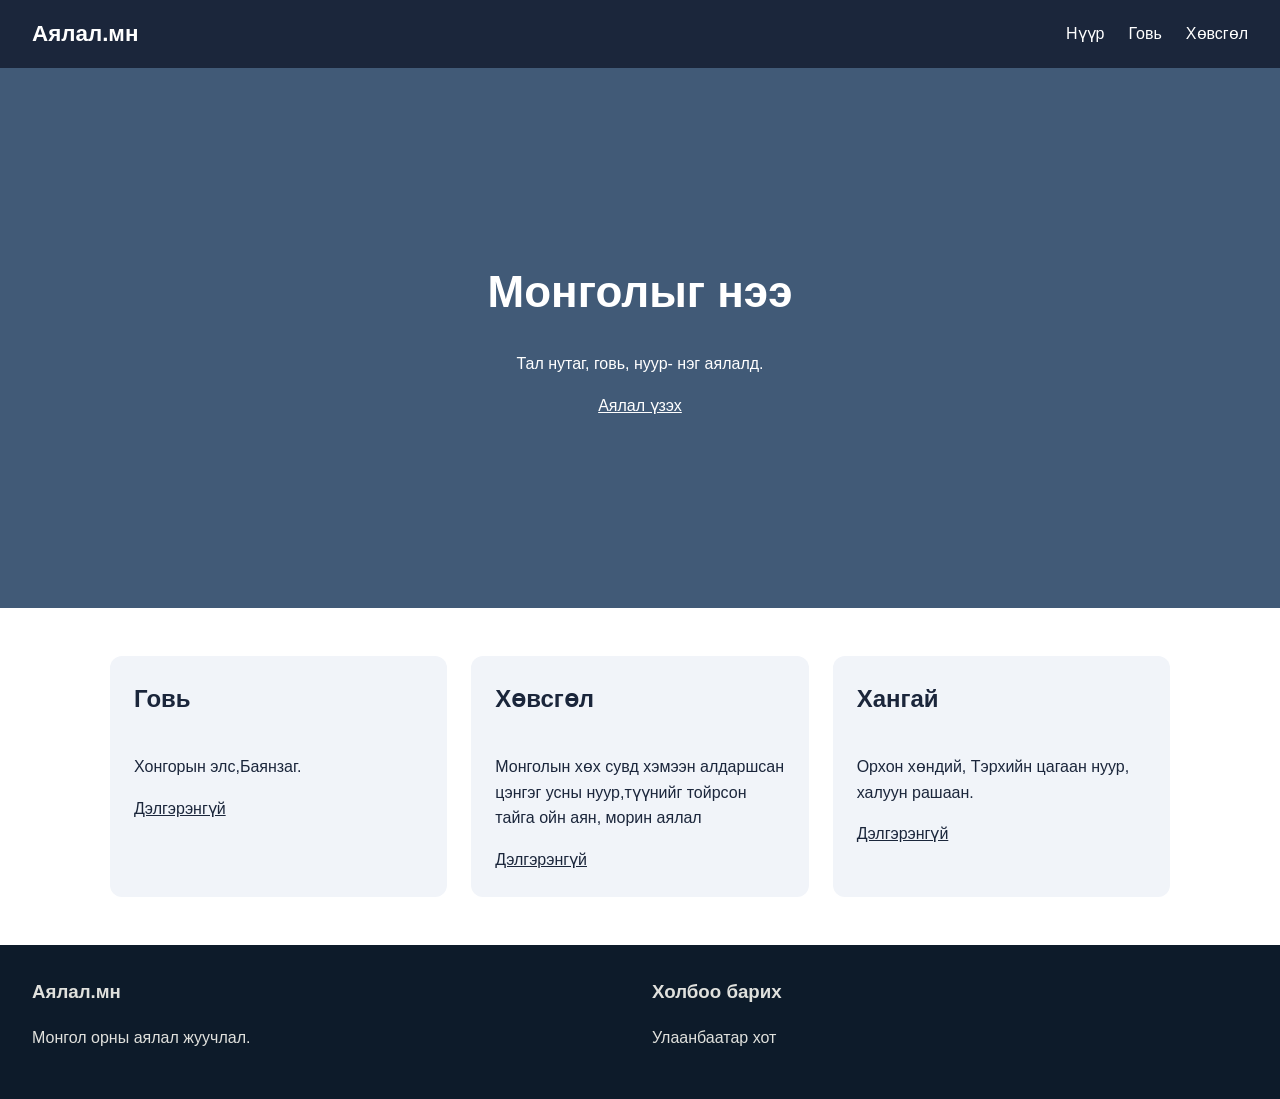
<file: CSS-2/04-ayalal/index.html>
<!DOCTYPE html>
<html lang="mn"
<head>
    <meta charset="UTF-8">
    <meta name="viewport"content="width=device-width, initial-scale=1.0">
<title>Аялал.мн - Монголыг нээ</title>
<link rel="stylesheet" href="style.css">
</head>
<body>
    <header class="site-header">
        <a class="logo" href="index.html">Аялал.мн</a>
        <nav>
            <ul class="nav-list">
                <li><a href=index.html>Нүүр</a></li>
                <li><a href="gobi.html">Говь</a></li>
                <li><a href="hovsgol.html">Хөвсгөл</a></li>
            </ul>
        </nav>
    </header>
    <main>
        <section class="hero">
            <h1>Монголыг нээ</h1>
            <p>Тал нутаг, говь, нуур- нэг аялалд.</p>
            <a class="btn"href="#tours">Аялал үзэх</a>
        </section>

        <section class="features" id="tours">
            <article class="feature">
                <h2>Говь</h2>
                <p>Хонгорын элс,Баянзаг.</p>
                <a class="btn" href="gobi.html">Дэлгэрэнгүй</a>
            </article>
            <article class="feature">
                <h2>Хөвсгөл</h2>
                <p>Монголын хөх сувд хэмээн алдаршсан цэнгэг усны нуур,түүнийг тойрсон тайга ойн аян, морин аялал</p>
                <a class="btn" href="hovsgol.html">Дэлгэрэнгүй</a>
            </article>
            <article class="feature">
                <h2>Хангай</h2>
                <p>Орхон хөндий, Тэрхийн цагаан нуур, халуун рашаан.</p>
                <a class="btn" href="#">Дэлгэрэнгүй</a>
            </article>
        </section>
    </main>

    <footer class="site-footer">
        <div class="footer-col">
            <h3>Аялал.мн</h3>
            <p>Монгол орны аялал жуучлал.</p>
        </div>
        <div class="footer-col">
            <h3>Холбоо барих</h3>
            <p>Улаанбаатар хот</p>
        </div>
    </footer>
</body>
</html>
</file>
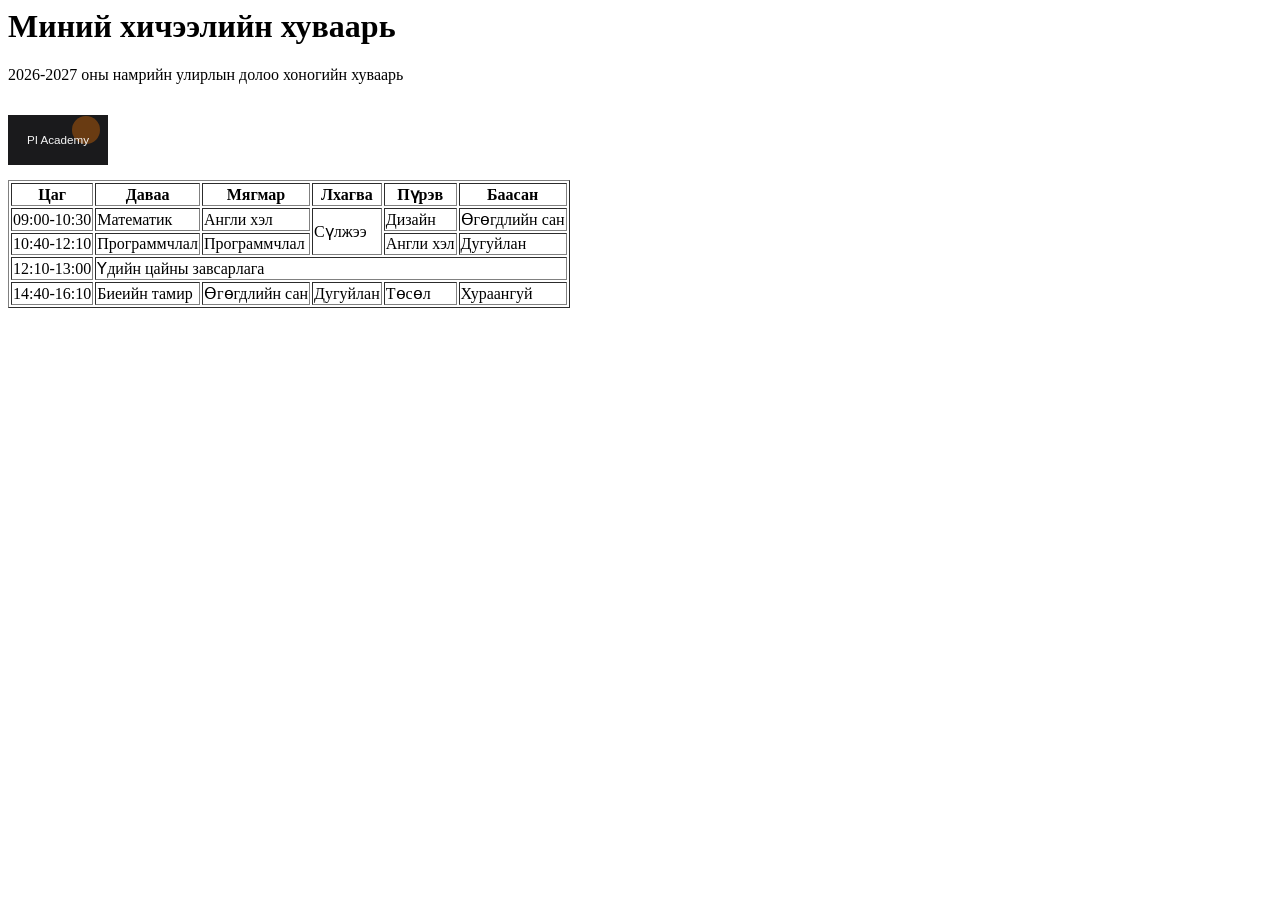
<file: web01/jor/index2.html>
<html>
    <head>
        <title>

        </title>
    </head>
    <body>
        <h1>Миний хичээлийн хуваарь</h1>
        <p>2026-2027 оны намрийн улирлын долоо хоногийн хуваарь</p>
        <table border="1">
            <img src="../logo.svg" alt="Pia Academy" width="100" height="80" >
            <thead>
                <tr>
                    <th>Цаг</th>
                    <th>Даваа</th>
                    <th>Мягмар</th>
                    <th>Лхагва</th>
                    <th>Пүрэв</th>
                    <th>Баасан</th>
                </tr>
            </thead>
            <tbody>
            <tr>
                <td>09:00-10:30</td>
                <td>Математик</td>
                <td>Англи хэл</td>
                <td rowspan="2">Сүлжээ</td>
                <td>Дизайн</td>
                <td>Өгөгдлийн сан</td>
            </tr>
            <tr>
                <td>10:40-12:10</td>
                <td>Программчлал</td>
                <td>Программчлал</td>
                <td>Англи хэл</td>
                <td>Дугуйлан</td>
            </tr>
            <tr>
                <td>12:10-13:00</td>
                <td colspan="5">Үдийн цайны завсарлага</td>
            </tr>
            <tr>
                <td>14:40-16:10</td>
                <td>Биеийн тамир</td>
                <td>Өгөгдлийн сан</td>
                <td>Дугуйлан</td>
                <td>Төсөл</td>
                <td>Хураангуй</td>
            </tr>

            </tbody>

        </table>
    </body>
</html>
</file>
<file: Portfolio/style.css>
/*Нийт тохиргоо болон өнгөний палитр */
:root {
    --bg-color: #fff5f7;
    --card-bg: #ffffff;
    --primary: #f48fb1;
    --primary-hover: #f06292;
    --primary-light: #fce4ec;
    --text-color: #4a4a4a;
    --text-dark: #2c2c2c;
    --accent: #f8bbd0;
    --shadow: 0 10px 30px rgba(244, 143, 177, 0.15);
}

* {
    margin: 0;
    padding: 0;
    box-sizing: border-box;
}

html {
    scroll-behavior: smooth;
}

body {
    font-family: 'Nunito', sans-serif;
    background-color: var(--bg-color);
    color: var(--text-color);
    line-height: 1.6;
}

/* Навигаци цэс */
.navbar {
    display: flex;
    justify-content: space-between;
    align-items: center;
    padding: 20px 8%;
    background-color: rgba(255, 255, 255, 0.9);
    backdrop-filter: blur(8px);
    position: sticky;
    top: 0;
    z-index: 100;
    box-shadow: 0 2px 15px rgba(244, 143, 177, 0.08);
}

.logo {
    font-family: 'Comfortaa', cursive;
    font-size: 1.3rem;
    font-weight: 700;
    color: var(--primary-hover);
}

.nav-links a {
    text-decoration: none;
    color: var(--text-color);
    margin-left: 25px;
    font-weigth: 600;
    transition: color 0.3s ease;
}

.nav-links a:hover {
    color: var(--primary-hover);
}

/* Үндсэн Header */
.hero {
    text-align: center;
    padding: 70px 20px 40px;
    background: linear-gradient(180deg, #ffffff 0%, var(--bg-color)100%);
}

.hero-content {
    max-width: 600px;
    margin: 0 auto;
}

.greeting-badge {
    display: inline-block;
    background-color: var(--primary-ligth);
    color: var(--primary-hover);
    padding: 8px 18px;
    border-radius: 20px;
    font-size: 0.95rem;
    font-weight: 600;
    margin-bottom: 15px;

}

.hero p {
    font-size: 1.1rem;
    color: #666;
    margin-bottom: 25px;
}

.btn {
    display: inline-block;
    background-color: var(--primary);
    color: white;
    padding: 12px 28px;
    border-radius: 25px;
    text-decoration: none;
    font-weight: 700;
    box-shadow: 0 4px 15px rgba(244, 143, 177, 0.4);
    transition: all 0.3s ease;
}

.btn:hover {
    background-color: var(--primary-hover);
    transform: translateY(-2px);
    box-shadow: 0 6px 20px rgba(244, 143, 177, 0.5);
}

/* Контэйнер ба Картууд */
.container {
    max-width: 800px;
    margin: 0 auto;
    padding: 20px;
}

.card {
    background-color: var(--card-bg);
    border-radius: 24px;
    padding: 35px;
    margin-bottom: 30px;
    box-shadow: var(--shadow);
    border: 1px solid rgba(248, 187, 208, 0.3);
}

.card-header {
    display: flex;
    align-items: center;
    gap: 10px;
    margin-bottom: 25px;
    border-bottom: 2px dashed var(--primary-light);
    padding-bottom: 12px;
}

.card-header h2 {
    font-family: 'Comfortaa', cursive;
    color: var(--text-dark);
    font-size: 1.5rem;
}

.sparkle {
    font-size: 1.3rem;
}

/* Танилцуулга хэсэг */
.about-grid {
    display: flex;
    align-items: center;
    gap: 30px;
}

.avatar-circle {
    width: 110px;
    height: 110px;
    background: linear-gradient(135deg, var(--primary-ligth), var(--accent));
    border-radius: 50%;
    display: flex;
    justify-content: center;
    font-size: 3rem;
    box-shadow: 0 6px 15px rgba(244, 143, 177, 0.2);

}

.about-text {
    flex: 1;
}

.highlight-text {
    font-size: 1.2rem;
    color: var(--text-dark);
    margin-bottom: 10px;
}

.info-tags {
    display: flex;
    gap: 10px;
    flex-wrap: wrap;
    margin-top: 15px;
}

.tag {
    background-color: var(--primary-ligth);
    color: var(--primary-hover);
    padding: 6px 14px;
    border-radius: 12px;
    font-size: 0.85rem;
    font-weight: 600;
}

/*Суралцсан замнал (Timeline)*/
.timeline {
    display: flex;
    flex-direction: column;
    gap: 25px;
    position: relative;
}

.timeline::before {
    content: "";
 position: absolute;
    left: 20px;
    top: 15px;
    bottom: 15px;
    width: 3px;
    background-color: var(--primary-light);
}

.timeline-item {
    display: flex;
    gap: 20px;
    position: relative;
}

.timeline-icon {
    width: 43px;
    height: 43px;
    background-color: var(--primary);
    color: white;
    border-radius: 50%;
    display: flex;
    justify-content: center;
    align-items: center;
    font-weight: 700;
    font-size: 1.1rem;
    z-index: 1;
    box-shadow: 0 0 0 5px var(--bg-color);
}

.timeline-content {
    flex: 1;
    background-color: #fff9fa;
    padding: 20px;
    border-radius: 16px;
    border: 1px solid var(--primary-light);
}

.month-badge {
    display: inline-block;
    font-size: 0.8rem;
    font-weight: 700;
    color: #888;
    background-color: #eee;
    padding: 3px 10px;
    border-radius: 10px;
    margin-bottom: 8px;

}

.active-month {
    background-color: var(--primary-ligth);
    color: var(--primary-hover);

}

.timeline-content h3 {
    font-size: 1.1rem;
    color: var(--text-dark);
    margin-bottom: 8px;

}

.skills-list {
    display: flex;
    gap: 8px;
    flex-wrap: wrap;
    margin-top: 12px;
}

.skill-chip {
    background-color: #f0f0f0;
    color: #666;
    font-size: 0.8rem;
    padding: 4px 10px;
    ;
    border-radius: 8px;
}

.active-chip {
    background-color: var(--accent);
    color: var(--text-dark);
    font-weight: 600;

}

/* Footer*/
footer {
    text-align: center;
    padding: 25px;
    color: #888;
    font-size: 0.9rem;

}

/*Responsive/Гар утасны тохиргоо*/
@media (max-width:600px) {
    .navbar {
        flex-direction: column;
        gap: 10px;
    }

    .about-grid {
        flex-direction: column;
        text-align: center;
    }

    .timeline::before {
        left: 15px;
    }

    .timeline-icon {
        width: 32px;
        height: 32px;
        font-size: 0.9rem;
    }

    .card {
        padding: 20px;
    }

   
.avatar-box {
    width: 110px;
    height: 110px;
    border-radius: 50%;
    overflow: hidden; 
}

.profile-img {
    width: 100%;
    height: 100%;
    object-fit: cover; 
    border-radius: 50%;

    
    }
}
</file>
<file: Youtube/style.css>
* {
  margin: 0;
  padding: 0;
  box-sizing: border-box;
}

body {
  width: 100%;
  min-height: 100vh;
  background: #03191a;
  font-family: system-ui, -apple-system, BlinkMacSystemFont, "Segoe UI", Roboto,
    Oxygen, Ubuntu, Cantarell, "Open Sans", "Helvetica Neue", sans-serif;
}

.logo-color {
  color: #bbf1d3;
}

.sidebar-color {
  color: #b7fcd4;
}

.underline-none {
  text-decoration: none;
}

.font-xxl {
  font-size: 2rem;
}

.font-sm {
  font-size: 0.9rem;
}

.bold {
  font-weight: bold;
}

.flex {
  display: flex;
}

.flex-column {
  flex-direction: column;
}

.justify-center {
  justify-content: center;
}

.items-center {
  align-items: center;
}

.gap-1 {
  gap: 10px;
}

.gap-2 {
  gap: 20px;
}

.gap-4 {
  gap: 40px;
}

.small-profile {
  width: 35px;
  border-radius: 50%;
}

.btn {
  width: fit-content;
  padding: 10px 80px 10px 10px;
  border-radius: 10px;
  cursor: pointer;
}

.btn-active {
  background: linear-gradient(to right, #013433, #005449, #013433);
  border: 1px solid #005449;
}

.profile-container {
  padding: 5px 10px 5px 10px;
}

.text-active {
  font-weight: bold;
  color: #b7fcd4;
}

.left-sidebar {
  background: #031c20;
  width: fit-content;
  min-height: 100vh;
  padding: 40px 0 40px 20px;
  border-right: 1px solid #006c6f;
}

.right-sidebar {
  flex-grow: 1;
}

.search-container {
  max-width: 400px;
  width: 80%;
  display: flex;
  align-items: center;
  gap: 10px;
  border: 1px solid #3b4747;
  border-radius: 30px;
  padding-left: 10px;
}

.search-input {
  width: 100%;
  background: transparent;
  padding: 10px 0;

  outline: none;
  color: #b7fcd4;
  border: 0;
}

.justify-between {
  justify-content: space-between;
}

.text-links {
  color: #2fbcb7;
}

.pb-1 {
  padding-bottom: 10px;
}

.block {
  display: block;
}

.border-bottom-1 {
  border-bottom: 1px solid #013433;
}

.category-container {
  width: fit-content;
}

.mt-1 {
  margin-top: 10px;
}

.mt-2 {
  margin-top: 20px;
}

.mt-3 {
  margin-top: 30px;
}

.mt-4 {
  margin-top: 40px;
}

.selected-category {
  border-bottom: 1px solid rgb(43, 168, 97);
}

.card {
  border-radius: 20px;
  background: linear-gradient(to bottom, #052628, #052628, #03191a);
  border-top: 1px solid #006c6f;
  border-left: 1px solid linear-gradient(to bottom, #006c6f, #052628, #03191a);
  border-right: 1px solid linear-gradient(to bottom, #006c6f, #052628, #03191a);
}

.card-video {
  width: 100%;
  border-radius: 20px;
}

.card-profile {
  width: 40px;
  border-radius: 50%;
}

.card-container {
  margin-bottom: 40px;
  display: grid;
  grid-template-columns: repeat(auto-fit, minmax(400px, 1fr));
  gap: 40px;
  padding: 0 40px;
  margin-top: 30px;
  cursor: pointer;
}

.card-title {
  color: #b8ecca;
  font-size: 1.2rem;
  font-weight: 500;
}

.card-channel {
  color: #066961;
  font-weight: 500;
  font-size: 0.9rem;
}

.card-views {
  color: #066961;
  font-size: 0.8rem;
}

.card-time {
  color: #066961;
  font-size: 0.8rem;
}

.card-information {
  padding: 20px 0 20px 20px;
}

.topbar-container {
  padding: 20px;
}

.mb-3 {
  margin-bottom: 30px;
}

@media (max-width: 1100px) {
  .card-container {
    display: flex;
    flex-wrap: wrap;
  }

  .card-container > * {
    min-width: 0;
    width: 100%;
  }

  .card {
    min-width: 0;
  }
}
</file>
<file: CSS-1/01-neriin-huudas/style.css>
/* === Суурь: body === */
body {
  max-width: 640px;
  margin: 40px auto;
  padding: 0 20px;
  font-family: "Roboto", "Helvetica Neue", Arial, sans-serif;
  font-size: 16px;
  line-height: 1.6;
  color: #2b2d42; /* HEX хэлбэр */
}

/* === Гарчгууд: Google Fonts (Montserrat, кирилл дэмждэг) === */
h1,
h2 {
  font-family: "Montserrat", Arial, sans-serif;
}

h1 {
  margin-bottom: 0;
  font-size: 2.25rem;
  font-weight: 800;
  letter-spacing: 0.08em;
  text-transform: uppercase;
}

h2 {
  margin-top: 2rem;
  font-size: 1.4rem;
  font-weight: 600;
  color: hsl(231, 52%, 38%); /* HSL хэлбэр */
}

/* === Албан тушаал === */
.role {
  margin-top: 0.25rem;
  color:black (0, 0, 0); /* RGB хэлбэр */
}

/* === Холбоосууд (төлөвүүд: link, visited, hover) === */
a {
  color: #d62839;
  text-decoration: none;
}

a:visited {
  color: #6a4c93;
}

a:hover {
  color: #f77f00;
  text-decoration: underline;
}
 ul>li a {
  color:purple
 }
</file>
<file: CSS-1/02-klub/style.css>
/* === Суурь === */
body {
  max-width: 560px;
  margin: 40px auto;
  padding: 0 20px;
  font-family: Arial, sans-serif;
  line-height: 1.6;
}

/* сонгогчийн төрөл: бүлэг сонгогч (h1, h2 нэг фонт) */
h1,
h2 {
  font-family: Georgia, "Times New Roman", serif;
}

/* сонгогчийн төрөл: ID сонгогч (specificity 1-0-0) */
#title {
  color: #1d3557;
}

/* сонгогчийн төрөл: class сонгогч */
.intro {
  color: #6c757d;
  font-style: italic;
}

/* сонгогчийн төрөл: удмын сонгогч (.clubs доторх бүх li) */
.clubs li {
  padding: 10px 14px;
  background: #f1f3f9; /* specificity 0-1-1 */
}

/* сонгогчийн төрөл: псевдо-класс — зебра */
.clubs li:nth-child(odd) {
  background: #e3e8f5;
}

/*
  Specificity: .clubs li = 0-1-1, .featured = 0-1-0.
  0-1-1 > 0-1-0 тул .featured өөрөө ганцаараа бичигдвэл ялагдана.
  Тиймээс .clubs .featured (0-2-0) гэж нарийн бичиж ялуулав.
*/
.featured {
  background: #ffd166;
}

.clubs .featured {
  background: #ffd166;
  font-weight: bold;
}

/* сонгогчийн төрөл: псевдо-элемент (::before) */
.featured::before {
  content: "★ ";
  color: #e07a00;
  font-weight: bold;
}

/* сонгогчийн төрөл: хөрш сонгогч (h2 + p) */
h2 + p {
  margin-top: 0;
}

/* сонгогчийн төрөл: атрибут сонгогч (https-ээр эхэлсэн) */
a[href^="https"]::after {
  content: " ↗";
  font-size: 0.85em;
}

/* сонгогчийн төрөл: атрибут сонгогч (зөвхөн имэйлийн талбар) */
input[type="email"] {
  border: 2px solid #2a9d8f;
}

input {
  padding: 8px 10px;
}
</file>
<file: CSS-1/03-uniin-kart/style.css>
/* === Reset === */
*,
*::before,
*::after {
  box-sizing: border-box;
}

body {
  margin: 0;
  font-family: Arial, sans-serif;
  background: #f4f6fb;
}

/* === Карт ===
   Тооцолол: box-sizing: content-box байсан бол нийт өргөн
   320 + 24×2 (padding) + 1×2 (border) = 370px болно.
   border-box тул width: 320px нь padding, border-ийг багтаана. */
.price-card {
  width: 320px;
  margin: 40px auto;
  padding: 24px;
  background: #ffffff;
  border: 1px solid #d9deea;
  border-radius: 12px;
  box-shadow: 0 6px 20px rgba(29, 53, 87, 0.12);
}

.price-card__title {
  margin: 0 0 8px;
}

.price-card__price {
  margin: 0 0 16px;
  font-size: 1.5rem;
  font-weight: bold;
  color: #e63946;
}

/* === Жагсаалт === */
.price-card__features {
  margin: 0 0 20px;
  padding: 0;
  list-style: none;
}

.price-card__features li {
  padding: 8px 0;
  border-bottom: 1px solid #e5e8f0;
}

.price-card__features li:last-child {
  border-bottom: none;
}

/* === Товч ===
   display: block — бүтэн өргөн эзэлнэ (inline бол padding дээд/доод
   талд зэргэлдээ мөрийг түлхэхгүй, өргөн нь текстээр хязгаарлагдана). */
.price-card__button {
  display: block;
  padding: 12px 20px;
  text-align: center;
  text-decoration: none;
  color: #ffffff;
  background: #1d3557;
  border-radius: 8px;
}

.price-card__button:hover {
  background: #e63946;
}
</file>
<file: CSS-2/04-ayalal/style.css>
/* === Reset ба суурь === */
*,
*::before,
*::after {
    box-sizing: border-box;
}

body{
    margin: 0;
    font-family: Arial, sans-serif;
    line-height: 1.6;
    color:#1b263b;
}
a {
    color: inherit;
}


/* === Толгой хэсэг: лого зүүн, цэс баруун === */
.site-header {
    display:flex;
    justify-content: space-between;
    align-items: center;
    padding: 16px 32px;
    background-color: #1b263b;
    color: #ffffff;
}

.logo {
    font-size: 1.4rem;
    font-weight: bold;
    text-decoration: none;
}
/* === Цэс: хэвтээ эгнээ === */
.nav-list {
  display: flex;
  gap: 24px;
  margin: 0;
  padding: 0;
  list-style: none;
}

.nav-list a{
    text-decoration: none;
}

.nav-list a:hover {
    text-decoration: underline;
}

/* === Гол хэсэг: зүүн талд зураг, баруун талд текст === */
.hero {
    display: flex;
    flex-direction: column;
    justify-content: center;
    align-items: center;
    min-height: 60vh;
    padding: 40px 20px;
    text-align: center;
    color: #ffffff;
    background: #415a77;
}

.hero h1 {
    margin: 0 0 8px;
    font-size: 2.75rem;
}

/* === footer хэсэг: төвд байрласан текст === */
.features {
    display: flex;
    flex-wrap: wrap;
    gap: 24px;
    max-width: 1100px;
    margin: 0 auto;
    padding: 48px 20px;
}

.feature {
    display: flex;
    flex-direction: column;
    flex: 1;
    min-width: 250px;
    padding: 24px;
    background: #f1f4f9;
    border-radius: 12px;
}

.feature h2 {
    margin-top: 0;
}

/* === footer хэсэг: төвд байрласан текст === */
.site-footer {
    display: flex;
    gap: 24px;
    padding: 32px;
    color: #e0e1dd;
    background: #0d1b2a;
}

.footer-col {
    flex: 1;
}

.footer-col h3 {
    margin-top: 0;
}
</file>
